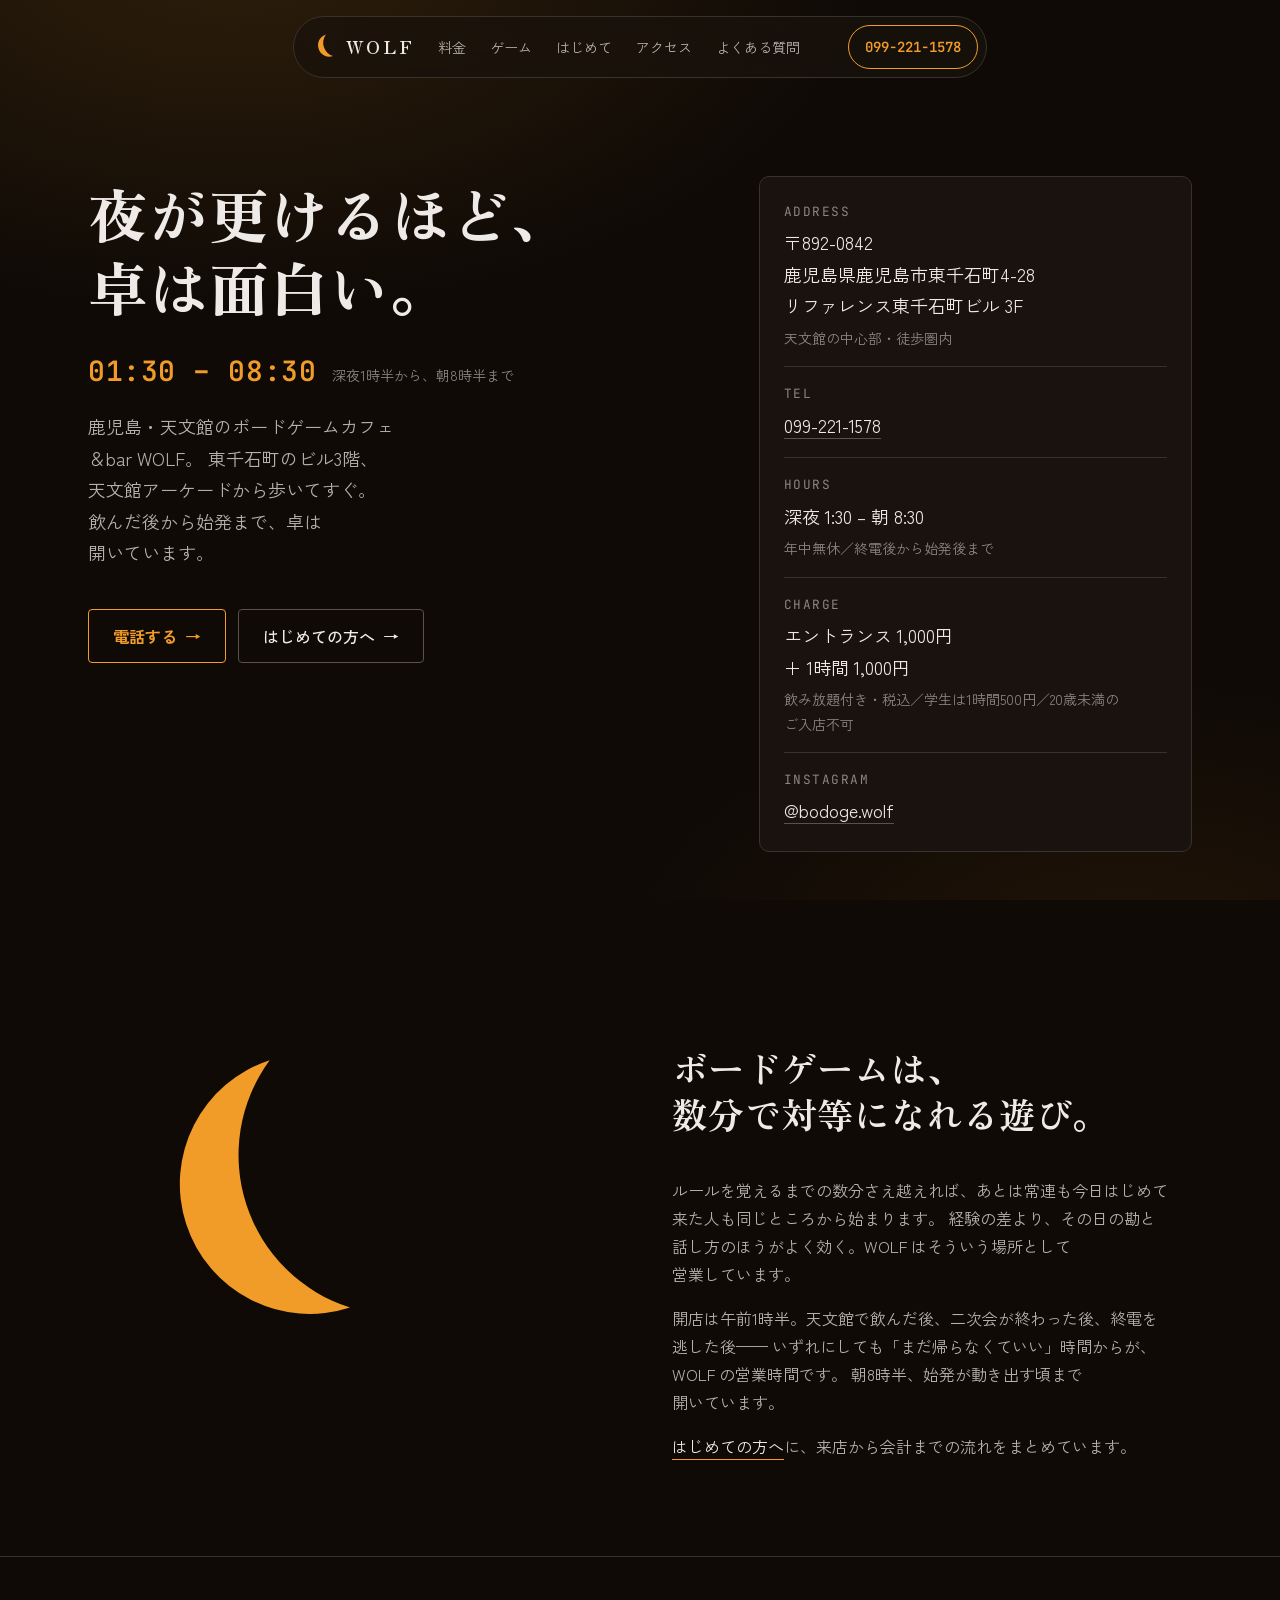
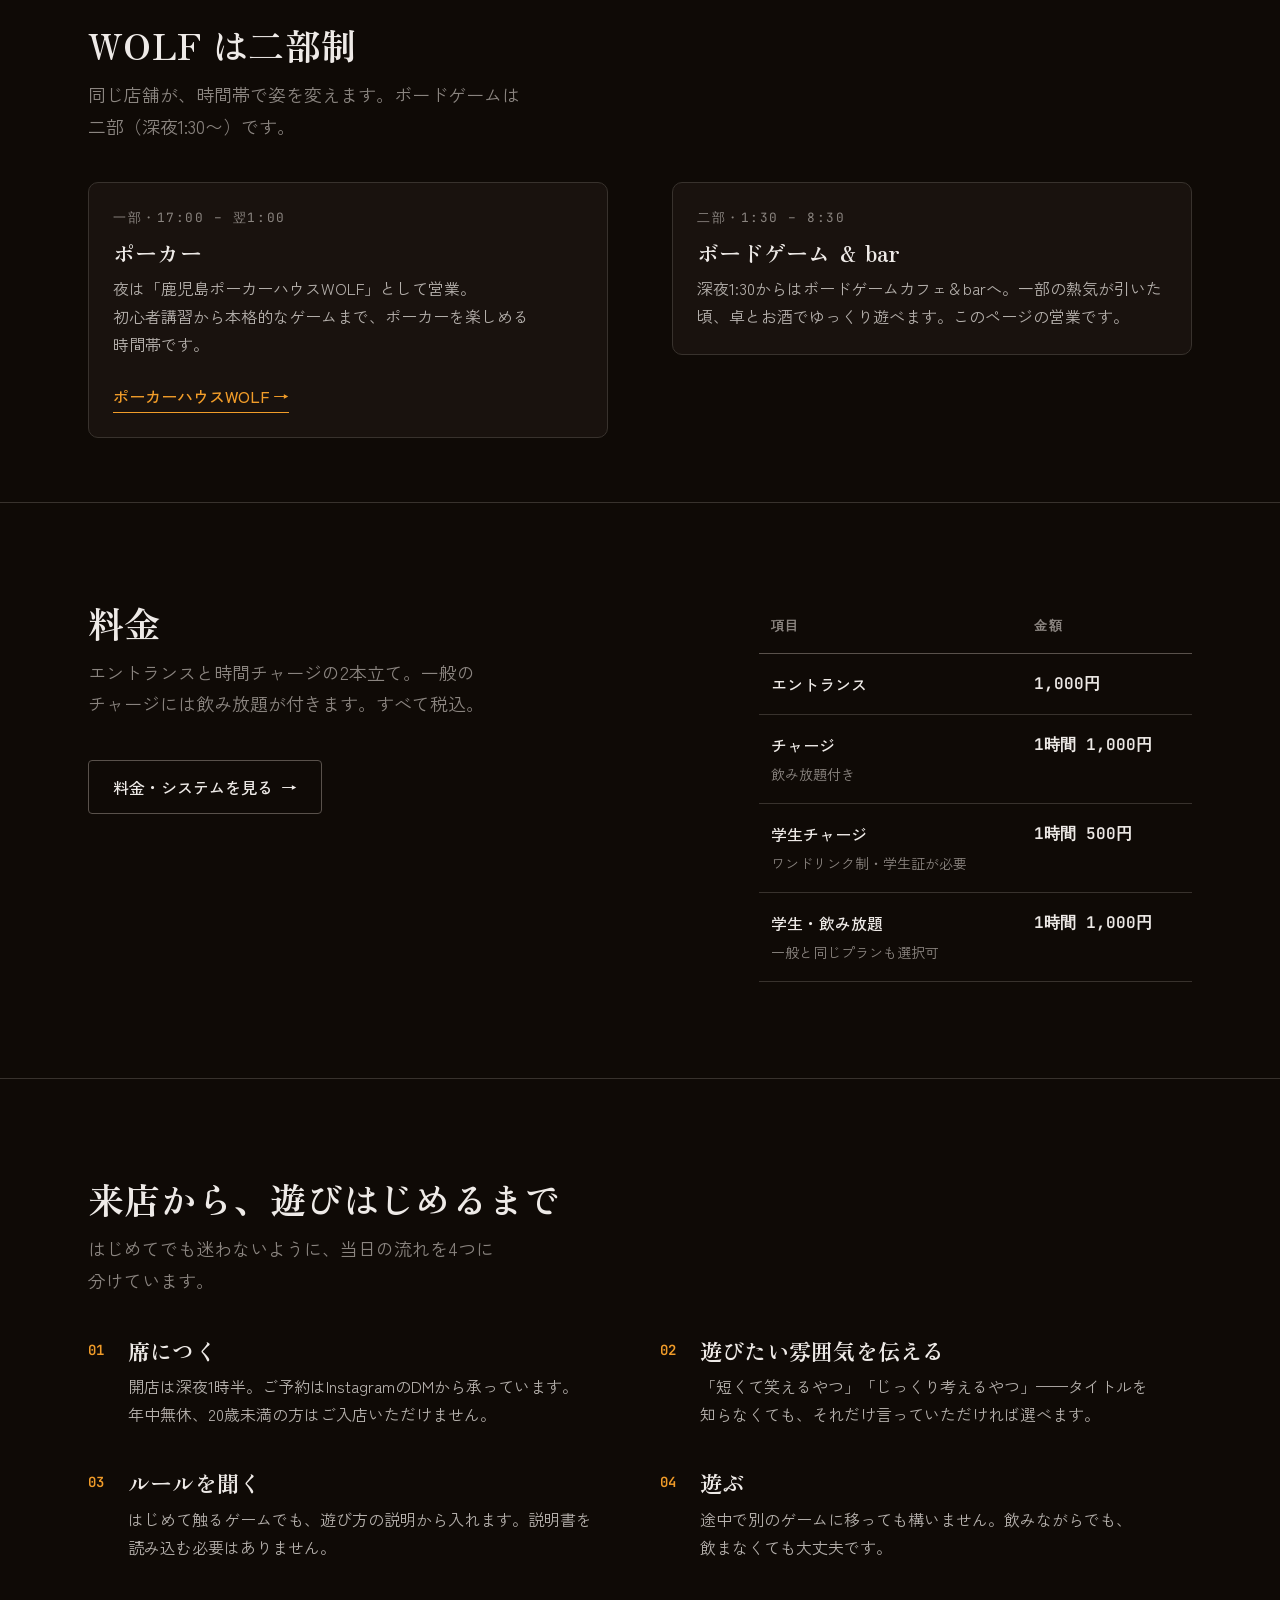
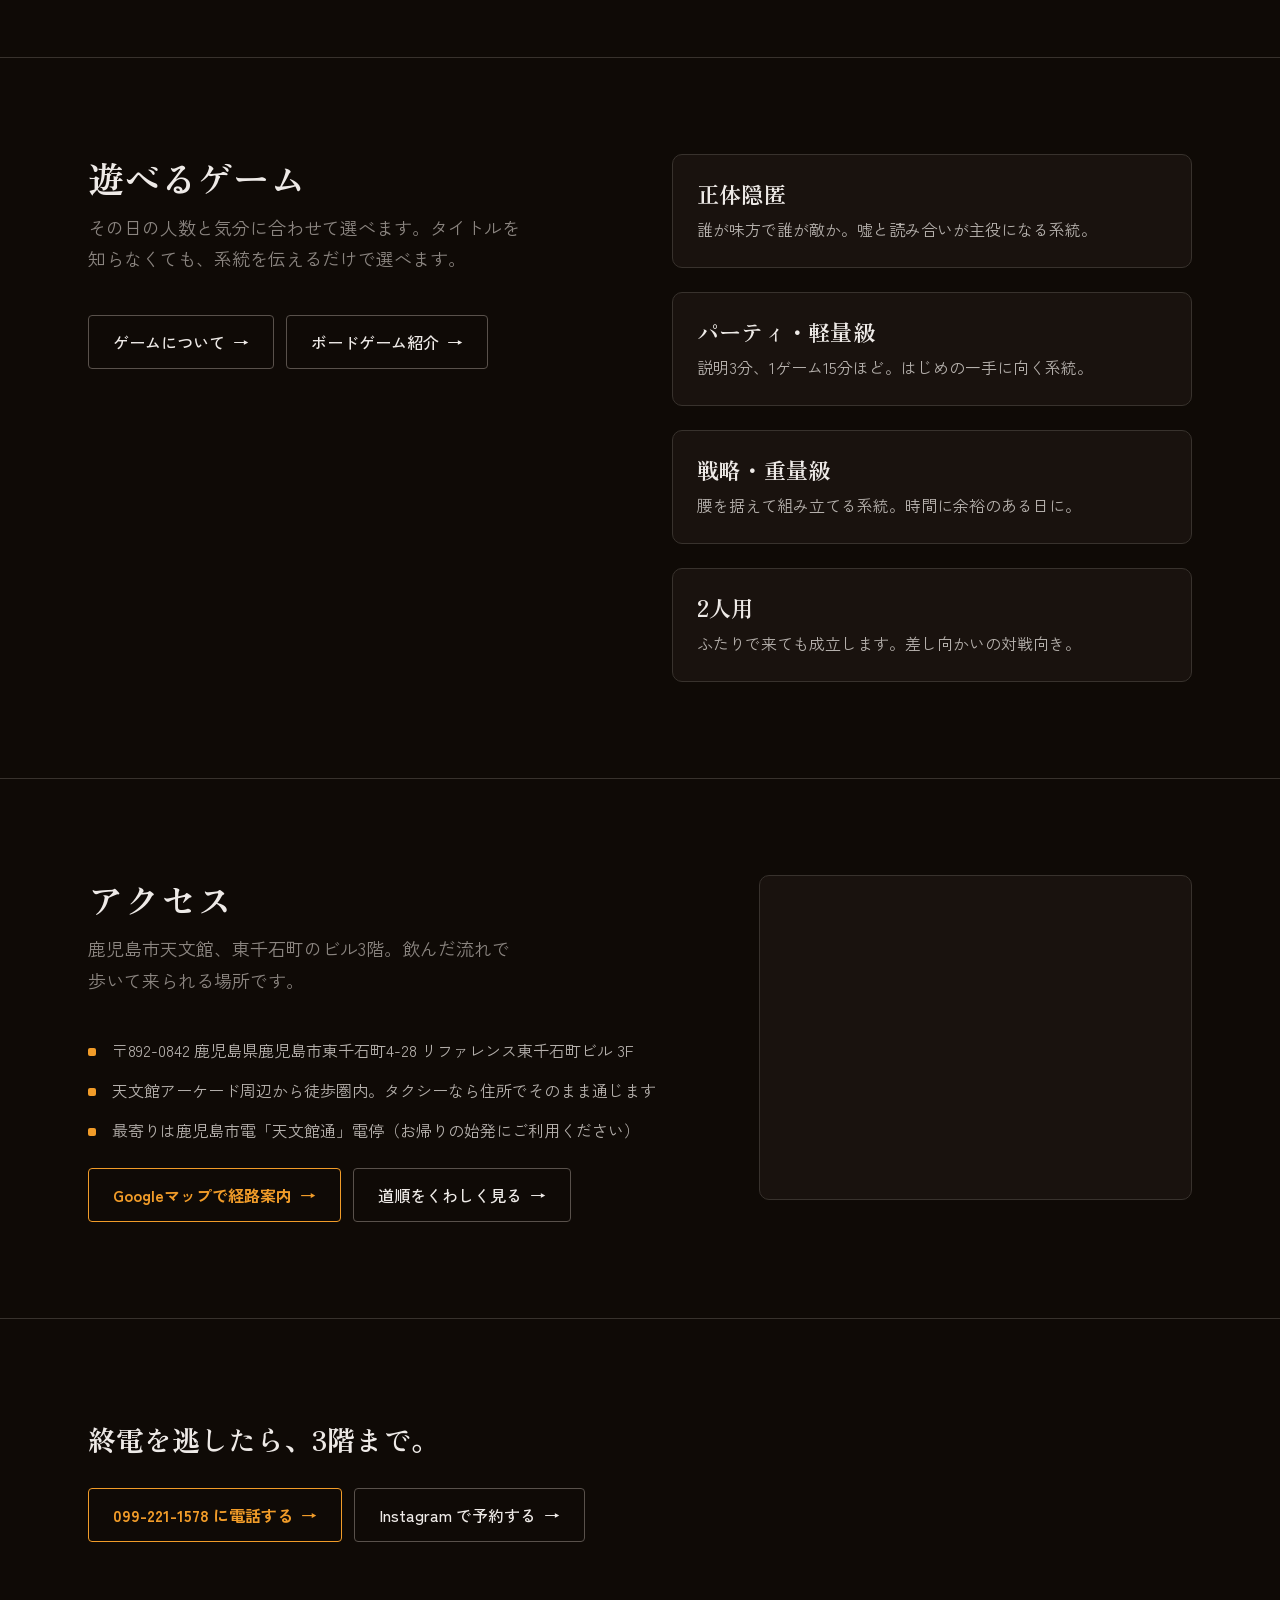
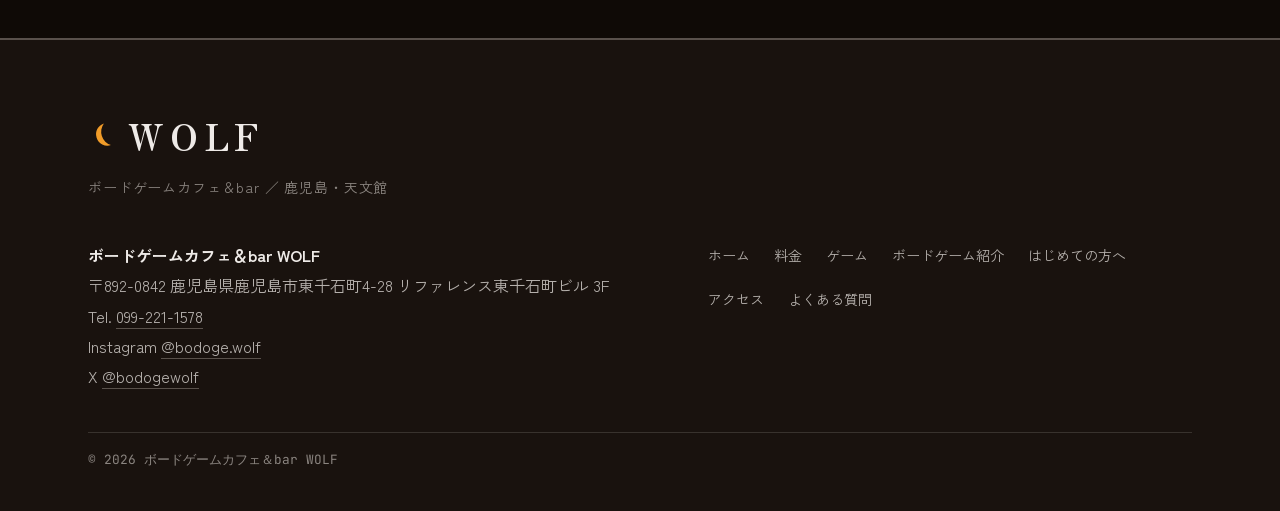
<file: index.html>
<!DOCTYPE html>
<html lang="ja">
<head>
<meta charset="utf-8">
<meta name="viewport" content="width=device-width, initial-scale=1">

<title>ボードゲームカフェ＆bar WOLF｜鹿児島・天文館 深夜1:30〜朝8:30</title>
<meta name="description" content="鹿児島市天文館・東千石町のビル3階。深夜1:30から朝8:30まで営業するボードゲームカフェ＆バー。飲み放題付きチャージ1時間1,000円。二次会の後、始発待ちにも。ひとりでも大丈夫。">
<link rel="canonical" href="https://wolf-tenmonkan.com/">
<meta name="robots" content="index,follow,max-image-preview:large">
<meta name="theme-color" content="#0f0a06">

<meta property="og:type" content="website">
<meta property="og:site_name" content="ボードゲームカフェ＆bar WOLF">
<meta property="og:title" content="ボードゲームカフェ＆bar WOLF｜鹿児島・天文館 深夜1:30〜朝8:30">
<meta property="og:description" content="天文館のビル3階。深夜1:30から朝8:30まで。飲み放題付きチャージ1時間1,000円のボードゲームカフェ＆バー。">
<meta property="og:url" content="https://wolf-tenmonkan.com/">
<meta property="og:locale" content="ja_JP">
<meta name="twitter:card" content="summary_large_image">
<meta name="twitter:site" content="@bodogewolf">
<meta property="og:image" content="https://wolf-tenmonkan.com/img/ogp.png">
<meta property="og:image:width" content="1200">
<meta property="og:image:height" content="630">
<meta name="twitter:image" content="https://wolf-tenmonkan.com/img/ogp.png">

<link rel="icon" href="favicon.svg" type="image/svg+xml">
<link rel="icon" href="img/favicon-64.png" sizes="64x64" type="image/png">
<link rel="apple-touch-icon" href="img/apple-touch-icon.png">
<link rel="preconnect" href="https://fonts.googleapis.com">
<link rel="preconnect" href="https://fonts.gstatic.com" crossorigin>
<link rel="stylesheet" href="https://fonts.googleapis.com/css2?family=JetBrains+Mono:wght@400;600&family=Zen+Kaku+Gothic+New:wght@400;500;700&family=Zen+Old+Mincho:wght@700;900&display=swap">
<link rel="stylesheet" href="css/style.css">

<!--
  構造化データ（JSON-LD）。JSONにコメントは書けないため、補足はここに。

  ・openingHoursSpecification は 01:30–08:30 を全曜日で設定しています。
    定休日ができたら dayOfWeek の配列から該当曜日を削るだけで表現できます。
  ・店内写真を用意したら "image": "https://wolf-tenmonkan.com/img/ogp.jpg" を追加。
-->
<script type="application/ld+json">
{
  "@context": "https://schema.org",
  "@graph": [
    {
      "@type": ["BarOrPub", "CafeOrCoffeeShop"],
      "@id": "https://wolf-tenmonkan.com/#business",
      "name": "ボードゲームカフェ＆bar WOLF",
      "alternateName": ["ボドゲカフェ&bar WOLF", "ボードゲームカフェ＆barウルフ", "WOLF 天文館"],
      "description": "鹿児島市天文館・東千石町にあるボードゲームカフェ＆バー。ひとりでも、はじめてでも遊べます。",
      "url": "https://wolf-tenmonkan.com/",
      "telephone": "+81-99-221-1578",
      "address": {
        "@type": "PostalAddress",
        "streetAddress": "東千石町4-28 リファレンス東千石町ビル 3F",
        "addressLocality": "鹿児島市",
        "addressRegion": "鹿児島県",
        "postalCode": "892-0842",
        "addressCountry": "JP"
      },
      "geo": {
        "@type": "GeoCoordinates",
        "latitude": 31.5916583,
        "longitude": 130.5527471
      },
      "hasMap": "https://maps.google.com/?cid=5036253123957703235",
      "sameAs": [
        "https://www.instagram.com/bodoge.wolf/",
        "https://x.com/bodogewolf",
        "https://maps.google.com/?cid=5036253123957703235"
      ],
      "publicAccess": true,
      "isAccessibleForFree": false,
      "currenciesAccepted": "JPY",
      "paymentAccepted": "現金, クレジットカード",
      "priceRange": "￥2000〜￥5000",
      "image": "https://wolf-tenmonkan.com/img/ogp.png",
      "logo": "https://wolf-tenmonkan.com/img/apple-touch-icon.png",
      "acceptsReservations": "https://www.instagram.com/bodoge.wolf/",
      "areaServed": { "@type": "Place", "name": "鹿児島市・天文館" },
      "keywords": "ボードゲームカフェ, ボードゲームバー, 人狼, 深夜バー, 天文館, 鹿児島市",
      "audience": {
        "@type": "PeopleAudience",
        "suggestedMinAge": 20
      },
      "openingHoursSpecification": [
        {
          "@type": "OpeningHoursSpecification",
          "dayOfWeek": ["Monday","Tuesday","Wednesday","Thursday","Friday","Saturday","Sunday"],
          "opens": "01:30",
          "closes": "08:30"
        }
      ]
    },
    {
      "@type": "WebSite",
      "@id": "https://wolf-tenmonkan.com/#website",
      "url": "https://wolf-tenmonkan.com/",
      "name": "ボードゲームカフェ＆bar WOLF",
      "inLanguage": "ja",
      "publisher": { "@id": "https://wolf-tenmonkan.com/#business" }
    }
  ]
}
</script>
</head>

<body>
<a class="skip" href="#main">本文へスキップ</a>

<header class="nav">
  <nav class="nav__pill" aria-label="メインナビゲーション">
    <a class="nav__brand" href="index.html" aria-label="ボードゲームカフェ＆bar WOLF ホーム">
      <svg class="mark" viewBox="0 0 32 32" aria-hidden="true" focusable="false"><path d="M22.5 3A13 13 0 1 0 22.5 29A16 16 0 0 1 22.5 3Z" fill="currentColor" transform="rotate(-18 16 16)"/></svg>
      <span class="nav__wordmark">WOLF</span>
    </a>

    <button class="nav__toggle" type="button" aria-expanded="false" aria-controls="nav-menu">メニュー</button>

    <ul class="nav__menu" id="nav-menu" data-open="false">
      <li><a href="price.html">料金</a></li>
      <li><a href="games.html">ゲーム</a></li>
      <li><a href="beginner.html">はじめて</a></li>
      <li><a href="access.html">アクセス</a></li>
      <li><a href="faq.html">よくある質問</a></li>
      <li><a class="nav__menu-cta" href="tel:+81992211578">099-221-1578</a></li>
    </ul>

    <a class="nav__cta" href="tel:+81992211578">099-221-1578</a>
  </nav>
</header>

<main id="main">

  <!-- Hero — H2 split diptych: 言葉を左、事実を右 -->
  <section class="hero">
    <div class="container split">
      <div class="enter">
        <h1 class="hero__display">夜が更けるほど、<br>卓は面白い。</h1>
        <p class="hero__hours">
          <span class="hero__hours-num">01:30 – 08:30</span>
          <span class="hero__hours-label">深夜1時半から、朝8時半まで</span>
        </p>
        <p class="hero__lede">
          鹿児島・天文館のボードゲームカフェ＆bar WOLF。
          東千石町のビル3階、天文館アーケードから歩いてすぐ。
          飲んだ後から始発まで、卓は開いています。
        </p>
        <div class="hero__actions">
          <a class="chip chip--primary" href="tel:+81992211578">
            電話する<span class="chip__arrow" aria-hidden="true">→</span>
          </a>
          <a class="chip" href="beginner.html">
            はじめての方へ<span class="chip__arrow" aria-hidden="true">→</span>
          </a>
        </div>
      </div>

      <div class="proof enter enter--2">
        <div class="proof__row">
          <div class="proof__key">Address</div>
          <p class="proof__val">〒892-0842<br>鹿児島県鹿児島市東千石町4-28<br>リファレンス東千石町ビル 3F</p>
          <p class="proof__note">天文館の中心部・徒歩圏内</p>
        </div>
        <div class="proof__row">
          <div class="proof__key">Tel</div>
          <p class="proof__val"><a href="tel:+81992211578">099-221-1578</a></p>
        </div>
        <div class="proof__row">
          <div class="proof__key">Hours</div>
          <p class="proof__val">深夜 1:30 – 朝 8:30</p>
          <p class="proof__note">年中無休／終電後から始発後まで</p>
        </div>
        <div class="proof__row">
          <div class="proof__key">Charge</div>
          <p class="proof__val">エントランス 1,000円<br>＋ 1時間 1,000円</p>
          <p class="proof__note">飲み放題付き・税込／学生は1時間500円／20歳未満のご入店不可</p>
        </div>
        <div class="proof__row">
          <div class="proof__key">Instagram</div>
          <p class="proof__val"><a href="https://www.instagram.com/bodoge.wolf/" rel="me noopener" target="_blank">@bodoge.wolf</a></p>
        </div>
      </div>
    </div>
  </section>

  <!-- WOLF について — 反転ダイプティク -->
  <section class="section">
    <div class="container split split--even split--flip">
      <div>
        <div class="head">
          <h2 class="head__title">ボードゲームは、<br>数分で対等になれる遊び。</h2>
        </div>
        <div class="prose">
          <p>
            ルールを覚えるまでの数分さえ越えれば、あとは常連も今日はじめて来た人も同じところから始まります。
            経験の差より、その日の勘と話し方のほうがよく効く。WOLF はそういう場所として営業しています。
          </p>
          <p>
            開店は午前1時半。天文館で飲んだ後、二次会が終わった後、終電を逃した後——
            いずれにしても「まだ帰らなくていい」時間からが、WOLF の営業時間です。
            朝8時半、始発が動き出す頃まで開いています。
          </p>
          <p><a href="beginner.html">はじめての方へ</a>に、来店から会計までの流れをまとめています。</p>
        </div>
      </div>

      <div>
        <svg class="mark mark--xl" viewBox="0 0 32 32" role="img" aria-label="WOLF のシンボルマーク（三日月）"><path d="M22.5 3A13 13 0 1 0 22.5 29A16 16 0 0 1 22.5 3Z" fill="currentColor" transform="rotate(-18 16 16)"/></svg>
      </div>
    </div>
  </section>

  <!-- 二部制 -->
  <section class="section section--tight">
    <div class="container">
      <div class="head">
        <h2 class="head__title">WOLF は二部制</h2>
        <p class="head__sub">同じ店舗が、時間帯で姿を変えます。ボードゲームは二部（深夜1:30〜）です。</p>
      </div>
      <div class="split split--even">
        <div class="card">
          <div class="proof__key">一部・17:00 – 翌1:00</div>
          <h3 class="card__title">ポーカー</h3>
          <p class="card__body">夜は「鹿児島ポーカーハウスWOLF」として営業。初心者講習から本格的なゲームまで、ポーカーを楽しめる時間帯です。</p>
          <p class="mt-lg"><a class="tlink" href="https://www.pokerhouse-wolf.com/" rel="noopener" target="_blank">ポーカーハウスWOLF<span class="chip__arrow" aria-hidden="true">→</span></a></p>
        </div>
        <div class="card">
          <div class="proof__key">二部・1:30 – 8:30</div>
          <h3 class="card__title">ボードゲーム ＆ bar</h3>
          <p class="card__body">深夜1:30からはボードゲームカフェ＆barへ。一部の熱気が引いた頃、卓とお酒でゆっくり遊べます。このページの営業です。</p>
        </div>
      </div>
    </div>
  </section>

  <!-- 料金 — F3 tabular spec sheet -->
  <section class="section">
    <div class="container split">
      <div>
        <div class="head">
          <h2 class="head__title">料金</h2>
          <p class="head__sub">エントランスと時間チャージの2本立て。一般のチャージには飲み放題が付きます。すべて税込。</p>
        </div>
        <a class="chip" href="price.html">料金・システムを見る<span class="chip__arrow" aria-hidden="true">→</span></a>
      </div>

      <div class="table-scroll">
        <table class="spec">
          <caption class="visually-hidden">料金の概要</caption>
          <thead>
            <tr><th scope="col">項目</th><th scope="col">金額</th></tr>
          </thead>
          <tbody>
            <tr><th scope="row">エントランス</th><td>1,000円</td></tr>
            <tr><th scope="row">チャージ<span class="spec__note"><br>飲み放題付き</span></th><td>1時間 1,000円</td></tr>
            <tr><th scope="row">学生チャージ<span class="spec__note"><br>ワンドリンク制・学生証が必要</span></th><td>1時間 500円</td></tr>
            <tr><th scope="row">学生・飲み放題<span class="spec__note"><br>一般と同じプランも選択可</span></th><td>1時間 1,000円</td></tr>
          </tbody>
        </table>
      </div>
    </div>
  </section>

  <!-- 来店の流れ — F4 step sequence -->
  <section class="section">
    <div class="container">
      <div class="head">
        <h2 class="head__title">来店から、遊びはじめるまで</h2>
        <p class="head__sub">はじめてでも迷わないように、当日の流れを4つに分けています。</p>
      </div>

      <ol class="steps">
        <li class="step">
          <h3 class="step__title">席につく</h3>
          <p class="step__body">開店は深夜1時半。ご予約は<a href="https://www.instagram.com/bodoge.wolf/" rel="noopener" target="_blank">Instagram</a>のDMから承っています。年中無休、20歳未満の方はご入店いただけません。</p>
        </li>
        <li class="step">
          <h3 class="step__title">遊びたい雰囲気を伝える</h3>
          <p class="step__body">「短くて笑えるやつ」「じっくり考えるやつ」——タイトルを知らなくても、それだけ言っていただければ選べます。</p>
        </li>
        <li class="step">
          <h3 class="step__title">ルールを聞く</h3>
          <p class="step__body">はじめて触るゲームでも、遊び方の説明から入れます。説明書を読み込む必要はありません。</p>
        </li>
        <li class="step">
          <h3 class="step__title">遊ぶ</h3>
          <p class="step__body">途中で別のゲームに移っても構いません。飲みながらでも、飲まなくても大丈夫です。</p>
        </li>
      </ol>
    </div>
  </section>

  <!-- ゲーム — 反転ダイプティク -->
  <section class="section">
    <div class="container split split--even split--flip">
      <div class="cards">
        <div class="card">
          <h3 class="card__title">正体隠匿</h3>
          <p class="card__body">誰が味方で誰が敵か。嘘と読み合いが主役になる系統。</p>
        </div>
        <div class="card">
          <h3 class="card__title">パーティ・軽量級</h3>
          <p class="card__body">説明3分、1ゲーム15分ほど。はじめの一手に向く系統。</p>
        </div>
        <div class="card">
          <h3 class="card__title">戦略・重量級</h3>
          <p class="card__body">腰を据えて組み立てる系統。時間に余裕のある日に。</p>
        </div>
        <div class="card">
          <h3 class="card__title">2人用</h3>
          <p class="card__body">ふたりで来ても成立します。差し向かいの対戦向き。</p>
        </div>
      </div>

      <div>
        <div class="head">
          <h2 class="head__title">遊べるゲーム</h2>
          <p class="head__sub">その日の人数と気分に合わせて選べます。タイトルを知らなくても、系統を伝えるだけで選べます。</p>
        </div>
        <div class="hero__actions">
          <a class="chip" href="games.html">ゲームについて<span class="chip__arrow" aria-hidden="true">→</span></a>
          <a class="chip" href="gamelist.html">ボードゲーム紹介<span class="chip__arrow" aria-hidden="true">→</span></a>
        </div>
      </div>
    </div>
  </section>

  <!-- アクセス -->
  <section class="section">
    <div class="container split">
      <div>
        <div class="head">
          <h2 class="head__title">アクセス</h2>
          <p class="head__sub">鹿児島市天文館、東千石町のビル3階。飲んだ流れで歩いて来られる場所です。</p>
        </div>
        <ul class="ticks">
          <li>〒892-0842 鹿児島県鹿児島市東千石町4-28 リファレンス東千石町ビル 3F</li>
          <li>天文館アーケード周辺から徒歩圏内。タクシーなら住所でそのまま通じます</li>
          <li>最寄りは鹿児島市電「天文館通」電停（お帰りの始発にご利用ください）</li>
        </ul>
        <div class="close-strip__actions">
          <a class="chip chip--primary" href="https://www.google.com/maps/dir/?api=1&amp;destination=31.5916583%2C130.5527471" rel="noopener" target="_blank">Googleマップで経路案内<span class="chip__arrow" aria-hidden="true">→</span></a>
          <a class="chip" href="access.html">道順をくわしく見る<span class="chip__arrow" aria-hidden="true">→</span></a>
        </div>
      </div>

      <div class="map">
        <iframe
          title="ボードゲームカフェ＆bar WOLF の地図"
          src="https://www.google.com/maps?q=31.5916583,130.5527471&hl=ja&z=18&output=embed"
          loading="lazy"
          referrerpolicy="no-referrer-when-downgrade"
          allowfullscreen></iframe>
      </div>
    </div>
  </section>

  <section class="close-strip">
    <div class="container">
      <p class="close-strip__line">終電を逃したら、3階まで。</p>
      <div class="close-strip__actions">
        <a class="chip chip--primary" href="tel:+81992211578">099-221-1578 に電話する<span class="chip__arrow" aria-hidden="true">→</span></a>
        <a class="chip" href="https://www.instagram.com/bodoge.wolf/" rel="noopener" target="_blank">Instagram で予約する<span class="chip__arrow" aria-hidden="true">→</span></a>
      </div>
    </div>
  </section>

</main>

<footer class="foot">
  <div class="container">
    <div class="foot__mast">
      <svg class="mark" viewBox="0 0 32 32" aria-hidden="true" focusable="false"><path d="M22.5 3A13 13 0 1 0 22.5 29A16 16 0 0 1 22.5 3Z" fill="currentColor" transform="rotate(-18 16 16)"/></svg>
      <span class="foot__wordmark">WOLF</span>
    </div>
    <p class="foot__tagline">ボードゲームカフェ＆bar ／ 鹿児島・天文館</p>

    <div class="foot__grid">
      <address class="foot__nap">
        <span class="foot__name">ボードゲームカフェ＆bar WOLF</span><br>
        〒892-0842 鹿児島県鹿児島市東千石町4-28 リファレンス東千石町ビル 3F<br>
        Tel. <a href="tel:+81992211578">099-221-1578</a><br>
        Instagram <a href="https://www.instagram.com/bodoge.wolf/" rel="me noopener" target="_blank">@bodoge.wolf</a><br>
        X <a href="https://x.com/bodogewolf" rel="me noopener" target="_blank">@bodogewolf</a>
      </address>

      <ul class="foot__links">
        <li><a href="index.html">ホーム</a></li>
        <li><a href="price.html">料金</a></li>
        <li><a href="games.html">ゲーム</a></li>
        <li><a href="gamelist.html">ボードゲーム紹介</a></li>
        <li><a href="beginner.html">はじめての方へ</a></li>
        <li><a href="access.html">アクセス</a></li>
        <li><a href="faq.html">よくある質問</a></li>
      </ul>
    </div>

    <p class="foot__legal">© 2026 ボードゲームカフェ＆bar WOLF</p>
  </div>
</footer>

<script src="js/site.js" defer></script>
</body>
</html>
</file>
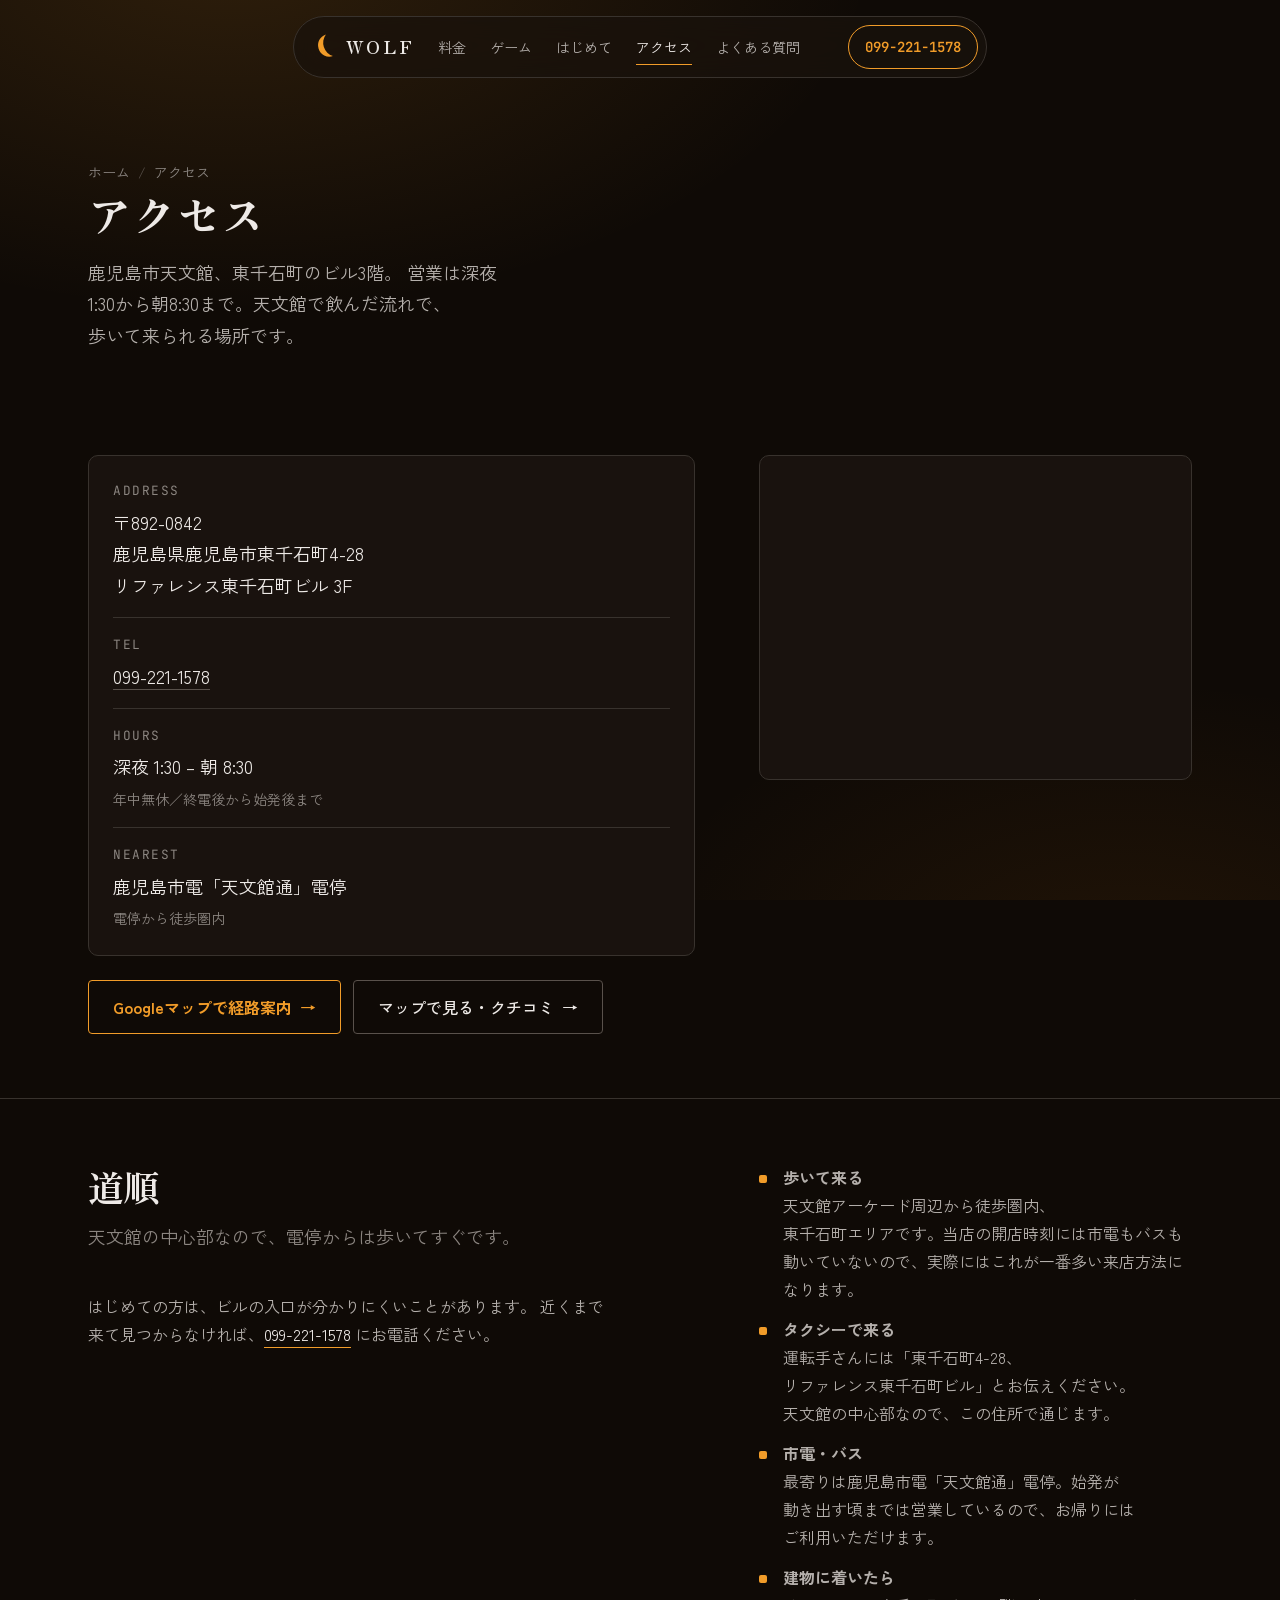
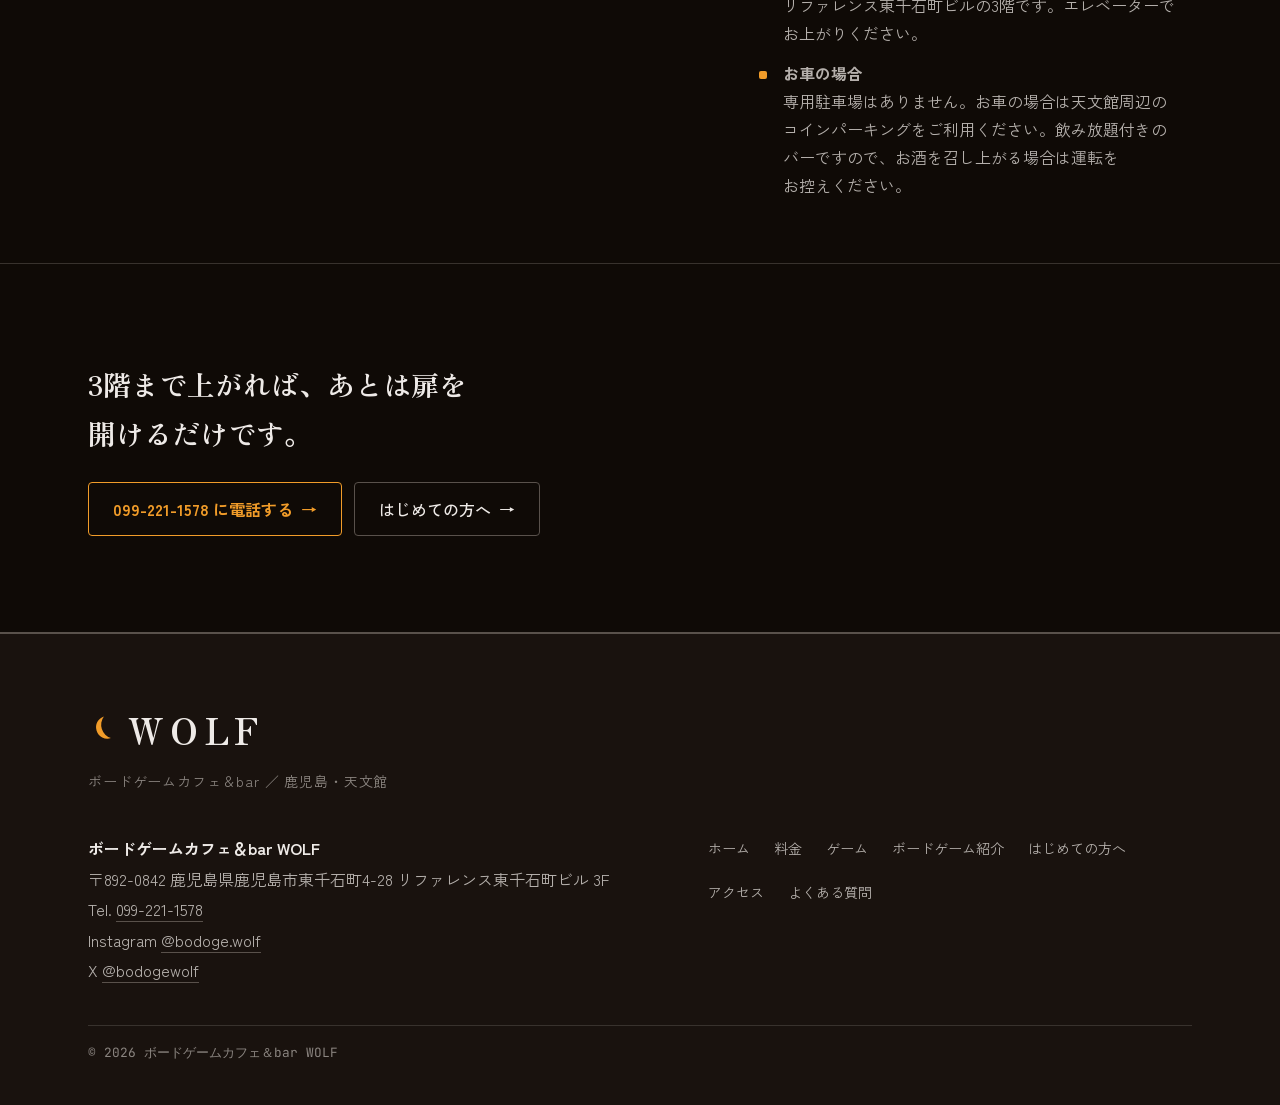
<file: access.html>
<!DOCTYPE html>
<html lang="ja">
<head>
<meta charset="utf-8">
<meta name="viewport" content="width=device-width, initial-scale=1">

<title>アクセス・地図｜ボードゲームカフェ＆bar WOLF（鹿児島市東千石町・天文館）</title>
<meta name="description" content="ボードゲームカフェ＆bar WOLF へのアクセス。〒892-0842 鹿児島県鹿児島市東千石町4-28 リファレンス東千石町ビル3F。天文館の中心部、徒歩圏内。深夜1:30〜朝8:30営業。地図と道順はこちら。">
<link rel="canonical" href="https://wolf-tenmonkan.com/access.html">
<meta name="robots" content="index,follow,max-image-preview:large">
<meta name="theme-color" content="#0f0a06">

<meta property="og:type" content="article">
<meta property="og:site_name" content="ボードゲームカフェ＆bar WOLF">
<meta property="og:title" content="アクセス・地図｜ボードゲームカフェ＆bar WOLF">
<meta property="og:description" content="鹿児島市東千石町4-28 リファレンス東千石町ビル3F。市電「天文館通」電停すぐ。">
<meta property="og:url" content="https://wolf-tenmonkan.com/access.html">
<meta property="og:locale" content="ja_JP">
<meta name="twitter:card" content="summary_large_image">
<meta name="twitter:site" content="@bodogewolf">
<meta property="og:image" content="https://wolf-tenmonkan.com/img/ogp.png">
<meta property="og:image:width" content="1200">
<meta property="og:image:height" content="630">
<meta name="twitter:image" content="https://wolf-tenmonkan.com/img/ogp.png">

<link rel="icon" href="favicon.svg" type="image/svg+xml">
<link rel="icon" href="img/favicon-64.png" sizes="64x64" type="image/png">
<link rel="apple-touch-icon" href="img/apple-touch-icon.png">
<link rel="preconnect" href="https://fonts.googleapis.com">
<link rel="preconnect" href="https://fonts.gstatic.com" crossorigin>
<link rel="stylesheet" href="https://fonts.googleapis.com/css2?family=JetBrains+Mono:wght@400;600&family=Zen+Kaku+Gothic+New:wght@400;500;700&family=Zen+Old+Mincho:wght@700;900&display=swap">
<link rel="stylesheet" href="css/style.css">

<script type="application/ld+json">
{
  "@context": "https://schema.org",
  "@graph": [
    {
      "@type": "BreadcrumbList",
      "itemListElement": [
        { "@type": "ListItem", "position": 1, "name": "ホーム", "item": "https://wolf-tenmonkan.com/" },
        { "@type": "ListItem", "position": 2, "name": "アクセス", "item": "https://wolf-tenmonkan.com/access.html" }
      ]
    },
    {
      "@type": "Place",
      "name": "ボードゲームカフェ＆bar WOLF",
      "address": {
        "@type": "PostalAddress",
        "streetAddress": "東千石町4-28 リファレンス東千石町ビル 3F",
        "addressLocality": "鹿児島市",
        "addressRegion": "鹿児島県",
        "postalCode": "892-0842",
        "addressCountry": "JP"
      },
      "geo": {
        "@type": "GeoCoordinates",
        "latitude": 31.5916583,
        "longitude": 130.5527471
      },
      "hasMap": "https://maps.google.com/?cid=5036253123957703235"
    }
  ]
}
</script>
</head>

<body>
<a class="skip" href="#main">本文へスキップ</a>

<header class="nav">
  <nav class="nav__pill" aria-label="メインナビゲーション">
    <a class="nav__brand" href="index.html" aria-label="ボードゲームカフェ＆bar WOLF ホーム">
      <svg class="mark" viewBox="0 0 32 32" aria-hidden="true" focusable="false"><path d="M22.5 3A13 13 0 1 0 22.5 29A16 16 0 0 1 22.5 3Z" fill="currentColor" transform="rotate(-18 16 16)"/></svg>
      <span class="nav__wordmark">WOLF</span>
    </a>
    <button class="nav__toggle" type="button" aria-expanded="false" aria-controls="nav-menu">メニュー</button>
    <ul class="nav__menu" id="nav-menu" data-open="false">
      <li><a href="price.html">料金</a></li>
      <li><a href="games.html">ゲーム</a></li>
      <li><a href="beginner.html">はじめて</a></li>
      <li><a href="access.html">アクセス</a></li>
      <li><a href="faq.html">よくある質問</a></li>
      <li><a class="nav__menu-cta" href="tel:+81992211578">099-221-1578</a></li>
    </ul>
    <a class="nav__cta" href="tel:+81992211578">099-221-1578</a>
  </nav>
</header>

<main id="main">
  <section class="pagehead">
    <div class="container">
      <nav class="crumbs" aria-label="パンくずリスト">
        <a href="index.html">ホーム</a>
        <span class="crumbs__sep" aria-hidden="true">/</span>
        <span aria-current="page">アクセス</span>
      </nav>
      <h1 class="pagehead__title enter">アクセス</h1>
      <p class="pagehead__lede enter enter--2">
        鹿児島市天文館、東千石町のビル3階。
        営業は深夜1:30から朝8:30まで。天文館で飲んだ流れで、歩いて来られる場所です。
      </p>
    </div>
  </section>

  <section class="section section--tight">
    <div class="container split">
      <div>
        <div class="proof">
          <div class="proof__row">
            <div class="proof__key">Address</div>
            <p class="proof__val">〒892-0842<br>鹿児島県鹿児島市東千石町4-28<br>リファレンス東千石町ビル 3F</p>
          </div>
          <div class="proof__row">
            <div class="proof__key">Tel</div>
            <p class="proof__val"><a href="tel:+81992211578">099-221-1578</a></p>
          </div>
          <div class="proof__row">
            <div class="proof__key">Hours</div>
            <p class="proof__val">深夜 1:30 – 朝 8:30</p>
            <p class="proof__note">年中無休／終電後から始発後まで</p>
          </div>
          <div class="proof__row">
            <div class="proof__key">Nearest</div>
            <p class="proof__val">鹿児島市電「天文館通」電停</p>
            <p class="proof__note">電停から徒歩圏内</p>
          </div>
        </div>

        <div class="close-strip__actions">
          <a class="chip chip--primary" href="https://www.google.com/maps/dir/?api=1&amp;destination=31.5916583%2C130.5527471" rel="noopener" target="_blank">
            Googleマップで経路案内<span class="chip__arrow" aria-hidden="true">→</span>
          </a>
          <a class="chip" href="https://maps.google.com/?cid=5036253123957703235" rel="noopener" target="_blank">
            マップで見る・クチコミ<span class="chip__arrow" aria-hidden="true">→</span>
          </a>
        </div>
      </div>

      <div class="map">
        <iframe
          title="ボードゲームカフェ＆bar WOLF の地図"
          src="https://www.google.com/maps?q=31.5916583,130.5527471&hl=ja&z=18&output=embed"
          loading="lazy"
          referrerpolicy="no-referrer-when-downgrade"
          allowfullscreen></iframe>
      </div>
    </div>
  </section>

  <section class="section section--tight">
    <div class="container split split--flip">
      <div>
        <ul class="ticks">
          <li><strong>歩いて来る</strong><br>
            天文館アーケード周辺から徒歩圏内、東千石町エリアです。当店の開店時刻には市電もバスも動いていないので、実際にはこれが一番多い来店方法になります。</li>
          <li><strong>タクシーで来る</strong><br>
            運転手さんには「東千石町4-28、リファレンス東千石町ビル」とお伝えください。天文館の中心部なので、この住所で通じます。</li>
          <li><strong>市電・バス</strong><br>
            最寄りは鹿児島市電「天文館通」電停。始発が動き出す頃までは営業しているので、お帰りにはご利用いただけます。</li>
          <li><strong>建物に着いたら</strong><br>
            リファレンス東千石町ビルの3階です。エレベーターでお上がりください。</li>
          <li><strong>お車の場合</strong><br>
            専用駐車場はありません。お車の場合は天文館周辺のコインパーキングをご利用ください。飲み放題付きのバーですので、お酒を召し上がる場合は運転をお控えください。</li>
        </ul>
      </div>

      <div>
        <div class="head">
          <h2 class="head__title">道順</h2>
          <p class="head__sub">天文館の中心部なので、電停からは歩いてすぐです。</p>
        </div>
        <div class="prose">
          <p>
            はじめての方は、ビルの入口が分かりにくいことがあります。
            近くまで来て見つからなければ、<a href="tel:+81992211578">099-221-1578</a> にお電話ください。
          </p>
        </div>
      </div>
    </div>
  </section>

  <section class="close-strip">
    <div class="container">
      <p class="close-strip__line">3階まで上がれば、あとは扉を開けるだけです。</p>
      <div class="close-strip__actions">
        <a class="chip chip--primary" href="tel:+81992211578">099-221-1578 に電話する<span class="chip__arrow" aria-hidden="true">→</span></a>
        <a class="chip" href="beginner.html">はじめての方へ<span class="chip__arrow" aria-hidden="true">→</span></a>
      </div>
    </div>
  </section>
</main>

<footer class="foot">
  <div class="container">
    <div class="foot__mast">
      <svg class="mark" viewBox="0 0 32 32" aria-hidden="true" focusable="false"><path d="M22.5 3A13 13 0 1 0 22.5 29A16 16 0 0 1 22.5 3Z" fill="currentColor" transform="rotate(-18 16 16)"/></svg>
      <span class="foot__wordmark">WOLF</span>
    </div>
    <p class="foot__tagline">ボードゲームカフェ＆bar ／ 鹿児島・天文館</p>
    <div class="foot__grid">
      <address class="foot__nap">
        <span class="foot__name">ボードゲームカフェ＆bar WOLF</span><br>
        〒892-0842 鹿児島県鹿児島市東千石町4-28 リファレンス東千石町ビル 3F<br>
        Tel. <a href="tel:+81992211578">099-221-1578</a><br>
        Instagram <a href="https://www.instagram.com/bodoge.wolf/" rel="me noopener" target="_blank">@bodoge.wolf</a><br>
        X <a href="https://x.com/bodogewolf" rel="me noopener" target="_blank">@bodogewolf</a>
      </address>
      <ul class="foot__links">
        <li><a href="index.html">ホーム</a></li>
        <li><a href="price.html">料金</a></li>
        <li><a href="games.html">ゲーム</a></li>
        <li><a href="gamelist.html">ボードゲーム紹介</a></li>
        <li><a href="beginner.html">はじめての方へ</a></li>
        <li><a href="access.html">アクセス</a></li>
        <li><a href="faq.html">よくある質問</a></li>
      </ul>
    </div>
    <p class="foot__legal">© 2026 ボードゲームカフェ＆bar WOLF</p>
  </div>
</footer>

<script src="js/site.js" defer></script>
</body>
</html>
</file>
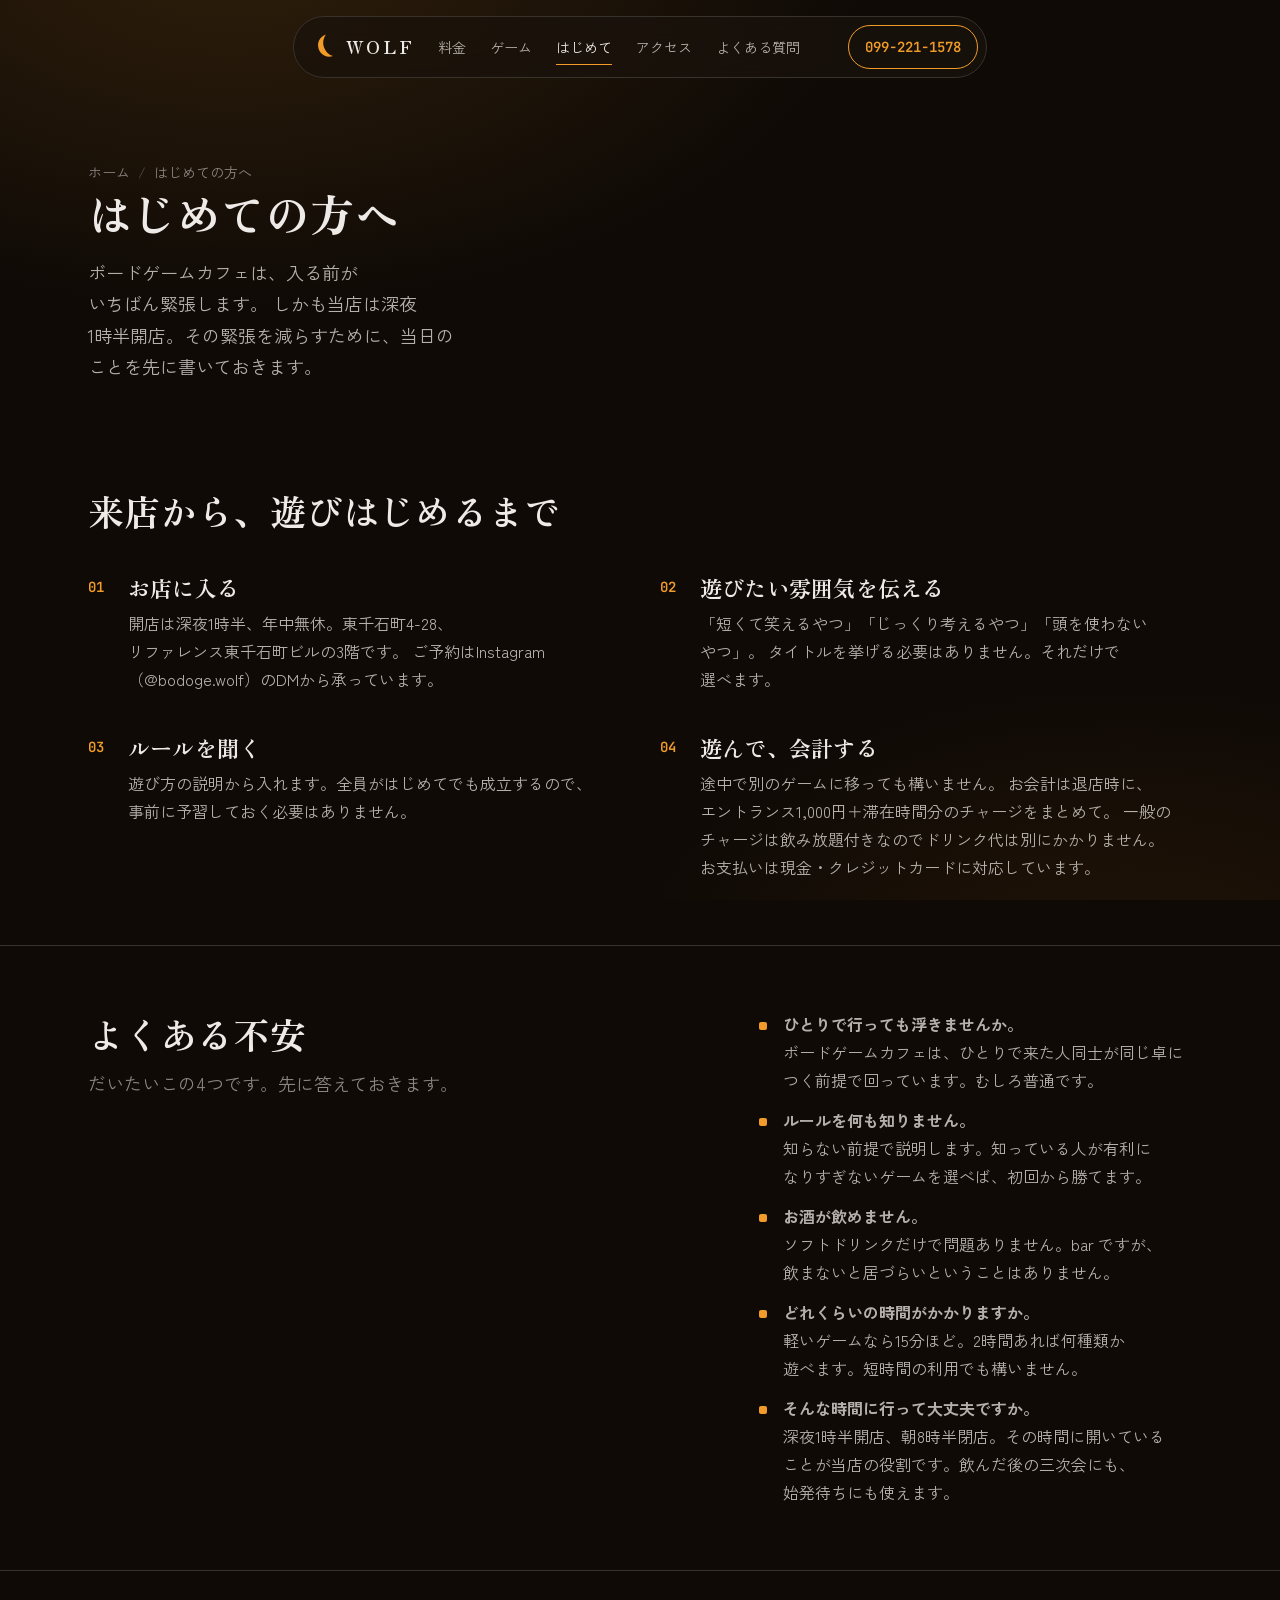
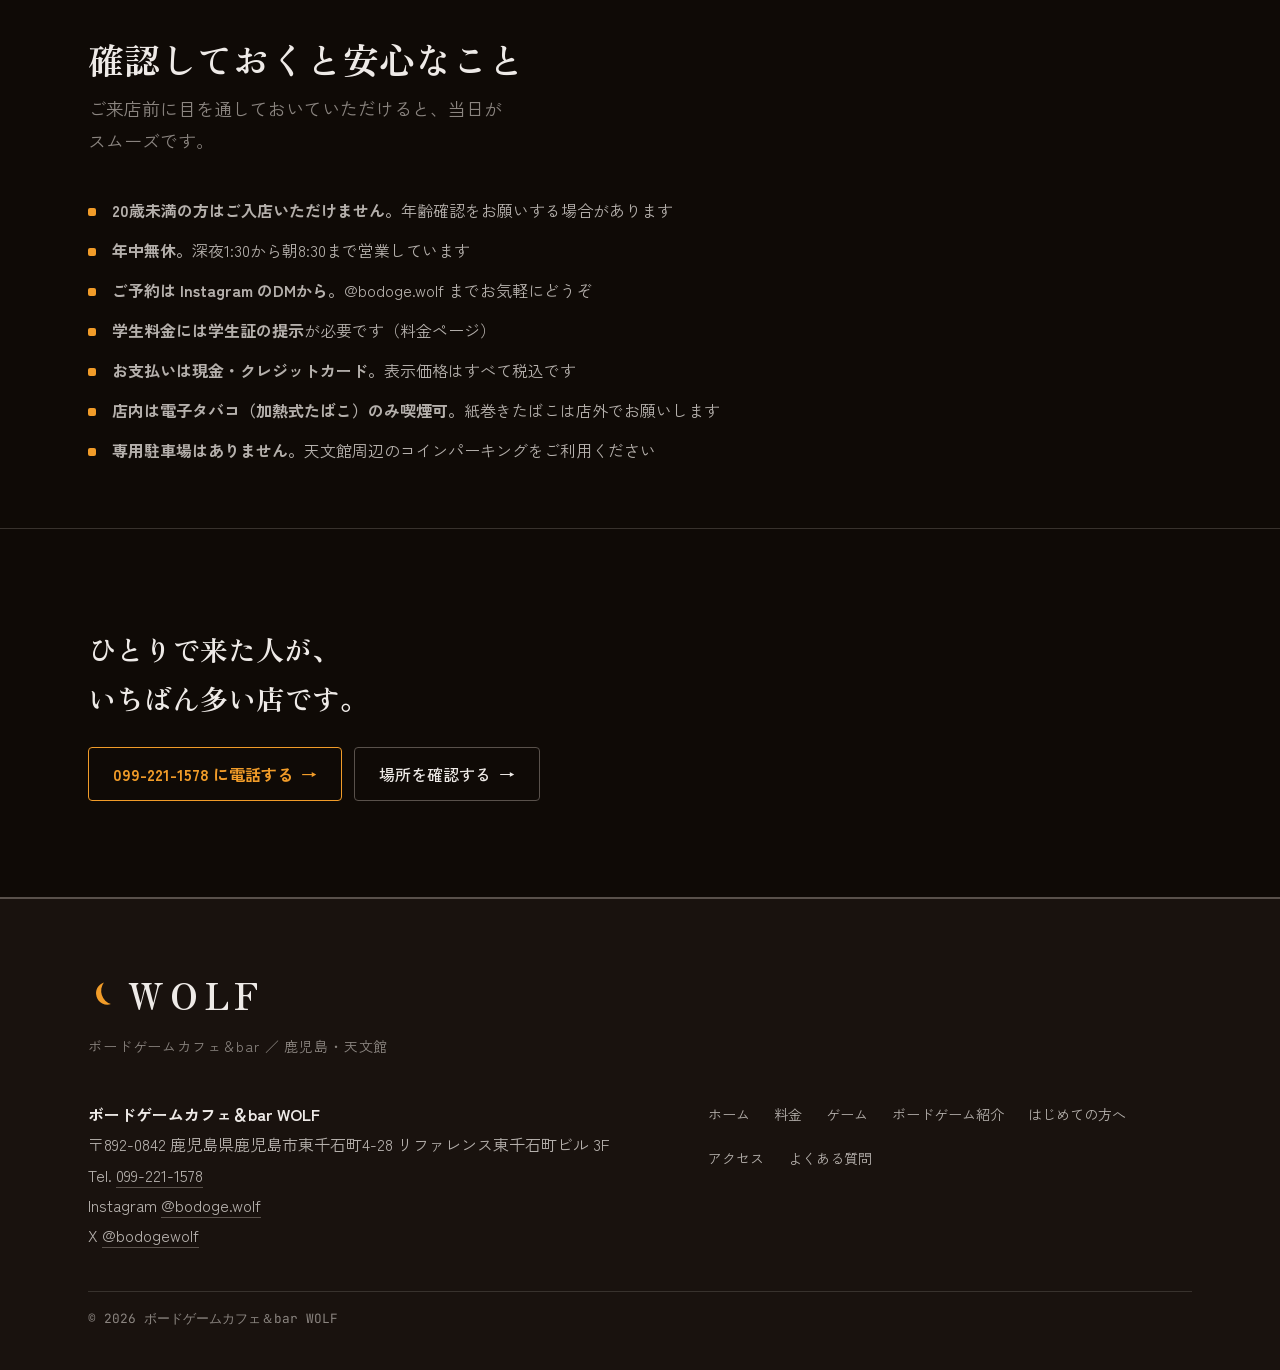
<file: beginner.html>
<!DOCTYPE html>
<html lang="ja">
<head>
<meta charset="utf-8">
<meta name="viewport" content="width=device-width, initial-scale=1">

<title>はじめての方へ｜ボードゲームカフェ＆bar WOLF（鹿児島・天文館）</title>
<meta name="description" content="ボードゲームがはじめてでも、ひとりでも大丈夫。深夜1:30〜朝8:30営業、鹿児島・天文館のボードゲームカフェ＆bar WOLF の来店の流れと、よくある不安への答えをまとめました。">
<link rel="canonical" href="https://wolf-tenmonkan.com/beginner.html">
<meta name="robots" content="index,follow,max-image-preview:large">
<meta name="theme-color" content="#0f0a06">

<meta property="og:type" content="article">
<meta property="og:site_name" content="ボードゲームカフェ＆bar WOLF">
<meta property="og:title" content="はじめての方へ｜ボードゲームカフェ＆bar WOLF">
<meta property="og:description" content="ひとりでも、ルールを知らなくても大丈夫。来店から遊びはじめるまでの流れ。">
<meta property="og:url" content="https://wolf-tenmonkan.com/beginner.html">
<meta property="og:locale" content="ja_JP">
<meta name="twitter:card" content="summary_large_image">
<meta name="twitter:site" content="@bodogewolf">
<meta property="og:image" content="https://wolf-tenmonkan.com/img/ogp.png">
<meta property="og:image:width" content="1200">
<meta property="og:image:height" content="630">
<meta name="twitter:image" content="https://wolf-tenmonkan.com/img/ogp.png">

<link rel="icon" href="favicon.svg" type="image/svg+xml">
<link rel="icon" href="img/favicon-64.png" sizes="64x64" type="image/png">
<link rel="apple-touch-icon" href="img/apple-touch-icon.png">
<link rel="preconnect" href="https://fonts.googleapis.com">
<link rel="preconnect" href="https://fonts.gstatic.com" crossorigin>
<link rel="stylesheet" href="https://fonts.googleapis.com/css2?family=JetBrains+Mono:wght@400;600&family=Zen+Kaku+Gothic+New:wght@400;500;700&family=Zen+Old+Mincho:wght@700;900&display=swap">
<link rel="stylesheet" href="css/style.css">

<script type="application/ld+json">
{
  "@context": "https://schema.org",
  "@type": "BreadcrumbList",
  "itemListElement": [
    { "@type": "ListItem", "position": 1, "name": "ホーム", "item": "https://wolf-tenmonkan.com/" },
    { "@type": "ListItem", "position": 2, "name": "はじめての方へ", "item": "https://wolf-tenmonkan.com/beginner.html" }
  ]
}
</script>
</head>

<body>
<a class="skip" href="#main">本文へスキップ</a>

<header class="nav">
  <nav class="nav__pill" aria-label="メインナビゲーション">
    <a class="nav__brand" href="index.html" aria-label="ボードゲームカフェ＆bar WOLF ホーム">
      <svg class="mark" viewBox="0 0 32 32" aria-hidden="true" focusable="false"><path d="M22.5 3A13 13 0 1 0 22.5 29A16 16 0 0 1 22.5 3Z" fill="currentColor" transform="rotate(-18 16 16)"/></svg>
      <span class="nav__wordmark">WOLF</span>
    </a>
    <button class="nav__toggle" type="button" aria-expanded="false" aria-controls="nav-menu">メニュー</button>
    <ul class="nav__menu" id="nav-menu" data-open="false">
      <li><a href="price.html">料金</a></li>
      <li><a href="games.html">ゲーム</a></li>
      <li><a href="beginner.html">はじめて</a></li>
      <li><a href="access.html">アクセス</a></li>
      <li><a href="faq.html">よくある質問</a></li>
      <li><a class="nav__menu-cta" href="tel:+81992211578">099-221-1578</a></li>
    </ul>
    <a class="nav__cta" href="tel:+81992211578">099-221-1578</a>
  </nav>
</header>

<main id="main">
  <section class="pagehead">
    <div class="container">
      <nav class="crumbs" aria-label="パンくずリスト">
        <a href="index.html">ホーム</a>
        <span class="crumbs__sep" aria-hidden="true">/</span>
        <span aria-current="page">はじめての方へ</span>
      </nav>
      <h1 class="pagehead__title enter">はじめての方へ</h1>
      <p class="pagehead__lede enter enter--2">
        ボードゲームカフェは、入る前がいちばん緊張します。
        しかも当店は深夜1時半開店。その緊張を減らすために、当日のことを先に書いておきます。
      </p>
    </div>
  </section>

  <section class="section section--tight">
    <div class="container">
      <div class="head">
        <h2 class="head__title">来店から、遊びはじめるまで</h2>
      </div>

      <ol class="steps">
        <li class="step">
          <h3 class="step__title">お店に入る</h3>
          <p class="step__body">
            開店は深夜1時半、年中無休。東千石町4-28、リファレンス東千石町ビルの3階です。
            ご予約は<a href="https://www.instagram.com/bodoge.wolf/" rel="noopener" target="_blank">Instagram（@bodoge.wolf）</a>のDMから承っています。
          </p>
        </li>
        <li class="step">
          <h3 class="step__title">遊びたい雰囲気を伝える</h3>
          <p class="step__body">
            「短くて笑えるやつ」「じっくり考えるやつ」「頭を使わないやつ」。
            タイトルを挙げる必要はありません。それだけで選べます。
          </p>
        </li>
        <li class="step">
          <h3 class="step__title">ルールを聞く</h3>
          <p class="step__body">
            遊び方の説明から入れます。全員がはじめてでも成立するので、
            事前に予習しておく必要はありません。
          </p>
        </li>
        <li class="step">
          <h3 class="step__title">遊んで、会計する</h3>
          <p class="step__body">
            途中で別のゲームに移っても構いません。
            お会計は退店時に、エントランス1,000円＋滞在時間分のチャージをまとめて。
            一般のチャージは飲み放題付きなのでドリンク代は別にかかりません。
            お支払いは現金・クレジットカードに対応しています。
          </p>
        </li>
      </ol>
    </div>
  </section>

  <section class="section section--tight">
    <div class="container split">
      <div>
        <div class="head">
          <h2 class="head__title">よくある不安</h2>
          <p class="head__sub">だいたいこの4つです。先に答えておきます。</p>
        </div>
      </div>

      <div>
        <ul class="ticks">
          <li><strong>ひとりで行っても浮きませんか。</strong><br>
            ボードゲームカフェは、ひとりで来た人同士が同じ卓につく前提で回っています。むしろ普通です。</li>
          <li><strong>ルールを何も知りません。</strong><br>
            知らない前提で説明します。知っている人が有利になりすぎないゲームを選べば、初回から勝てます。</li>
          <li><strong>お酒が飲めません。</strong><br>
            ソフトドリンクだけで問題ありません。bar ですが、飲まないと居づらいということはありません。</li>
          <li><strong>どれくらいの時間がかかりますか。</strong><br>
            軽いゲームなら15分ほど。2時間あれば何種類か遊べます。短時間の利用でも構いません。</li>
          <li><strong>そんな時間に行って大丈夫ですか。</strong><br>
            深夜1時半開店、朝8時半閉店。その時間に開いていることが当店の役割です。飲んだ後の三次会にも、始発待ちにも使えます。</li>
        </ul>
      </div>
    </div>
  </section>

  <section class="section section--tight">
    <div class="container">
      <div class="head">
        <h2 class="head__title">確認しておくと安心なこと</h2>
        <p class="head__sub">ご来店前に目を通しておいていただけると、当日がスムーズです。</p>
      </div>
      <ul class="ticks">
        <li><strong>20歳未満の方はご入店いただけません。</strong>年齢確認をお願いする場合があります</li>
        <li><strong>年中無休。</strong>深夜1:30から朝8:30まで営業しています</li>
        <li><strong>ご予約は Instagram のDMから。</strong><a href="https://www.instagram.com/bodoge.wolf/" rel="noopener" target="_blank">@bodoge.wolf</a> までお気軽にどうぞ</li>
        <li><strong>学生料金には学生証の提示</strong>が必要です（<a href="price.html">料金ページ</a>）</li>
        <li><strong>お支払いは現金・クレジットカード。</strong>表示価格はすべて税込です</li>
        <li><strong>店内は電子タバコ（加熱式たばこ）のみ喫煙可。</strong>紙巻きたばこは店外でお願いします</li>
        <li><strong>専用駐車場はありません。</strong>天文館周辺のコインパーキングをご利用ください</li>
      </ul>
    </div>
  </section>

  <section class="close-strip">
    <div class="container">
      <p class="close-strip__line">ひとりで来た人が、いちばん多い店です。</p>
      <div class="close-strip__actions">
        <a class="chip chip--primary" href="tel:+81992211578">099-221-1578 に電話する<span class="chip__arrow" aria-hidden="true">→</span></a>
        <a class="chip" href="access.html">場所を確認する<span class="chip__arrow" aria-hidden="true">→</span></a>
      </div>
    </div>
  </section>
</main>

<footer class="foot">
  <div class="container">
    <div class="foot__mast">
      <svg class="mark" viewBox="0 0 32 32" aria-hidden="true" focusable="false"><path d="M22.5 3A13 13 0 1 0 22.5 29A16 16 0 0 1 22.5 3Z" fill="currentColor" transform="rotate(-18 16 16)"/></svg>
      <span class="foot__wordmark">WOLF</span>
    </div>
    <p class="foot__tagline">ボードゲームカフェ＆bar ／ 鹿児島・天文館</p>
    <div class="foot__grid">
      <address class="foot__nap">
        <span class="foot__name">ボードゲームカフェ＆bar WOLF</span><br>
        〒892-0842 鹿児島県鹿児島市東千石町4-28 リファレンス東千石町ビル 3F<br>
        Tel. <a href="tel:+81992211578">099-221-1578</a><br>
        Instagram <a href="https://www.instagram.com/bodoge.wolf/" rel="me noopener" target="_blank">@bodoge.wolf</a><br>
        X <a href="https://x.com/bodogewolf" rel="me noopener" target="_blank">@bodogewolf</a>
      </address>
      <ul class="foot__links">
        <li><a href="index.html">ホーム</a></li>
        <li><a href="price.html">料金</a></li>
        <li><a href="games.html">ゲーム</a></li>
        <li><a href="gamelist.html">ボードゲーム紹介</a></li>
        <li><a href="beginner.html">はじめての方へ</a></li>
        <li><a href="access.html">アクセス</a></li>
        <li><a href="faq.html">よくある質問</a></li>
      </ul>
    </div>
    <p class="foot__legal">© 2026 ボードゲームカフェ＆bar WOLF</p>
  </div>
</footer>

<script src="js/site.js" defer></script>
</body>
</html>
</file>
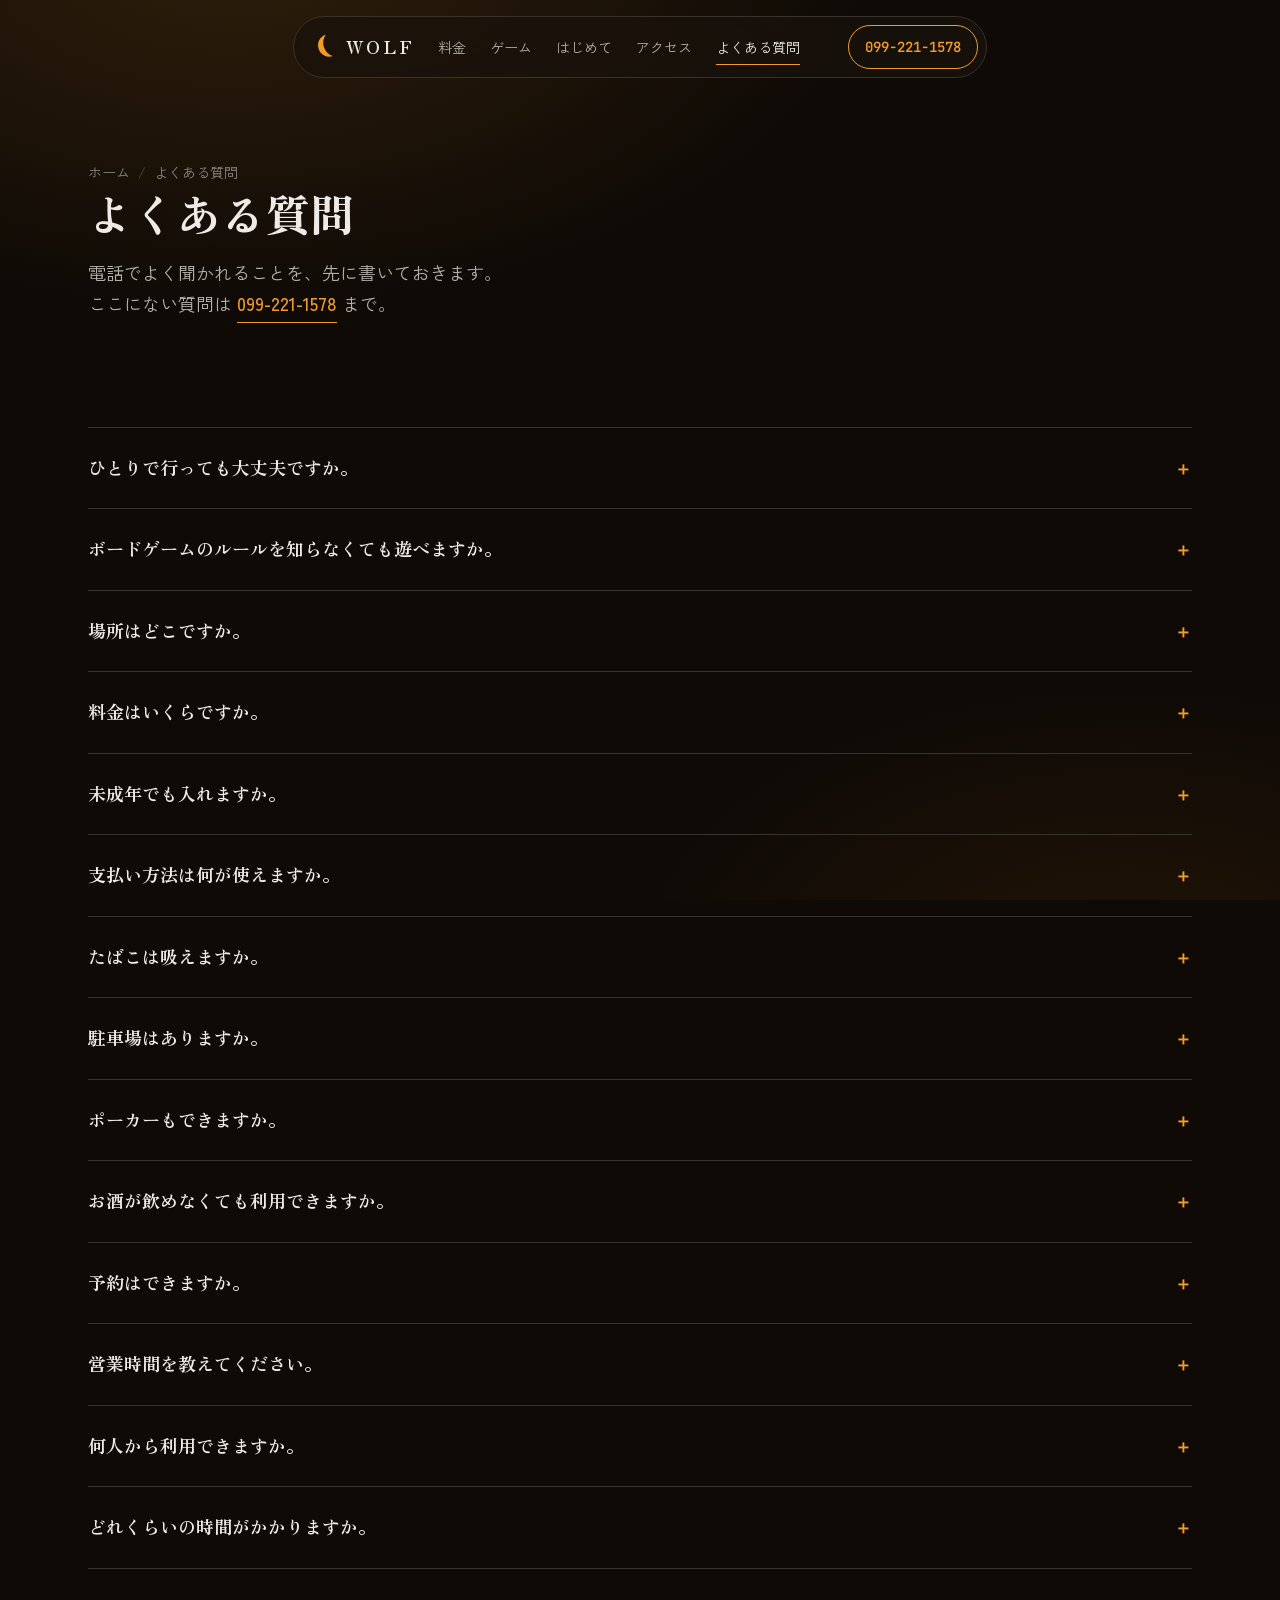
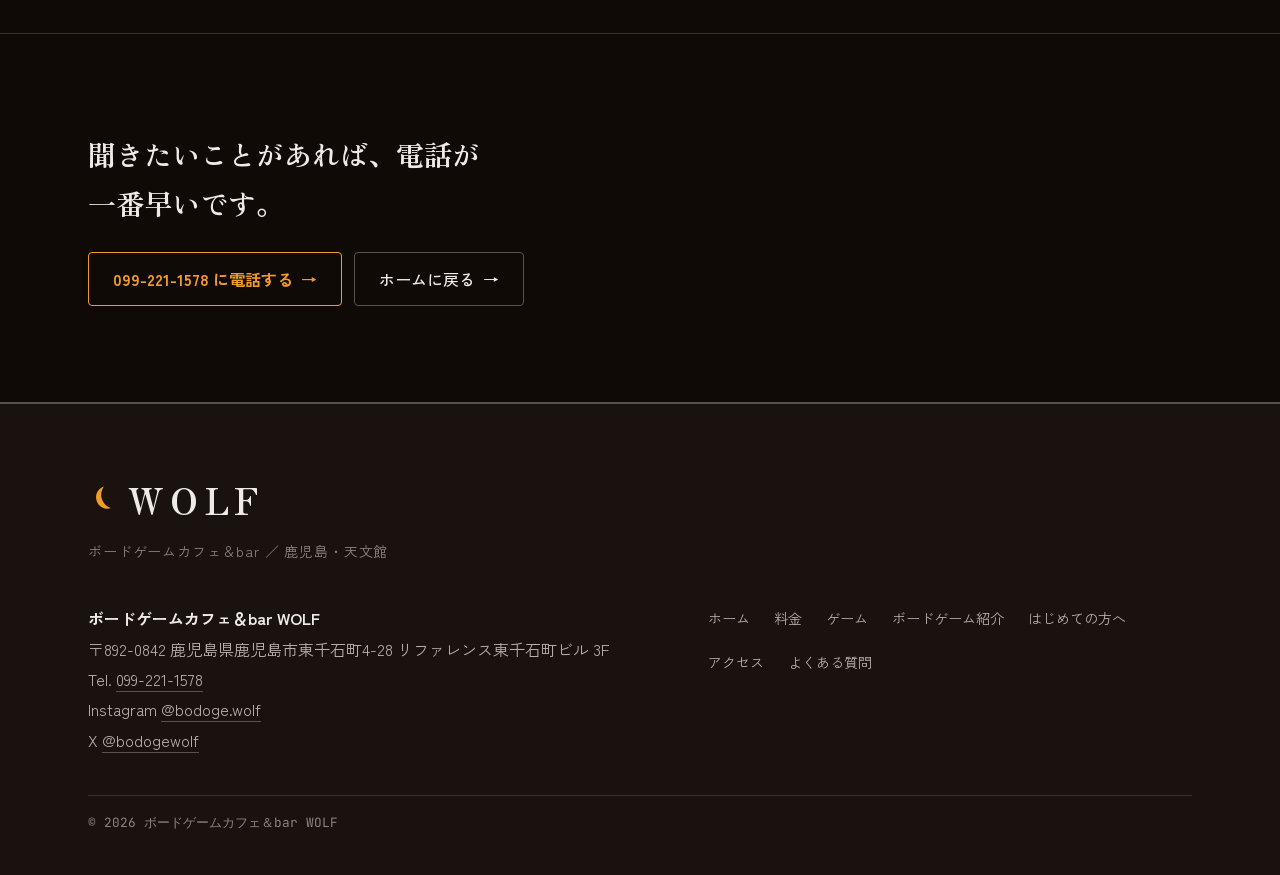
<file: faq.html>
<!DOCTYPE html>
<html lang="ja">
<head>
<meta charset="utf-8">
<meta name="viewport" content="width=device-width, initial-scale=1">

<title>よくある質問｜ボードゲームカフェ＆bar WOLF（鹿児島・天文館）</title>
<meta name="description" content="営業時間は？料金は？ひとりで行ける？ルールを知らなくても遊べる？深夜1:30〜朝8:30営業、鹿児島・天文館のボードゲームカフェ＆bar WOLF によく寄せられる質問と答え。">
<link rel="canonical" href="https://wolf-tenmonkan.com/faq.html">
<meta name="robots" content="index,follow,max-image-preview:large">
<meta name="theme-color" content="#0f0a06">

<meta property="og:type" content="article">
<meta property="og:site_name" content="ボードゲームカフェ＆bar WOLF">
<meta property="og:title" content="よくある質問｜ボードゲームカフェ＆bar WOLF">
<meta property="og:description" content="ひとりで行ける？ルールを知らなくても遊べる？予約は必要？">
<meta property="og:url" content="https://wolf-tenmonkan.com/faq.html">
<meta property="og:locale" content="ja_JP">
<meta name="twitter:card" content="summary_large_image">
<meta name="twitter:site" content="@bodogewolf">
<meta property="og:image" content="https://wolf-tenmonkan.com/img/ogp.png">
<meta property="og:image:width" content="1200">
<meta property="og:image:height" content="630">
<meta name="twitter:image" content="https://wolf-tenmonkan.com/img/ogp.png">

<link rel="icon" href="favicon.svg" type="image/svg+xml">
<link rel="icon" href="img/favicon-64.png" sizes="64x64" type="image/png">
<link rel="apple-touch-icon" href="img/apple-touch-icon.png">
<link rel="preconnect" href="https://fonts.googleapis.com">
<link rel="preconnect" href="https://fonts.gstatic.com" crossorigin>
<link rel="stylesheet" href="https://fonts.googleapis.com/css2?family=JetBrains+Mono:wght@400;600&family=Zen+Kaku+Gothic+New:wght@400;500;700&family=Zen+Old+Mincho:wght@700;900&display=swap">
<link rel="stylesheet" href="css/style.css">

<script type="application/ld+json">
{
  "@context": "https://schema.org",
  "@graph": [
    {
      "@type": "BreadcrumbList",
      "itemListElement": [
        { "@type": "ListItem", "position": 1, "name": "ホーム", "item": "https://wolf-tenmonkan.com/" },
        { "@type": "ListItem", "position": 2, "name": "よくある質問", "item": "https://wolf-tenmonkan.com/faq.html" }
      ]
    },
    {
      "@type": "FAQPage",
      "mainEntity": [
        {
          "@type": "Question",
          "name": "ひとりで行っても大丈夫ですか。",
          "acceptedAnswer": { "@type": "Answer", "text": "大丈夫です。ボードゲームカフェは、ひとりで来た方同士が同じ卓につく前提で回っています。おひとりでのご来店は珍しいことではありません。" }
        },
        {
          "@type": "Question",
          "name": "ボードゲームのルールを知らなくても遊べますか。",
          "acceptedAnswer": { "@type": "Answer", "text": "遊べます。遊び方の説明から入りますので、事前に予習しておく必要はありません。全員がはじめてでも成立します。" }
        },
        {
          "@type": "Question",
          "name": "場所はどこですか。",
          "acceptedAnswer": { "@type": "Answer", "text": "〒892-0842 鹿児島県鹿児島市東千石町4-28 リファレンス東千石町ビル3階です。鹿児島市電「天文館通」電停から徒歩圏内です。" }
        },
        {
          "@type": "Question",
          "name": "料金はいくらですか。",
          "acceptedAnswer": { "@type": "Answer", "text": "エントランス1,000円に、チャージ1時間1,000円（飲み放題付き）が加わります。2時間のご利用で合計3,000円です。学生の方はチャージが1時間500円になり、ワンドリンク制としてご滞在中にドリンクを1杯以上（500円〜）お願いしています。学生の方も、一般と同じ飲み放題プラン（1時間1,000円）を選べます。学生証をご提示ください。表示価格はすべて税込、1時間未満の端数は繰り上げです。" }
        },
        {
          "@type": "Question",
          "name": "未成年でも入れますか。",
          "acceptedAnswer": { "@type": "Answer", "text": "20歳未満の方はご入店いただけません。年齢確認をお願いする場合がありますので、身分証をお持ちください。" }
        },
        {
          "@type": "Question",
          "name": "支払い方法は何が使えますか。",
          "acceptedAnswer": { "@type": "Answer", "text": "現金とクレジットカードがご利用いただけます。表示価格はすべて税込です。" }
        },
        {
          "@type": "Question",
          "name": "ポーカーもできますか。",
          "acceptedAnswer": { "@type": "Answer", "text": "WOLFは同じ店舗の二部制です。一部（17:00〜翌1:00）は「鹿児島ポーカーハウスWOLF」としてポーカー、二部（1:30〜8:30）がボードゲームカフェ＆barです。ポーカーの詳細はポーカーハウスWOLFのサイトをご覧ください。" }
        },
        {
          "@type": "Question",
          "name": "たばこは吸えますか。",
          "acceptedAnswer": { "@type": "Answer", "text": "店内は電子タバコ（加熱式たばこ）のみ喫煙いただけます。紙巻きたばこは店外でお願いしています。" }
        },
        {
          "@type": "Question",
          "name": "駐車場はありますか。",
          "acceptedAnswer": { "@type": "Answer", "text": "専用駐車場はございません。お車の場合は天文館周辺のコインパーキングをご利用ください。なお飲み放題付きのバーですので、お酒を召し上がる場合は運転をお控えください。" }
        },
        {
          "@type": "Question",
          "name": "お酒が飲めなくても利用できますか。",
          "acceptedAnswer": { "@type": "Answer", "text": "利用できます。チャージには飲み放題が付きますが、ソフトドリンクのみのご利用でまったく問題ありません。飲まない方も同じ卓で遊べます。" }
        },
        {
          "@type": "Question",
          "name": "予約はできますか。",
          "acceptedAnswer": { "@type": "Answer", "text": "ご予約はInstagram（@bodoge.wolf）のDMから承っています。混み合う時間帯もあるため、確実にご利用になりたい場合はお早めにご連絡ください。貸切・イベント利用もご予約で承ります。" }
        },
        {
          "@type": "Question",
          "name": "営業時間を教えてください。",
          "acceptedAnswer": { "@type": "Answer", "text": "深夜1:30から朝8:30まで、年中無休で営業しています。天文館で飲んだ後の三次会や、始発待ちの時間帯にご利用いただけます。" }
        },
        {
          "@type": "Question",
          "name": "何人から利用できますか。",
          "acceptedAnswer": { "@type": "Answer", "text": "おひとりから利用できます。2人用のゲームもありますので、ふたりでのご来店でも成立します。" }
        },
        {
          "@type": "Question",
          "name": "どれくらいの時間がかかりますか。",
          "acceptedAnswer": { "@type": "Answer", "text": "軽いゲームなら1ゲーム15分ほどです。2時間あれば何種類か遊べます。短時間のご利用でも構いません。" }
        }
      ]
    }
  ]
}
</script>
</head>

<body>
<a class="skip" href="#main">本文へスキップ</a>

<header class="nav">
  <nav class="nav__pill" aria-label="メインナビゲーション">
    <a class="nav__brand" href="index.html" aria-label="ボードゲームカフェ＆bar WOLF ホーム">
      <svg class="mark" viewBox="0 0 32 32" aria-hidden="true" focusable="false"><path d="M22.5 3A13 13 0 1 0 22.5 29A16 16 0 0 1 22.5 3Z" fill="currentColor" transform="rotate(-18 16 16)"/></svg>
      <span class="nav__wordmark">WOLF</span>
    </a>
    <button class="nav__toggle" type="button" aria-expanded="false" aria-controls="nav-menu">メニュー</button>
    <ul class="nav__menu" id="nav-menu" data-open="false">
      <li><a href="price.html">料金</a></li>
      <li><a href="games.html">ゲーム</a></li>
      <li><a href="beginner.html">はじめて</a></li>
      <li><a href="access.html">アクセス</a></li>
      <li><a href="faq.html">よくある質問</a></li>
      <li><a class="nav__menu-cta" href="tel:+81992211578">099-221-1578</a></li>
    </ul>
    <a class="nav__cta" href="tel:+81992211578">099-221-1578</a>
  </nav>
</header>

<main id="main">
  <section class="pagehead">
    <div class="container">
      <nav class="crumbs" aria-label="パンくずリスト">
        <a href="index.html">ホーム</a>
        <span class="crumbs__sep" aria-hidden="true">/</span>
        <span aria-current="page">よくある質問</span>
      </nav>
      <h1 class="pagehead__title enter">よくある質問</h1>
      <p class="pagehead__lede enter enter--2">
        電話でよく聞かれることを、先に書いておきます。
        ここにない質問は <a class="tlink" href="tel:+81992211578">099-221-1578</a> まで。
      </p>
    </div>
  </section>

  <section class="section section--tight">
    <div class="container">
      <div class="qa">

        <details class="qa__item">
          <summary class="qa__q">ひとりで行っても大丈夫ですか。<span class="qa__sign" aria-hidden="true">＋</span></summary>
          <div class="qa__a">
            <p>大丈夫です。ボードゲームカフェは、ひとりで来た方同士が同じ卓につく前提で回っています。おひとりでのご来店は珍しいことではありません。</p>
          </div>
        </details>

        <details class="qa__item">
          <summary class="qa__q">ボードゲームのルールを知らなくても遊べますか。<span class="qa__sign" aria-hidden="true">＋</span></summary>
          <div class="qa__a">
            <p>遊べます。遊び方の説明から入りますので、事前に予習しておく必要はありません。全員がはじめてでも成立します。</p>
          </div>
        </details>

        <details class="qa__item">
          <summary class="qa__q">場所はどこですか。<span class="qa__sign" aria-hidden="true">＋</span></summary>
          <div class="qa__a">
            <p>〒892-0842 鹿児島県鹿児島市東千石町4-28 リファレンス東千石町ビル3階です。鹿児島市電「天文館通」電停から徒歩圏内です。</p>
            <p><a href="access.html">アクセスページ</a>に地図と道順があります。</p>
          </div>
        </details>

        <details class="qa__item">
          <summary class="qa__q">料金はいくらですか。<span class="qa__sign" aria-hidden="true">＋</span></summary>
          <div class="qa__a">
            <p>エントランス1,000円に、チャージ1時間1,000円（飲み放題付き）が加わります。2時間のご利用で合計3,000円です。学生の方はチャージが1時間500円になり、ワンドリンク制としてご滞在中にドリンクを1杯以上（500円〜）お願いしています。学生の方も、一般と同じ飲み放題プラン（1時間1,000円）を選べます。学生証をご提示ください。表示価格はすべて税込、1時間未満の端数は繰り上げです。</p>
            <p><a href="price.html">料金ページ</a>にお会計の目安をまとめています。</p>
          </div>
        </details>

        <details class="qa__item">
          <summary class="qa__q">未成年でも入れますか。<span class="qa__sign" aria-hidden="true">＋</span></summary>
          <div class="qa__a">
            <p>20歳未満の方はご入店いただけません。年齢確認をお願いする場合がありますので、身分証をお持ちください。</p>
          </div>
        </details>

        <details class="qa__item">
          <summary class="qa__q">支払い方法は何が使えますか。<span class="qa__sign" aria-hidden="true">＋</span></summary>
          <div class="qa__a">
            <p>現金とクレジットカードがご利用いただけます。表示価格はすべて税込です。</p>
          </div>
        </details>

        <details class="qa__item">
          <summary class="qa__q">たばこは吸えますか。<span class="qa__sign" aria-hidden="true">＋</span></summary>
          <div class="qa__a">
            <p>店内は電子タバコ（加熱式たばこ）のみ喫煙いただけます。紙巻きたばこは店外でお願いしています。</p>
          </div>
        </details>

        <details class="qa__item">
          <summary class="qa__q">駐車場はありますか。<span class="qa__sign" aria-hidden="true">＋</span></summary>
          <div class="qa__a">
            <p>専用駐車場はございません。お車の場合は天文館周辺のコインパーキングをご利用ください。なお飲み放題付きのバーですので、お酒を召し上がる場合は運転をお控えください。</p>
          </div>
        </details>

        <details class="qa__item">
          <summary class="qa__q">ポーカーもできますか。<span class="qa__sign" aria-hidden="true">＋</span></summary>
          <div class="qa__a">
            <p>WOLFは同じ店舗の二部制です。一部（17:00〜翌1:00）は「<a href="https://www.pokerhouse-wolf.com/" rel="noopener" target="_blank">鹿児島ポーカーハウスWOLF</a>」としてポーカー、二部（1:30〜8:30）がボードゲームカフェ＆barです。</p>
          </div>
        </details>

        <details class="qa__item">
          <summary class="qa__q">お酒が飲めなくても利用できますか。<span class="qa__sign" aria-hidden="true">＋</span></summary>
          <div class="qa__a">
            <p>利用できます。チャージには飲み放題が付きますが、ソフトドリンクのみのご利用でまったく問題ありません。飲まない方も同じ卓で遊べます。</p>
          </div>
        </details>

        <details class="qa__item">
          <summary class="qa__q">予約はできますか。<span class="qa__sign" aria-hidden="true">＋</span></summary>
          <div class="qa__a">
            <p>ご予約は<a href="https://www.instagram.com/bodoge.wolf/" rel="noopener" target="_blank">Instagram（@bodoge.wolf）</a>のDMから承っています。混み合う時間帯もあるため、確実にご利用になりたい場合はお早めにご連絡ください。貸切・イベント利用もご予約で承ります。</p>
          </div>
        </details>

        <details class="qa__item">
          <summary class="qa__q">営業時間を教えてください。<span class="qa__sign" aria-hidden="true">＋</span></summary>
          <div class="qa__a">
            <p>深夜1:30から朝8:30まで、年中無休で営業しています。天文館で飲んだ後の三次会や、始発待ちの時間帯にご利用いただけます。</p>
          </div>
        </details>

        <details class="qa__item">
          <summary class="qa__q">何人から利用できますか。<span class="qa__sign" aria-hidden="true">＋</span></summary>
          <div class="qa__a">
            <p>おひとりから利用できます。2人用のゲームもありますので、ふたりでのご来店でも成立します。</p>
          </div>
        </details>

        <details class="qa__item">
          <summary class="qa__q">どれくらいの時間がかかりますか。<span class="qa__sign" aria-hidden="true">＋</span></summary>
          <div class="qa__a">
            <p>軽いゲームなら1ゲーム15分ほどです。2時間あれば何種類か遊べます。短時間のご利用でも構いません。</p>
          </div>
        </details>

      </div>
    </div>
  </section>

  <section class="close-strip">
    <div class="container">
      <p class="close-strip__line">聞きたいことがあれば、電話が一番早いです。</p>
      <div class="close-strip__actions">
        <a class="chip chip--primary" href="tel:+81992211578">099-221-1578 に電話する<span class="chip__arrow" aria-hidden="true">→</span></a>
        <a class="chip" href="index.html">ホームに戻る<span class="chip__arrow" aria-hidden="true">→</span></a>
      </div>
    </div>
  </section>
</main>

<footer class="foot">
  <div class="container">
    <div class="foot__mast">
      <svg class="mark" viewBox="0 0 32 32" aria-hidden="true" focusable="false"><path d="M22.5 3A13 13 0 1 0 22.5 29A16 16 0 0 1 22.5 3Z" fill="currentColor" transform="rotate(-18 16 16)"/></svg>
      <span class="foot__wordmark">WOLF</span>
    </div>
    <p class="foot__tagline">ボードゲームカフェ＆bar ／ 鹿児島・天文館</p>
    <div class="foot__grid">
      <address class="foot__nap">
        <span class="foot__name">ボードゲームカフェ＆bar WOLF</span><br>
        〒892-0842 鹿児島県鹿児島市東千石町4-28 リファレンス東千石町ビル 3F<br>
        Tel. <a href="tel:+81992211578">099-221-1578</a><br>
        Instagram <a href="https://www.instagram.com/bodoge.wolf/" rel="me noopener" target="_blank">@bodoge.wolf</a><br>
        X <a href="https://x.com/bodogewolf" rel="me noopener" target="_blank">@bodogewolf</a>
      </address>
      <ul class="foot__links">
        <li><a href="index.html">ホーム</a></li>
        <li><a href="price.html">料金</a></li>
        <li><a href="games.html">ゲーム</a></li>
        <li><a href="gamelist.html">ボードゲーム紹介</a></li>
        <li><a href="beginner.html">はじめての方へ</a></li>
        <li><a href="access.html">アクセス</a></li>
        <li><a href="faq.html">よくある質問</a></li>
      </ul>
    </div>
    <p class="foot__legal">© 2026 ボードゲームカフェ＆bar WOLF</p>
  </div>
</footer>

<script src="js/site.js" defer></script>
</body>
</html>
</file>
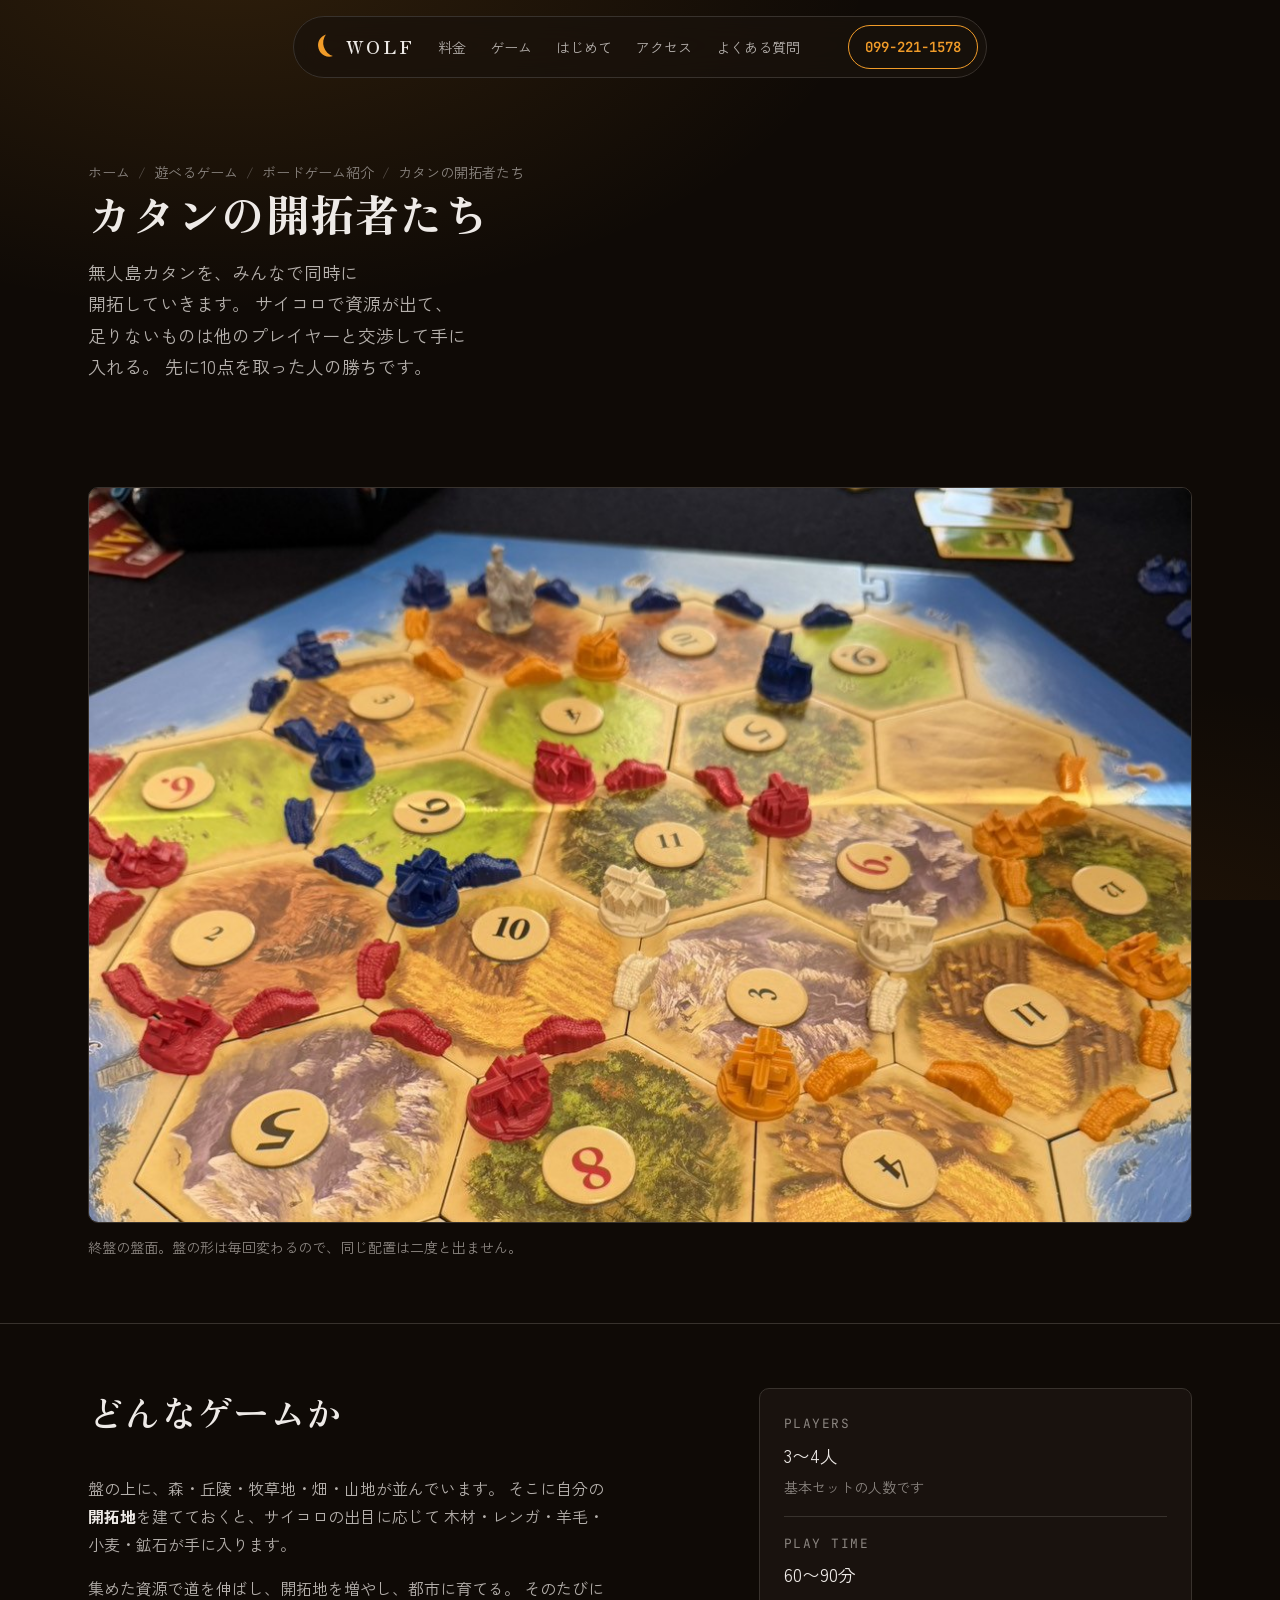
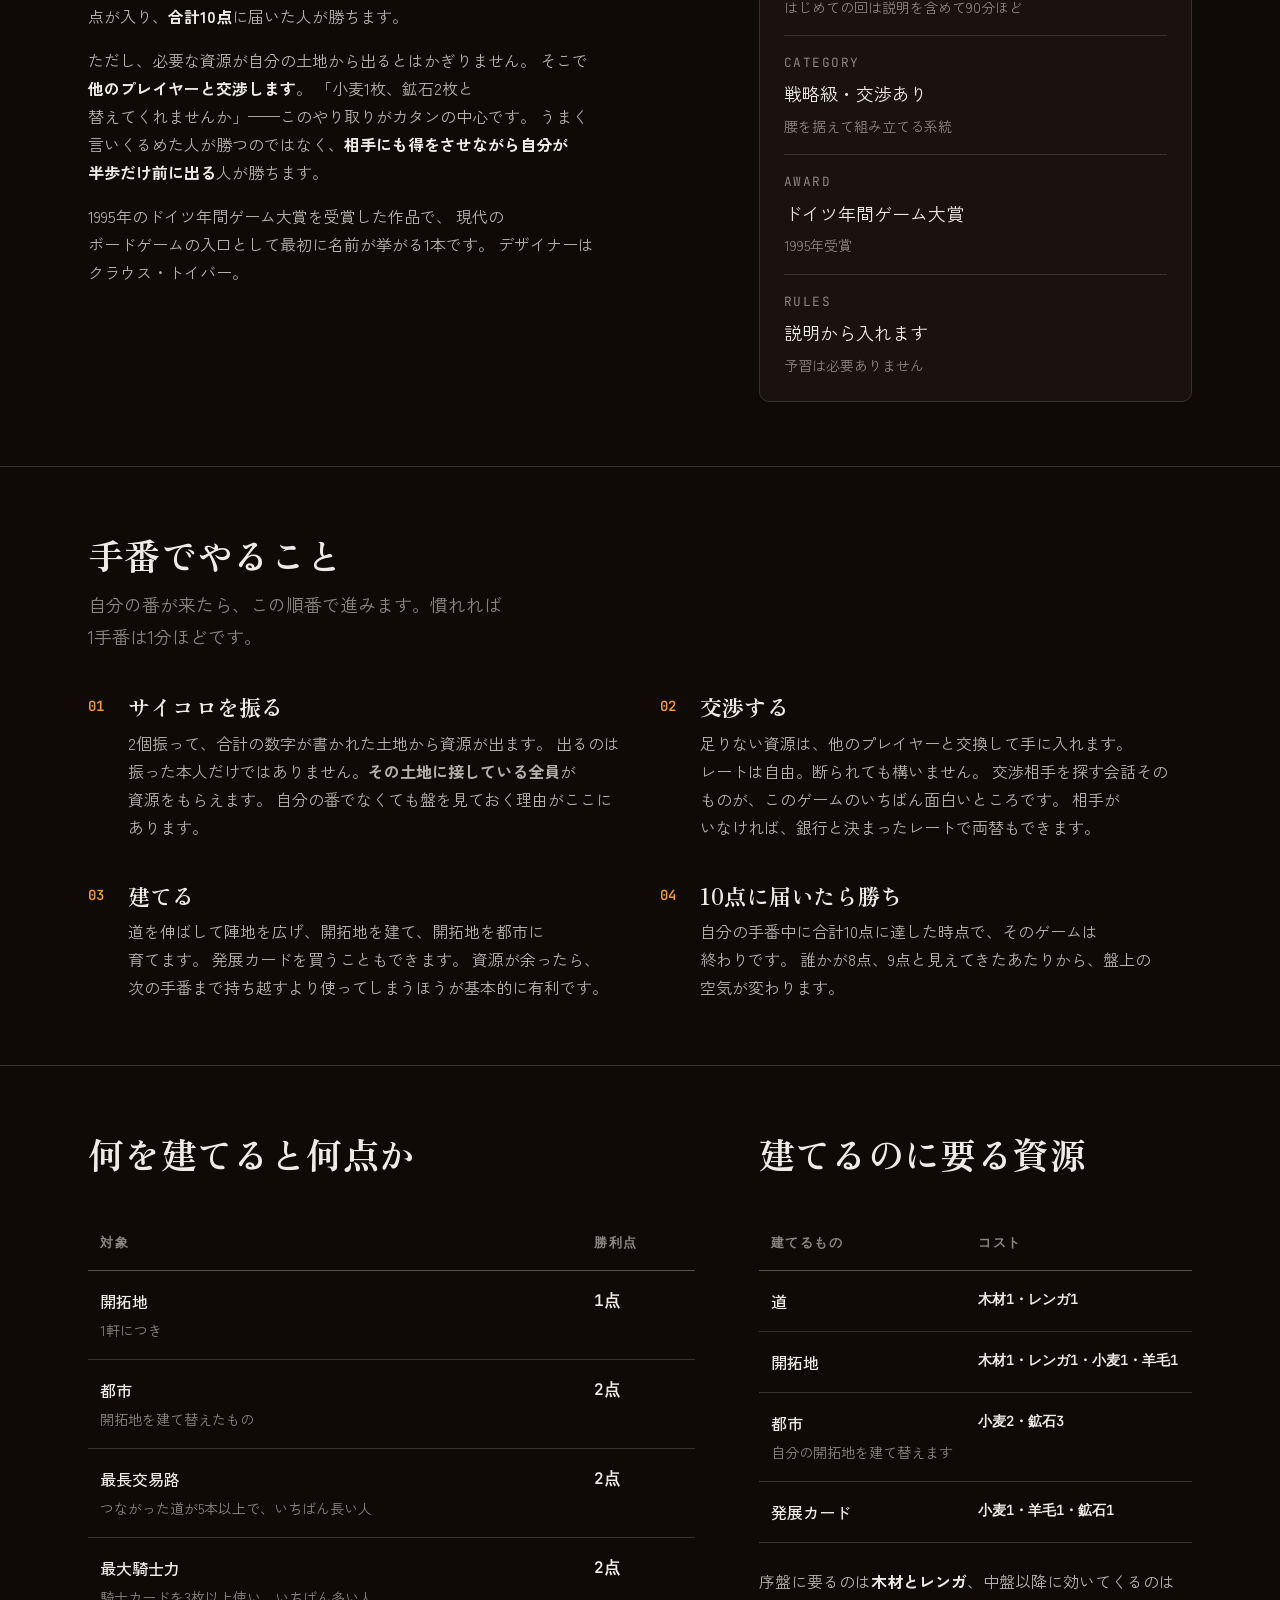
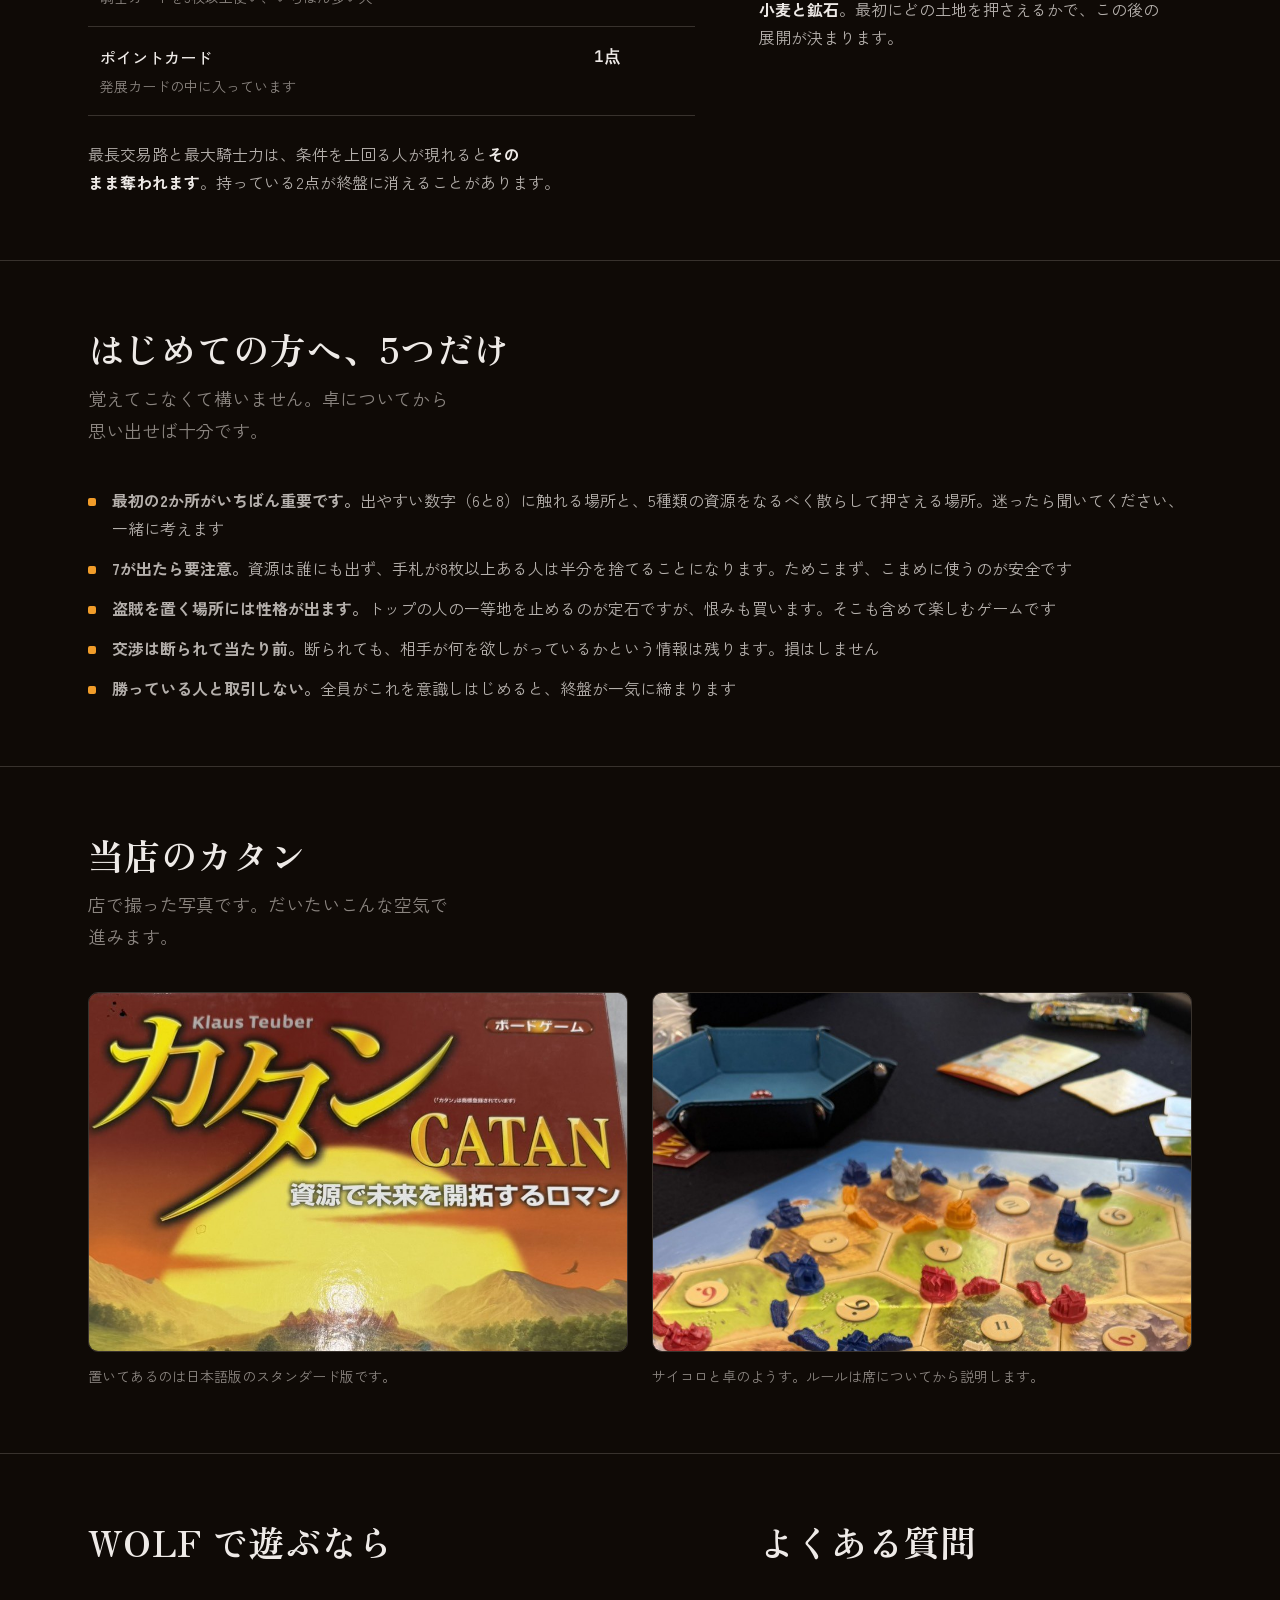
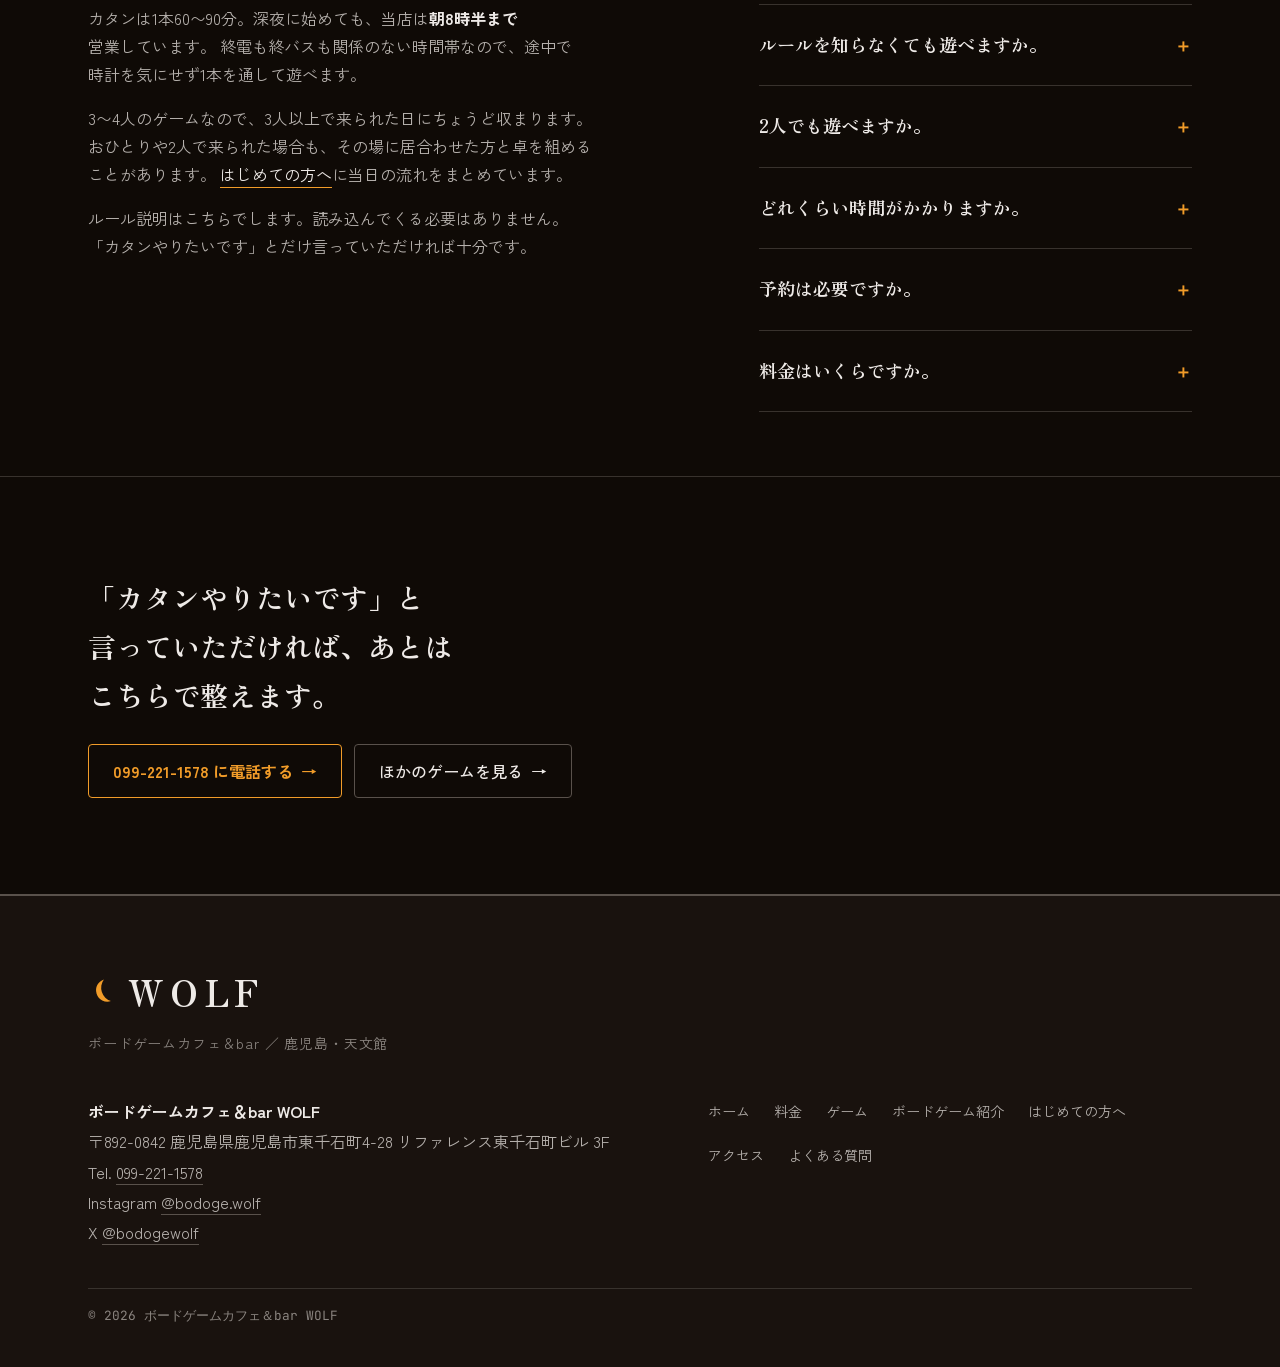
<file: game-catan.html>
<!DOCTYPE html>
<html lang="ja">
<head>
<meta charset="utf-8">
<meta name="viewport" content="width=device-width, initial-scale=1">

<title>カタンの開拓者たち｜ボードゲーム紹介｜ボードゲームカフェ＆bar WOLF（鹿児島・天文館）</title>
<meta name="description" content="カタンの開拓者たちのルールと魅力を、はじめての方向けに紹介します。3〜4人・60〜90分、資源を集めて交渉し、先に10点を取った人が勝ち。鹿児島・天文館のボードゲームカフェ＆bar WOLF で遊べます。説明から入れます。">
<link rel="canonical" href="https://wolf-tenmonkan.com/game-catan.html">
<meta name="robots" content="index,follow,max-image-preview:large">
<meta name="theme-color" content="#0f0a06">

<meta property="og:type" content="article">
<meta property="og:site_name" content="ボードゲームカフェ＆bar WOLF">
<meta property="og:title" content="カタンの開拓者たち｜ボードゲーム紹介｜WOLF">
<meta property="og:description" content="3〜4人・60〜90分。資源を集め、交渉して、先に10点。ルール説明から入れます。">
<meta property="og:url" content="https://wolf-tenmonkan.com/game-catan.html">
<meta property="og:locale" content="ja_JP">
<meta name="twitter:card" content="summary_large_image">
<meta name="twitter:site" content="@bodogewolf">
<meta property="og:image" content="https://wolf-tenmonkan.com/img/games/catan-ogp.jpg">
<meta property="og:image:width" content="1200">
<meta property="og:image:height" content="630">
<meta name="twitter:image" content="https://wolf-tenmonkan.com/img/games/catan-ogp.jpg">

<link rel="icon" href="favicon.svg" type="image/svg+xml">
<link rel="icon" href="img/favicon-64.png" sizes="64x64" type="image/png">
<link rel="apple-touch-icon" href="img/apple-touch-icon.png">
<link rel="preconnect" href="https://fonts.googleapis.com">
<link rel="preconnect" href="https://fonts.gstatic.com" crossorigin>
<link rel="stylesheet" href="https://fonts.googleapis.com/css2?family=JetBrains+Mono:wght@400;600&family=Zen+Kaku+Gothic+New:wght@400;500;700&family=Zen+Old+Mincho:wght@700;900&display=swap">
<link rel="stylesheet" href="css/style.css">

<script type="application/ld+json">
{
  "@context": "https://schema.org",
  "@graph": [
    {
      "@type": "BreadcrumbList",
      "itemListElement": [
        { "@type": "ListItem", "position": 1, "name": "ホーム", "item": "https://wolf-tenmonkan.com/" },
        { "@type": "ListItem", "position": 2, "name": "遊べるゲーム", "item": "https://wolf-tenmonkan.com/games.html" },
        { "@type": "ListItem", "position": 3, "name": "ボードゲーム紹介", "item": "https://wolf-tenmonkan.com/gamelist.html" },
        { "@type": "ListItem", "position": 4, "name": "カタンの開拓者たち", "item": "https://wolf-tenmonkan.com/game-catan.html" }
      ]
    },
    {
      "@type": "Game",
      "name": "カタンの開拓者たち",
      "alternateName": "CATAN",
      "numberOfPlayers": { "@type": "QuantitativeValue", "minValue": 3, "maxValue": 4 },
      "description": "無人島カタンを舞台に、資源を集め、道と開拓地を広げ、他のプレイヤーと交渉しながら先に10点を目指すボードゲーム。1995年のドイツ年間ゲーム大賞受賞作。",
      "url": "https://wolf-tenmonkan.com/game-catan.html",
      "image": [
        "https://wolf-tenmonkan.com/img/games/catan-01.jpg",
        "https://wolf-tenmonkan.com/img/games/catan-02.jpg",
        "https://wolf-tenmonkan.com/img/games/catan-03.jpg"
      ]
    },
    {
      "@type": "FAQPage",
      "mainEntity": [
        {
          "@type": "Question",
          "name": "カタンのルールを知らなくても遊べますか。",
          "acceptedAnswer": { "@type": "Answer", "text": "遊べます。当店では遊び方の説明から入りますので、予習は必要ありません。全員がはじめてでも成立します。" }
        },
        {
          "@type": "Question",
          "name": "カタンは何人で遊べますか。",
          "acceptedAnswer": { "@type": "Answer", "text": "基本セットは3〜4人用です。2人で来店された場合は、他のお客様と同卓を組むか、2人用に向いた別のゲームをご案内します。" }
        },
        {
          "@type": "Question",
          "name": "カタンはどれくらい時間がかかりますか。",
          "acceptedAnswer": { "@type": "Answer", "text": "60〜90分ほどです。はじめての回はルール説明を含めて90分ほどを見ておくと安心です。当店は朝8時半まで営業しているため、時間を気にせず1本を通して遊べます。" }
        },
        {
          "@type": "Question",
          "name": "鹿児島でカタンが遊べる店はありますか。",
          "acceptedAnswer": { "@type": "Answer", "text": "鹿児島市・天文館のボードゲームカフェ＆bar WOLF で遊べます。東千石町4-28 リファレンス東千石町ビル3階、深夜1:30〜朝8:30、年中無休です。" }
        }
      ]
    }
  ]
}
</script>
</head>

<body>
<a class="skip" href="#main">本文へスキップ</a>

<header class="nav">
  <nav class="nav__pill" aria-label="メインナビゲーション">
    <a class="nav__brand" href="index.html" aria-label="ボードゲームカフェ＆bar WOLF ホーム">
      <svg class="mark" viewBox="0 0 32 32" aria-hidden="true" focusable="false"><path d="M22.5 3A13 13 0 1 0 22.5 29A16 16 0 0 1 22.5 3Z" fill="currentColor" transform="rotate(-18 16 16)"/></svg>
      <span class="nav__wordmark">WOLF</span>
    </a>
    <button class="nav__toggle" type="button" aria-expanded="false" aria-controls="nav-menu">メニュー</button>
    <ul class="nav__menu" id="nav-menu" data-open="false">
      <li><a href="price.html">料金</a></li>
      <li><a href="games.html">ゲーム</a></li>
      <li><a href="beginner.html">はじめて</a></li>
      <li><a href="access.html">アクセス</a></li>
      <li><a href="faq.html">よくある質問</a></li>
      <li><a class="nav__menu-cta" href="tel:+81992211578">099-221-1578</a></li>
    </ul>
    <a class="nav__cta" href="tel:+81992211578">099-221-1578</a>
  </nav>
</header>

<main id="main">
  <section class="pagehead">
    <div class="container">
      <nav class="crumbs" aria-label="パンくずリスト">
        <a href="index.html">ホーム</a>
        <span class="crumbs__sep" aria-hidden="true">/</span>
        <a href="games.html">遊べるゲーム</a>
        <span class="crumbs__sep" aria-hidden="true">/</span>
        <a href="gamelist.html">ボードゲーム紹介</a>
        <span class="crumbs__sep" aria-hidden="true">/</span>
        <span aria-current="page">カタンの開拓者たち</span>
      </nav>
      <h1 class="pagehead__title enter">カタンの開拓者たち</h1>
      <p class="pagehead__lede enter enter--2">
        無人島カタンを、みんなで同時に開拓していきます。
        サイコロで資源が出て、足りないものは他のプレイヤーと交渉して手に入れる。
        先に10点を取った人の勝ちです。
      </p>
    </div>
  </section>

  <section class="section section--tight">
    <div class="container">
      <figure class="shot-fig">
        <div class="shot">
          <img src="img/games/catan-01.jpg" width="1108" height="739" decoding="async"
               alt="カタンの開拓者たちの盤面。六角形の地形タイルの上に、赤・青・オレンジの道と開拓地・都市が並んでいる">
        </div>
        <figcaption class="shot-fig__caption">
          終盤の盤面。盤の形は毎回変わるので、同じ配置は二度と出ません。
        </figcaption>
      </figure>
    </div>
  </section>

  <section class="section section--tight">
    <div class="container split">
      <div>
        <div class="head">
          <h2 class="head__title">どんなゲームか</h2>
        </div>
        <div class="prose">
          <p>
            盤の上に、森・丘陵・牧草地・畑・山地が並んでいます。
            そこに自分の<strong>開拓地</strong>を建てておくと、サイコロの出目に応じて
            木材・レンガ・羊毛・小麦・鉱石が手に入ります。
          </p>
          <p>
            集めた資源で道を伸ばし、開拓地を増やし、都市に育てる。
            そのたびに点が入り、<strong>合計10点</strong>に届いた人が勝ちます。
          </p>
          <p>
            ただし、必要な資源が自分の土地から出るとはかぎりません。
            そこで<strong>他のプレイヤーと交渉します</strong>。
            「小麦1枚、鉱石2枚と替えてくれませんか」——このやり取りがカタンの中心です。
            うまく言いくるめた人が勝つのではなく、<strong>相手にも得をさせながら自分が半歩だけ前に出る</strong>人が勝ちます。
          </p>
          <p>
            1995年のドイツ年間ゲーム大賞を受賞した作品で、
            現代のボードゲームの入口として最初に名前が挙がる1本です。
            デザイナーはクラウス・トイバー。
          </p>
        </div>
      </div>

      <div class="proof">
        <div class="proof__row">
          <p class="proof__key">Players</p>
          <p class="proof__val">3〜4人</p>
          <p class="proof__note">基本セットの人数です</p>
        </div>
        <div class="proof__row">
          <p class="proof__key">Play time</p>
          <p class="proof__val">60〜90分</p>
          <p class="proof__note">はじめての回は説明を含めて90分ほど</p>
        </div>
        <div class="proof__row">
          <p class="proof__key">Category</p>
          <p class="proof__val">戦略級・交渉あり</p>
          <p class="proof__note">腰を据えて組み立てる系統</p>
        </div>
        <div class="proof__row">
          <p class="proof__key">Award</p>
          <p class="proof__val">ドイツ年間ゲーム大賞</p>
          <p class="proof__note">1995年受賞</p>
        </div>
        <div class="proof__row">
          <p class="proof__key">Rules</p>
          <p class="proof__val">説明から入れます</p>
          <p class="proof__note">予習は必要ありません</p>
        </div>
      </div>
    </div>
  </section>

  <section class="section section--tight">
    <div class="container">
      <div class="head">
        <h2 class="head__title">手番でやること</h2>
        <p class="head__sub">自分の番が来たら、この順番で進みます。慣れれば1手番は1分ほどです。</p>
      </div>

      <ol class="steps">
        <li class="step">
          <h3 class="step__title">サイコロを振る</h3>
          <p class="step__body">
            2個振って、合計の数字が書かれた土地から資源が出ます。
            出るのは振った本人だけではありません。<strong>その土地に接している全員</strong>が資源をもらえます。
            自分の番でなくても盤を見ておく理由がここにあります。
          </p>
        </li>
        <li class="step">
          <h3 class="step__title">交渉する</h3>
          <p class="step__body">
            足りない資源は、他のプレイヤーと交換して手に入れます。
            レートは自由。断られても構いません。
            交渉相手を探す会話そのものが、このゲームのいちばん面白いところです。
            相手がいなければ、銀行と決まったレートで両替もできます。
          </p>
        </li>
        <li class="step">
          <h3 class="step__title">建てる</h3>
          <p class="step__body">
            道を伸ばして陣地を広げ、開拓地を建て、開拓地を都市に育てます。
            発展カードを買うこともできます。
            資源が余ったら、次の手番まで持ち越すより使ってしまうほうが基本的に有利です。
          </p>
        </li>
        <li class="step">
          <h3 class="step__title">10点に届いたら勝ち</h3>
          <p class="step__body">
            自分の手番中に合計10点に達した時点で、そのゲームは終わりです。
            誰かが8点、9点と見えてきたあたりから、盤上の空気が変わります。
          </p>
        </li>
      </ol>
    </div>
  </section>

  <section class="section section--tight">
    <div class="container split">
      <div>
        <div class="head">
          <h2 class="head__title">何を建てると何点か</h2>
        </div>
        <div class="table-scroll">
          <table class="spec">
            <caption class="visually-hidden">勝利点の内訳</caption>
            <thead>
              <tr><th scope="col">対象</th><th scope="col">勝利点</th></tr>
            </thead>
            <tbody>
              <tr><th scope="row">開拓地<span class="spec__note"><br>1軒につき</span></th><td>1点</td></tr>
              <tr><th scope="row">都市<span class="spec__note"><br>開拓地を建て替えたもの</span></th><td>2点</td></tr>
              <tr><th scope="row">最長交易路<span class="spec__note"><br>つながった道が5本以上で、いちばん長い人</span></th><td>2点</td></tr>
              <tr><th scope="row">最大騎士力<span class="spec__note"><br>騎士カードを3枚以上使い、いちばん多い人</span></th><td>2点</td></tr>
              <tr><th scope="row">ポイントカード<span class="spec__note"><br>発展カードの中に入っています</span></th><td>1点</td></tr>
            </tbody>
          </table>
        </div>
        <p class="prose mt-lg">最長交易路と最大騎士力は、条件を上回る人が現れると<strong>そのまま奪われます</strong>。持っている2点が終盤に消えることがあります。</p>
      </div>

      <div>
        <div class="head">
          <h2 class="head__title">建てるのに要る資源</h2>
        </div>
        <div class="table-scroll">
          <table class="spec">
            <caption class="visually-hidden">建設コスト</caption>
            <thead>
              <tr><th scope="col">建てるもの</th><th scope="col">コスト</th></tr>
            </thead>
            <tbody>
              <tr><th scope="row">道</th><td class="spec__note">木材1・レンガ1</td></tr>
              <tr><th scope="row">開拓地</th><td class="spec__note">木材1・レンガ1・小麦1・羊毛1</td></tr>
              <tr><th scope="row">都市<span class="spec__note"><br>自分の開拓地を建て替えます</span></th><td class="spec__note">小麦2・鉱石3</td></tr>
              <tr><th scope="row">発展カード</th><td class="spec__note">小麦1・羊毛1・鉱石1</td></tr>
            </tbody>
          </table>
        </div>
        <p class="prose mt-lg">序盤に要るのは<strong>木材とレンガ</strong>、中盤以降に効いてくるのは<strong>小麦と鉱石</strong>。最初にどの土地を押さえるかで、この後の展開が決まります。</p>
      </div>
    </div>
  </section>

  <section class="section section--tight">
    <div class="container">
      <div class="head">
        <h2 class="head__title">はじめての方へ、5つだけ</h2>
        <p class="head__sub">覚えてこなくて構いません。卓についてから思い出せば十分です。</p>
      </div>
      <ul class="ticks">
        <li><strong>最初の2か所がいちばん重要です。</strong>出やすい数字（6と8）に触れる場所と、5種類の資源をなるべく散らして押さえる場所。迷ったら聞いてください、一緒に考えます</li>
        <li><strong>7が出たら要注意。</strong>資源は誰にも出ず、手札が8枚以上ある人は半分を捨てることになります。ためこまず、こまめに使うのが安全です</li>
        <li><strong>盗賊を置く場所には性格が出ます。</strong>トップの人の一等地を止めるのが定石ですが、恨みも買います。そこも含めて楽しむゲームです</li>
        <li><strong>交渉は断られて当たり前。</strong>断られても、相手が何を欲しがっているかという情報は残ります。損はしません</li>
        <li><strong>勝っている人と取引しない。</strong>全員がこれを意識しはじめると、終盤が一気に締まります</li>
      </ul>
    </div>
  </section>

  <section class="section section--tight">
    <div class="container">
      <div class="head">
        <h2 class="head__title">当店のカタン</h2>
        <p class="head__sub">店で撮った写真です。だいたいこんな空気で進みます。</p>
      </div>

      <div class="shots">
        <figure class="shot-fig">
          <div class="shot">
            <img src="img/games/catan-02.jpg" width="948" height="632" loading="lazy" decoding="async"
                 alt="カタンの開拓者たち 日本語版（スタンダード版）の箱">
          </div>
          <figcaption class="shot-fig__caption">置いてあるのは日本語版のスタンダード版です。</figcaption>
        </figure>
        <figure class="shot-fig">
          <div class="shot">
            <img src="img/games/catan-03.jpg" width="900" height="600" loading="lazy" decoding="async"
                 alt="ボードゲームカフェ＆bar WOLF のテーブル。ダイストレイとカタンの盤面が並んでいる">
          </div>
          <figcaption class="shot-fig__caption">サイコロと卓のようす。ルールは席についてから説明します。</figcaption>
        </figure>
      </div>
    </div>
  </section>

  <section class="section section--tight">
    <div class="container split">
      <div>
        <div class="head">
          <h2 class="head__title">WOLF で遊ぶなら</h2>
        </div>
        <div class="prose">
          <p>
            カタンは1本60〜90分。深夜に始めても、当店は<strong>朝8時半まで</strong>営業しています。
            終電も終バスも関係のない時間帯なので、途中で時計を気にせず1本を通して遊べます。
          </p>
          <p>
            3〜4人のゲームなので、3人以上で来られた日にちょうど収まります。
            おひとりや2人で来られた場合も、その場に居合わせた方と卓を組めることがあります。
            <a href="beginner.html">はじめての方へ</a>に当日の流れをまとめています。
          </p>
          <p>
            ルール説明はこちらでします。読み込んでくる必要はありません。
            「カタンやりたいです」とだけ言っていただければ十分です。
          </p>
        </div>
      </div>

      <div>
        <div class="head">
          <h2 class="head__title">よくある質問</h2>
        </div>
        <div class="qa">
          <details class="qa__item">
            <summary class="qa__q">ルールを知らなくても遊べますか。<span class="qa__sign" aria-hidden="true">＋</span></summary>
            <div class="qa__a">
              <p>遊べます。遊び方の説明から入りますので、予習は必要ありません。全員がはじめてでも成立します。</p>
            </div>
          </details>
          <details class="qa__item">
            <summary class="qa__q">2人でも遊べますか。<span class="qa__sign" aria-hidden="true">＋</span></summary>
            <div class="qa__a">
              <p>基本セットは3〜4人用です。2人でお越しの場合は、他のお客様と同卓を組むか、2人用に向いた別のゲームをご案内します。</p>
            </div>
          </details>
          <details class="qa__item">
            <summary class="qa__q">どれくらい時間がかかりますか。<span class="qa__sign" aria-hidden="true">＋</span></summary>
            <div class="qa__a">
              <p>60〜90分ほどです。はじめての回は説明を含めて90分ほど見ておくと安心です。朝8時半まで営業しているので、深夜からでも1本を通して遊べます。</p>
            </div>
          </details>
          <details class="qa__item">
            <summary class="qa__q">予約は必要ですか。<span class="qa__sign" aria-hidden="true">＋</span></summary>
            <div class="qa__a">
              <p>予約なしでもご来店いただけます。人数が決まっている場合は<a href="https://www.instagram.com/bodoge.wolf/" rel="noopener" target="_blank">Instagram（@bodoge.wolf）</a>のDMからご連絡いただけると確実です。</p>
            </div>
          </details>
          <details class="qa__item">
            <summary class="qa__q">料金はいくらですか。<span class="qa__sign" aria-hidden="true">＋</span></summary>
            <div class="qa__a">
              <p>エントランス1,000円＋1時間ごとのチャージ1,000円（飲み放題付き）です。学生の方は別料金があります。くわしくは<a href="price.html">料金ページ</a>をご覧ください。</p>
            </div>
          </details>
        </div>
      </div>
    </div>
  </section>

  <section class="close-strip">
    <div class="container">
      <p class="close-strip__line">「カタンやりたいです」と言っていただければ、あとはこちらで整えます。</p>
      <div class="close-strip__actions">
        <a class="chip chip--primary" href="tel:+81992211578">099-221-1578 に電話する<span class="chip__arrow" aria-hidden="true">→</span></a>
        <a class="chip" href="gamelist.html">ほかのゲームを見る<span class="chip__arrow" aria-hidden="true">→</span></a>
      </div>
    </div>
  </section>
</main>

<footer class="foot">
  <div class="container">
    <div class="foot__mast">
      <svg class="mark" viewBox="0 0 32 32" aria-hidden="true" focusable="false"><path d="M22.5 3A13 13 0 1 0 22.5 29A16 16 0 0 1 22.5 3Z" fill="currentColor" transform="rotate(-18 16 16)"/></svg>
      <span class="foot__wordmark">WOLF</span>
    </div>
    <p class="foot__tagline">ボードゲームカフェ＆bar ／ 鹿児島・天文館</p>
    <div class="foot__grid">
      <address class="foot__nap">
        <span class="foot__name">ボードゲームカフェ＆bar WOLF</span><br>
        〒892-0842 鹿児島県鹿児島市東千石町4-28 リファレンス東千石町ビル 3F<br>
        Tel. <a href="tel:+81992211578">099-221-1578</a><br>
        Instagram <a href="https://www.instagram.com/bodoge.wolf/" rel="me noopener" target="_blank">@bodoge.wolf</a><br>
        X <a href="https://x.com/bodogewolf" rel="me noopener" target="_blank">@bodogewolf</a>
      </address>
      <ul class="foot__links">
        <li><a href="index.html">ホーム</a></li>
        <li><a href="price.html">料金</a></li>
        <li><a href="games.html">ゲーム</a></li>
        <li><a href="gamelist.html">ボードゲーム紹介</a></li>
        <li><a href="beginner.html">はじめての方へ</a></li>
        <li><a href="access.html">アクセス</a></li>
        <li><a href="faq.html">よくある質問</a></li>
      </ul>
    </div>
    <p class="foot__legal">© 2026 ボードゲームカフェ＆bar WOLF</p>
  </div>
</footer>

<script src="js/site.js" defer></script>
</body>
</html>
</file>
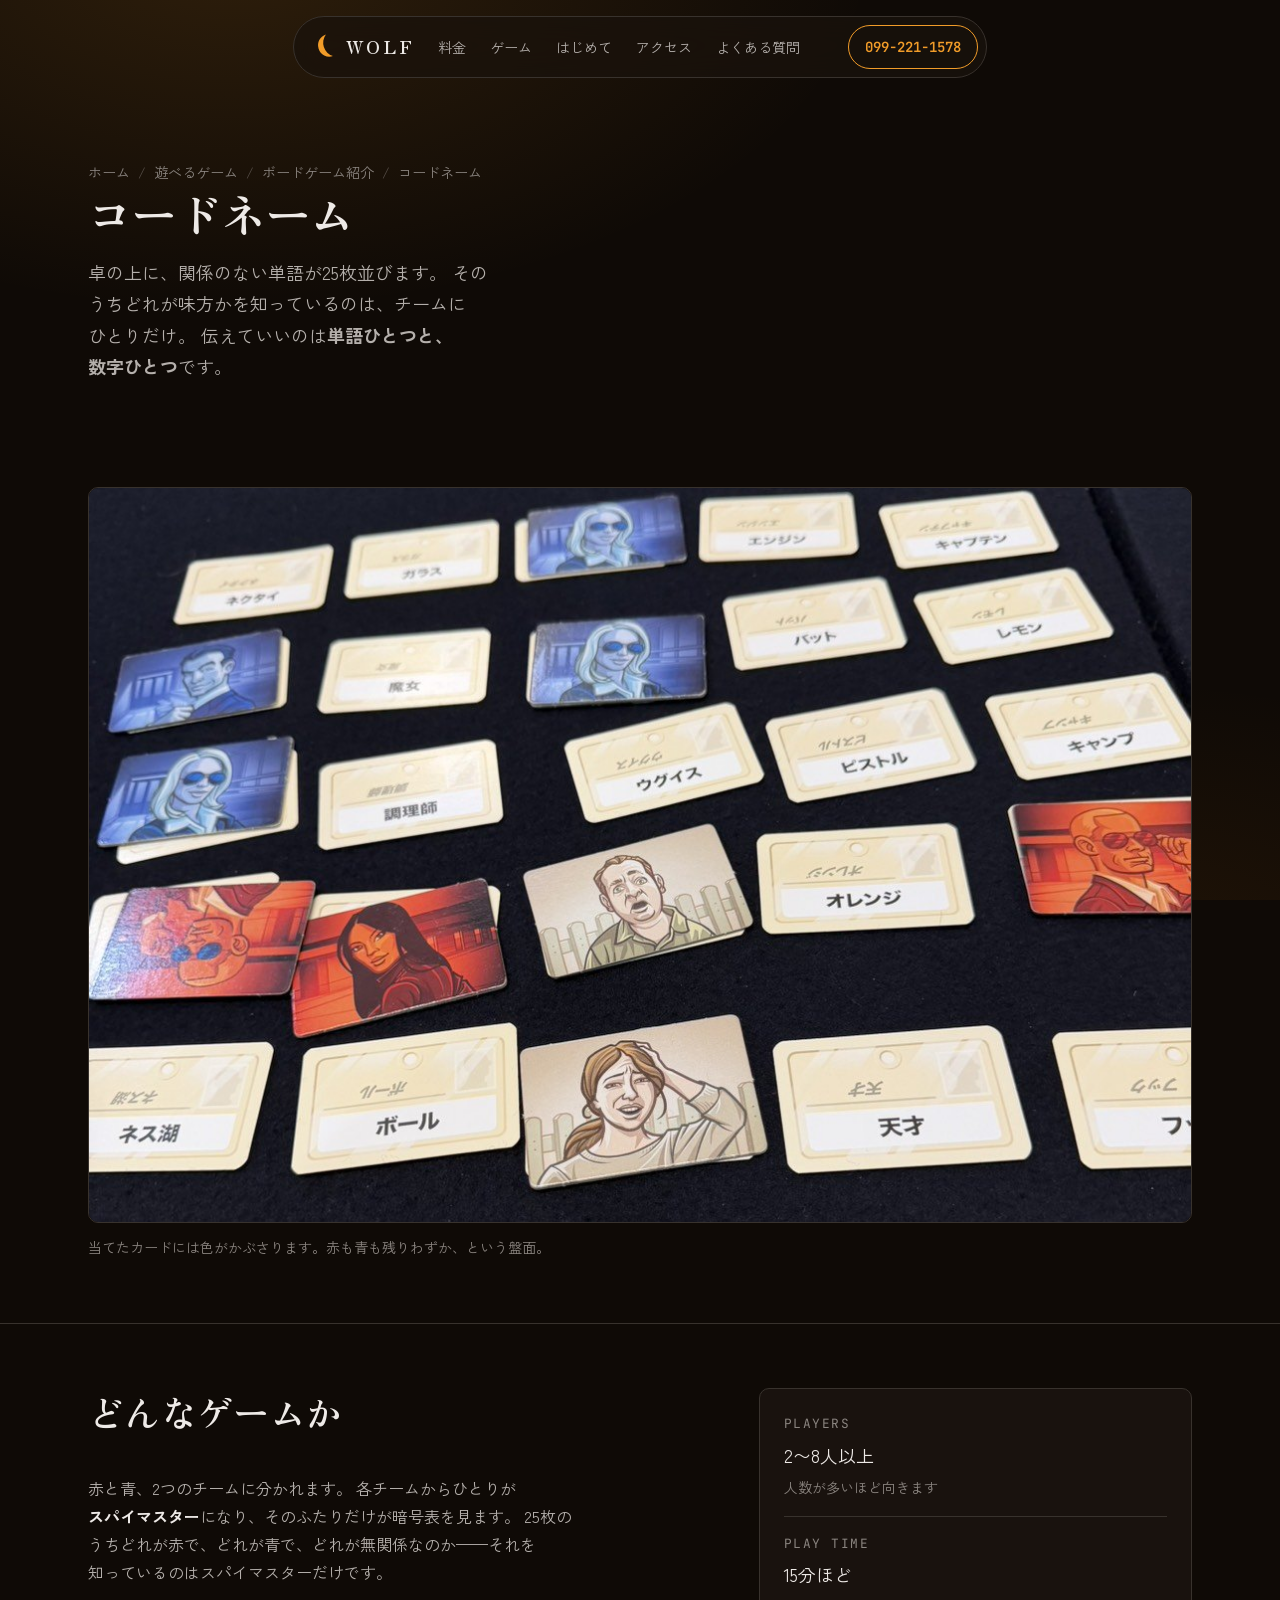
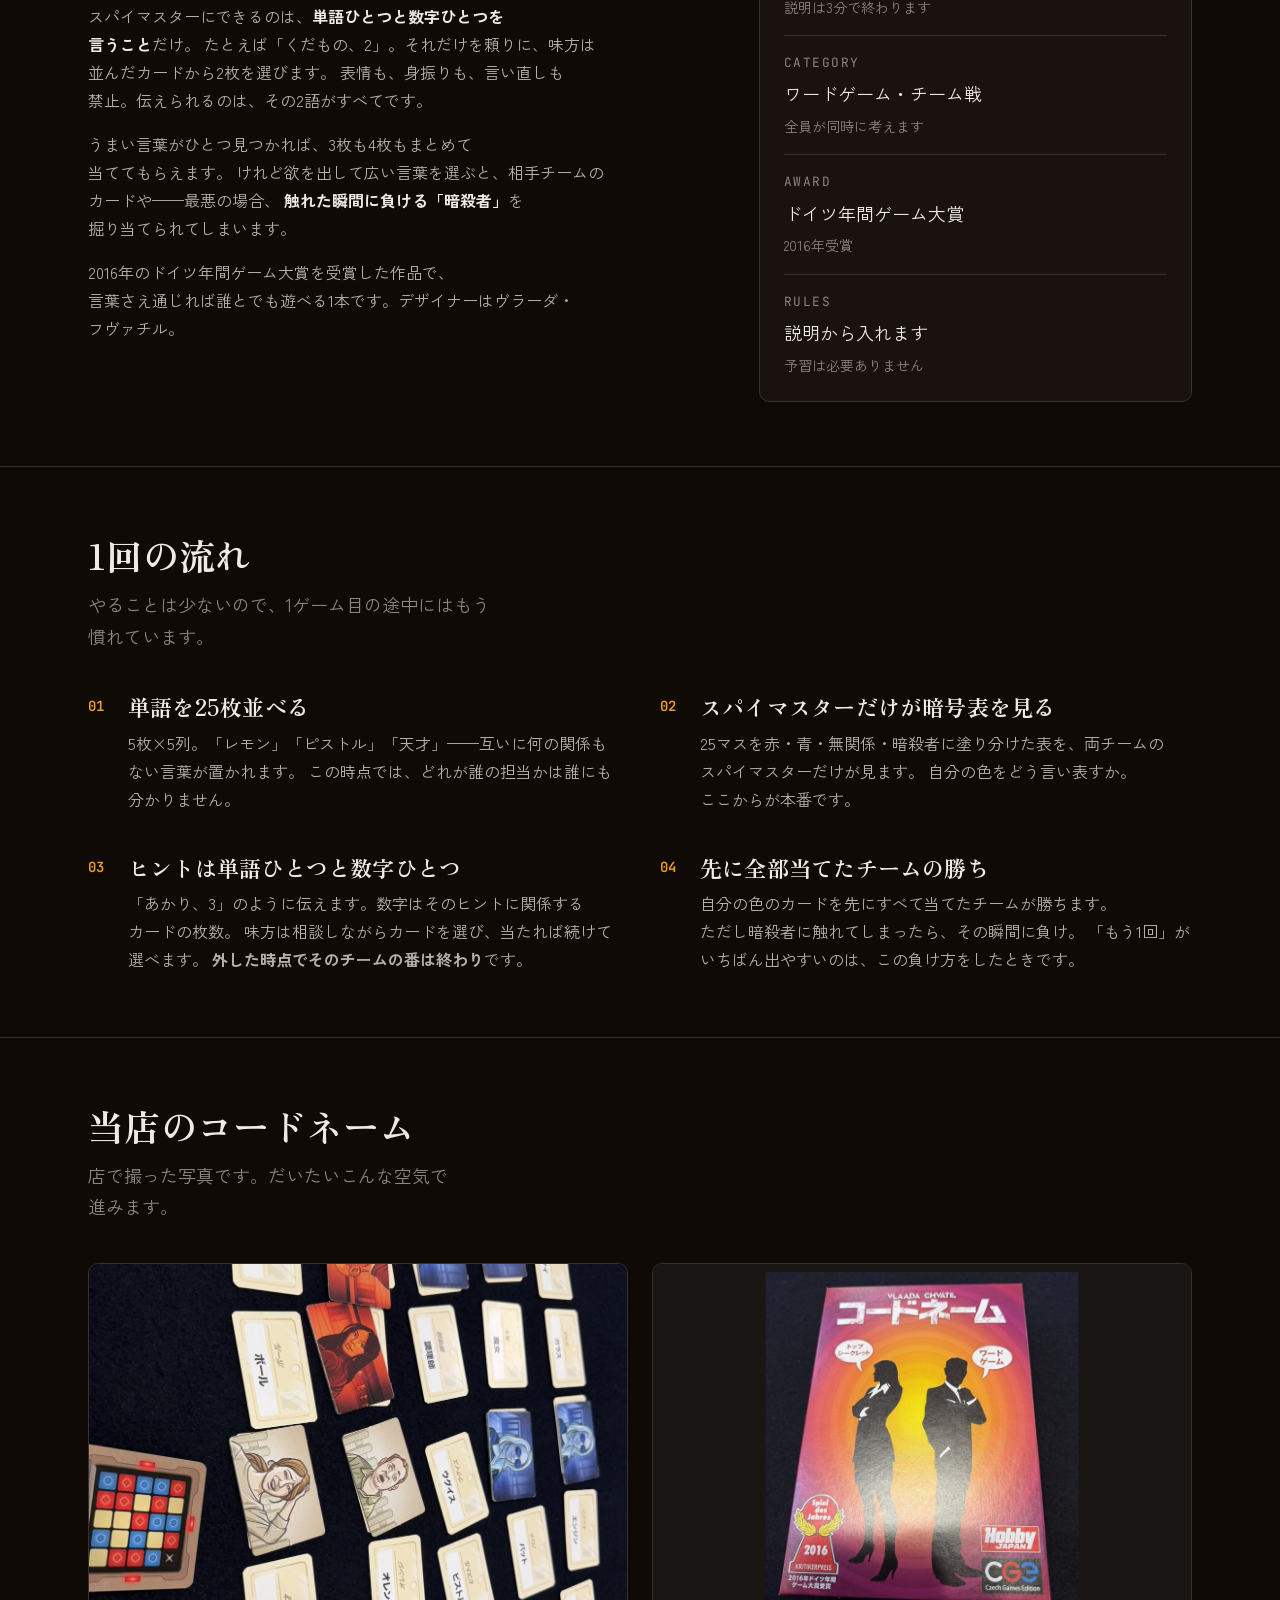
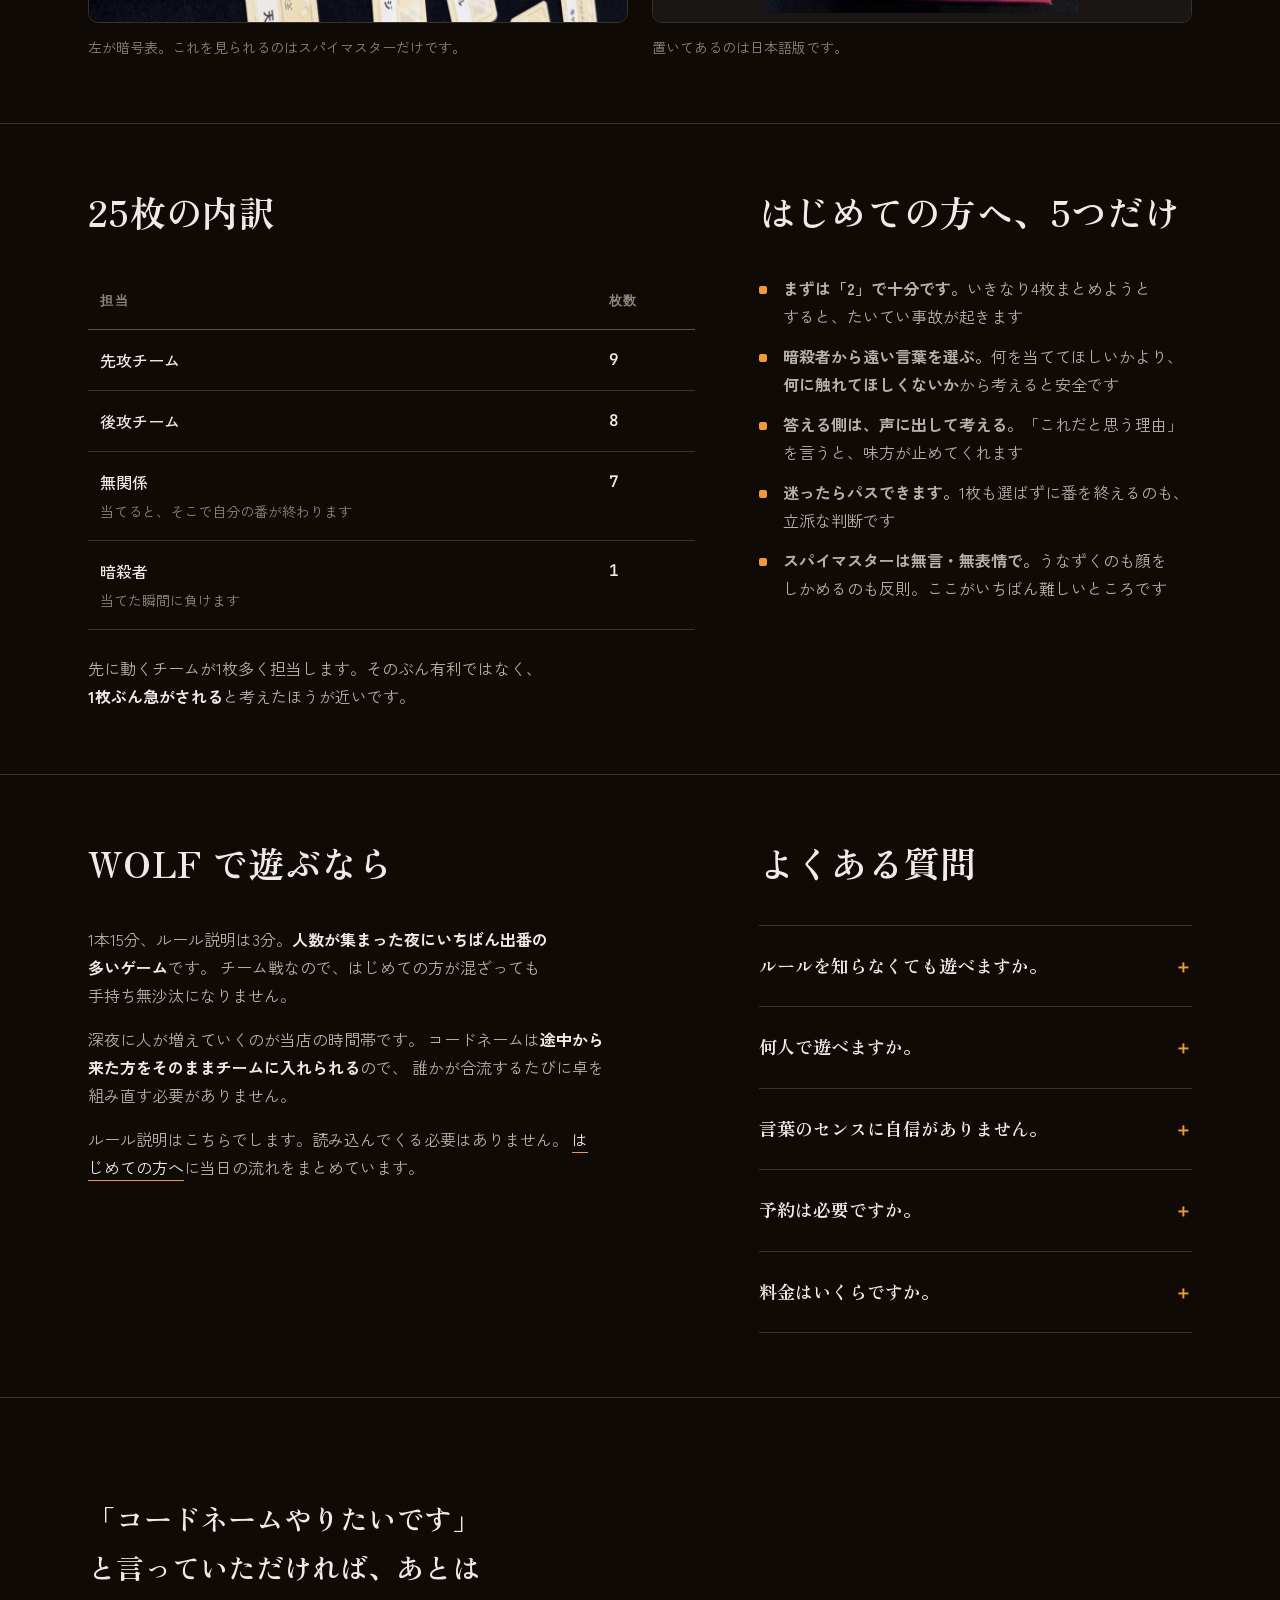
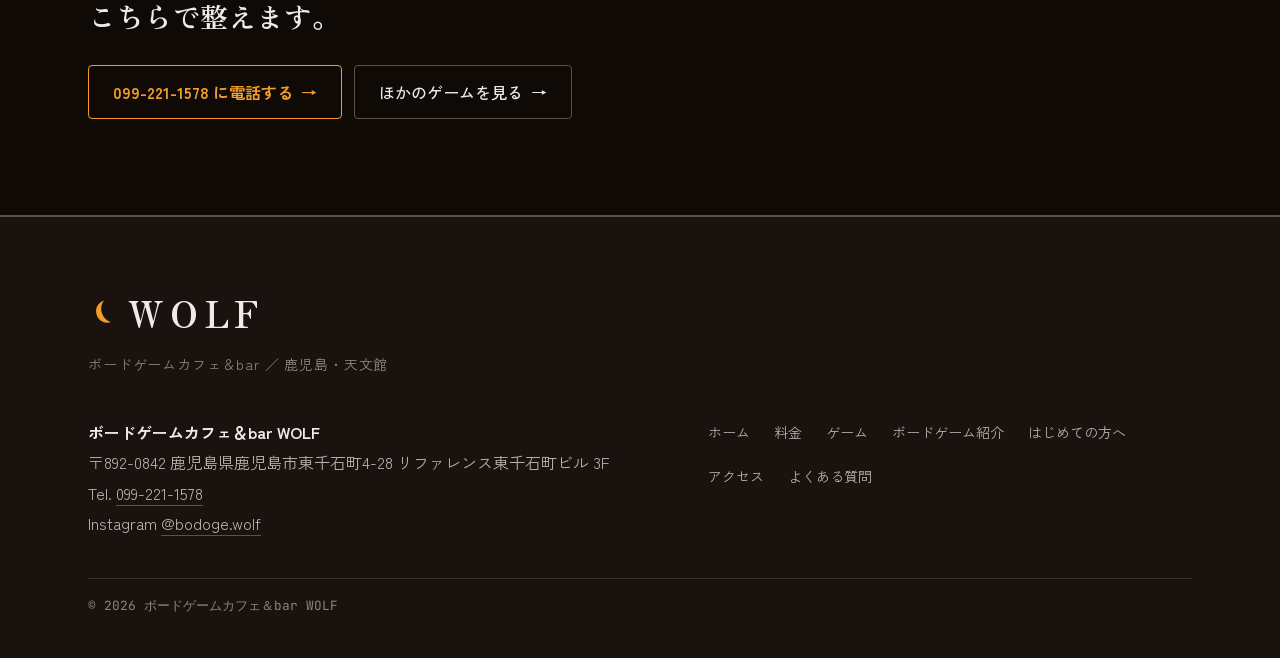
<file: game-codenames.html>
<!DOCTYPE html>
<html lang="ja">
<head>
<meta charset="utf-8">
<meta name="viewport" content="width=device-width, initial-scale=1">

<title>コードネーム｜ボードゲーム紹介｜ボードゲームカフェ＆bar WOLF（鹿児島・天文館）</title>
<meta name="description" content="コードネームのルールと魅力を、はじめての方向けに紹介します。2チームに分かれ、ヒントは単語ひとつと数字ひとつだけ。1本15分、大人数ほど盛り上がるワードゲーム。鹿児島・天文館のボードゲームカフェ＆bar WOLF で遊べます。説明から入れます。">
<link rel="canonical" href="https://wolf-tenmonkan.com/game-codenames.html">
<meta name="robots" content="index,follow,max-image-preview:large">
<meta name="theme-color" content="#0f0a06">

<meta property="og:type" content="article">
<meta property="og:site_name" content="ボードゲームカフェ＆bar WOLF">
<meta property="og:title" content="コードネーム｜ボードゲーム紹介｜WOLF">
<meta property="og:description" content="ヒントは単語ひとつと数字ひとつだけ。1本15分、人数が多いほど盛り上がるワードゲーム。">
<meta property="og:url" content="https://wolf-tenmonkan.com/game-codenames.html">
<meta property="og:locale" content="ja_JP">
<meta name="twitter:card" content="summary_large_image">
<meta property="og:image" content="https://wolf-tenmonkan.com/img/games/codenames-ogp.jpg">
<meta property="og:image:width" content="1200">
<meta property="og:image:height" content="630">
<meta name="twitter:image" content="https://wolf-tenmonkan.com/img/games/codenames-ogp.jpg">

<link rel="icon" href="favicon.svg" type="image/svg+xml">
<link rel="icon" href="img/favicon-64.png" sizes="64x64" type="image/png">
<link rel="apple-touch-icon" href="img/apple-touch-icon.png">
<link rel="preconnect" href="https://fonts.googleapis.com">
<link rel="preconnect" href="https://fonts.gstatic.com" crossorigin>
<link rel="stylesheet" href="https://fonts.googleapis.com/css2?family=JetBrains+Mono:wght@400;600&family=Zen+Kaku+Gothic+New:wght@400;500;700&family=Zen+Old+Mincho:wght@700;900&display=swap">
<link rel="stylesheet" href="css/style.css">

<script type="application/ld+json">
{
  "@context": "https://schema.org",
  "@graph": [
    {
      "@type": "BreadcrumbList",
      "itemListElement": [
        { "@type": "ListItem", "position": 1, "name": "ホーム", "item": "https://wolf-tenmonkan.com/" },
        { "@type": "ListItem", "position": 2, "name": "遊べるゲーム", "item": "https://wolf-tenmonkan.com/games.html" },
        { "@type": "ListItem", "position": 3, "name": "ボードゲーム紹介", "item": "https://wolf-tenmonkan.com/gamelist.html" },
        { "@type": "ListItem", "position": 4, "name": "コードネーム", "item": "https://wolf-tenmonkan.com/game-codenames.html" }
      ]
    },
    {
      "@type": "Game",
      "name": "コードネーム",
      "alternateName": "Codenames",
      "numberOfPlayers": { "@type": "QuantitativeValue", "minValue": 2, "maxValue": 8 },
      "description": "並んだ25枚の単語カードから、味方の担当するカードを当てさせるチーム対抗のワードゲーム。ヒントは単語ひとつと数字ひとつだけ。2016年のドイツ年間ゲーム大賞受賞作。",
      "url": "https://wolf-tenmonkan.com/game-codenames.html",
      "image": [
        "https://wolf-tenmonkan.com/img/games/codenames-01.jpg",
        "https://wolf-tenmonkan.com/img/games/codenames-02.jpg",
        "https://wolf-tenmonkan.com/img/games/codenames-03.jpg"
      ]
    },
    {
      "@type": "FAQPage",
      "mainEntity": [
        {
          "@type": "Question",
          "name": "コードネームのルールを知らなくても遊べますか。",
          "acceptedAnswer": { "@type": "Answer", "text": "遊べます。当店では遊び方の説明から入りますので、予習は必要ありません。ルールはとても簡単で、説明は3分ほどで終わります。" }
        },
        {
          "@type": "Question",
          "name": "コードネームは何人で遊べますか。",
          "acceptedAnswer": { "@type": "Answer", "text": "2人から8人以上まで遊べます。2チームに分かれて対戦するゲームなので、人数が多いほど盛り上がります。途中から人が増えてもチームに入っていただけます。" }
        },
        {
          "@type": "Question",
          "name": "コードネームはどれくらい時間がかかりますか。",
          "acceptedAnswer": { "@type": "Answer", "text": "1本15分ほどです。短いので、たいてい続けて何度も遊ぶことになります。待ち時間や、解散前の1本にも向いています。" }
        },
        {
          "@type": "Question",
          "name": "鹿児島でコードネームが遊べる店はありますか。",
          "acceptedAnswer": { "@type": "Answer", "text": "鹿児島市・天文館のボードゲームカフェ＆bar WOLF で遊べます。東千石町4-28 リファレンス東千石町ビル3階、深夜1:30〜朝8:30、年中無休です。" }
        }
      ]
    }
  ]
}
</script>
</head>

<body>
<a class="skip" href="#main">本文へスキップ</a>

<header class="nav">
  <nav class="nav__pill" aria-label="メインナビゲーション">
    <a class="nav__brand" href="index.html" aria-label="ボードゲームカフェ＆bar WOLF ホーム">
      <svg class="mark" viewBox="0 0 32 32" aria-hidden="true" focusable="false"><path d="M22.5 3A13 13 0 1 0 22.5 29A16 16 0 0 1 22.5 3Z" fill="currentColor" transform="rotate(-18 16 16)"/></svg>
      <span class="nav__wordmark">WOLF</span>
    </a>
    <button class="nav__toggle" type="button" aria-expanded="false" aria-controls="nav-menu">メニュー</button>
    <ul class="nav__menu" id="nav-menu" data-open="false">
      <li><a href="price.html">料金</a></li>
      <li><a href="games.html">ゲーム</a></li>
      <li><a href="beginner.html">はじめて</a></li>
      <li><a href="access.html">アクセス</a></li>
      <li><a href="faq.html">よくある質問</a></li>
      <li><a class="nav__menu-cta" href="tel:+81992211578">099-221-1578</a></li>
    </ul>
    <a class="nav__cta" href="tel:+81992211578">099-221-1578</a>
  </nav>
</header>

<main id="main">
  <section class="pagehead">
    <div class="container">
      <nav class="crumbs" aria-label="パンくずリスト">
        <a href="index.html">ホーム</a>
        <span class="crumbs__sep" aria-hidden="true">/</span>
        <a href="games.html">遊べるゲーム</a>
        <span class="crumbs__sep" aria-hidden="true">/</span>
        <a href="gamelist.html">ボードゲーム紹介</a>
        <span class="crumbs__sep" aria-hidden="true">/</span>
        <span aria-current="page">コードネーム</span>
      </nav>
      <h1 class="pagehead__title enter">コードネーム</h1>
      <p class="pagehead__lede enter enter--2">
        卓の上に、関係のない単語が25枚並びます。
        そのうちどれが味方かを知っているのは、チームにひとりだけ。
        伝えていいのは<strong>単語ひとつと、数字ひとつ</strong>です。
      </p>
    </div>
  </section>

  <section class="section section--tight">
    <div class="container">
      <figure class="shot-fig">
        <div class="shot">
          <img src="img/games/codenames-01.jpg" width="1108" height="739" decoding="async"
               alt="コードネームの場。25枚の単語カードが並び、当たったカードに赤と青のエージェントカードがかぶせてある">
        </div>
        <figcaption class="shot-fig__caption">
          当てたカードには色がかぶさります。赤も青も残りわずか、という盤面。
        </figcaption>
      </figure>
    </div>
  </section>

  <section class="section section--tight">
    <div class="container split">
      <div>
        <div class="head">
          <h2 class="head__title">どんなゲームか</h2>
        </div>
        <div class="prose">
          <p>
            赤と青、2つのチームに分かれます。
            各チームからひとりが<strong>スパイマスター</strong>になり、そのふたりだけが暗号表を見ます。
            25枚のうちどれが赤で、どれが青で、どれが無関係なのか——それを知っているのはスパイマスターだけです。
          </p>
          <p>
            スパイマスターにできるのは、<strong>単語ひとつと数字ひとつを言うこと</strong>だけ。
            たとえば「くだもの、2」。それだけを頼りに、味方は並んだカードから2枚を選びます。
            表情も、身振りも、言い直しも禁止。伝えられるのは、その2語がすべてです。
          </p>
          <p>
            うまい言葉がひとつ見つかれば、3枚も4枚もまとめて当ててもらえます。
            けれど欲を出して広い言葉を選ぶと、相手チームのカードや——最悪の場合、
            <strong>触れた瞬間に負ける「暗殺者」</strong>を掘り当てられてしまいます。
          </p>
          <p>
            2016年のドイツ年間ゲーム大賞を受賞した作品で、
            言葉さえ通じれば誰とでも遊べる1本です。デザイナーはヴラーダ・フヴァチル。
          </p>
        </div>
      </div>

      <div class="proof">
        <div class="proof__row">
          <p class="proof__key">Players</p>
          <p class="proof__val">2〜8人以上</p>
          <p class="proof__note">人数が多いほど向きます</p>
        </div>
        <div class="proof__row">
          <p class="proof__key">Play time</p>
          <p class="proof__val">15分ほど</p>
          <p class="proof__note">説明は3分で終わります</p>
        </div>
        <div class="proof__row">
          <p class="proof__key">Category</p>
          <p class="proof__val">ワードゲーム・チーム戦</p>
          <p class="proof__note">全員が同時に考えます</p>
        </div>
        <div class="proof__row">
          <p class="proof__key">Award</p>
          <p class="proof__val">ドイツ年間ゲーム大賞</p>
          <p class="proof__note">2016年受賞</p>
        </div>
        <div class="proof__row">
          <p class="proof__key">Rules</p>
          <p class="proof__val">説明から入れます</p>
          <p class="proof__note">予習は必要ありません</p>
        </div>
      </div>
    </div>
  </section>

  <section class="section section--tight">
    <div class="container">
      <div class="head">
        <h2 class="head__title">1回の流れ</h2>
        <p class="head__sub">やることは少ないので、1ゲーム目の途中にはもう慣れています。</p>
      </div>

      <ol class="steps">
        <li class="step">
          <h3 class="step__title">単語を25枚並べる</h3>
          <p class="step__body">
            5枚×5列。「レモン」「ピストル」「天才」——互いに何の関係もない言葉が置かれます。
            この時点では、どれが誰の担当かは誰にも分かりません。
          </p>
        </li>
        <li class="step">
          <h3 class="step__title">スパイマスターだけが暗号表を見る</h3>
          <p class="step__body">
            25マスを赤・青・無関係・暗殺者に塗り分けた表を、両チームのスパイマスターだけが見ます。
            自分の色をどう言い表すか。ここからが本番です。
          </p>
        </li>
        <li class="step">
          <h3 class="step__title">ヒントは単語ひとつと数字ひとつ</h3>
          <p class="step__body">
            「あかり、3」のように伝えます。数字はそのヒントに関係するカードの枚数。
            味方は相談しながらカードを選び、当たれば続けて選べます。
            <strong>外した時点でそのチームの番は終わり</strong>です。
          </p>
        </li>
        <li class="step">
          <h3 class="step__title">先に全部当てたチームの勝ち</h3>
          <p class="step__body">
            自分の色のカードを先にすべて当てたチームが勝ちます。
            ただし暗殺者に触れてしまったら、その瞬間に負け。
            「もう1回」がいちばん出やすいのは、この負け方をしたときです。
          </p>
        </li>
      </ol>
    </div>
  </section>

  <section class="section section--tight">
    <div class="container">
      <div class="head">
        <h2 class="head__title">当店のコードネーム</h2>
        <p class="head__sub">店で撮った写真です。だいたいこんな空気で進みます。</p>
      </div>

      <div class="shots">
        <figure class="shot-fig">
          <div class="shot">
            <img src="img/games/codenames-02.jpg" width="1108" height="739" loading="lazy" decoding="async"
                 alt="コードネームの暗号表。25マスが赤・青・ベージュ・暗殺者に塗り分けられている">
          </div>
          <figcaption class="shot-fig__caption">左が暗号表。これを見られるのはスパイマスターだけです。</figcaption>
        </figure>
        <figure class="shot-fig">
          <div class="shot">
            <img src="img/games/codenames-03.jpg" width="1200" height="800" loading="lazy" decoding="async"
                 alt="コードネーム 日本語版の箱">
          </div>
          <figcaption class="shot-fig__caption">置いてあるのは日本語版です。</figcaption>
        </figure>
      </div>
    </div>
  </section>

  <section class="section section--tight">
    <div class="container split">
      <div>
        <div class="head">
          <h2 class="head__title">25枚の内訳</h2>
        </div>
        <div class="table-scroll">
          <table class="spec">
            <caption class="visually-hidden">場に並ぶ25枚のカードの内訳</caption>
            <thead>
              <tr><th scope="col">担当</th><th scope="col">枚数</th></tr>
            </thead>
            <tbody>
              <tr><th scope="row">先攻チーム</th><td>9</td></tr>
              <tr><th scope="row">後攻チーム</th><td>8</td></tr>
              <tr><th scope="row">無関係<span class="spec__note"><br>当てると、そこで自分の番が終わります</span></th><td>7</td></tr>
              <tr><th scope="row">暗殺者<span class="spec__note"><br>当てた瞬間に負けます</span></th><td>1</td></tr>
            </tbody>
          </table>
        </div>
        <p class="prose mt-lg">先に動くチームが1枚多く担当します。そのぶん有利ではなく、<strong>1枚ぶん急がされる</strong>と考えたほうが近いです。</p>
      </div>

      <div>
        <div class="head">
          <h2 class="head__title">はじめての方へ、5つだけ</h2>
        </div>
        <ul class="ticks">
          <li><strong>まずは「2」で十分です。</strong>いきなり4枚まとめようとすると、たいてい事故が起きます</li>
          <li><strong>暗殺者から遠い言葉を選ぶ。</strong>何を当ててほしいかより、<strong>何に触れてほしくないか</strong>から考えると安全です</li>
          <li><strong>答える側は、声に出して考える。</strong>「これだと思う理由」を言うと、味方が止めてくれます</li>
          <li><strong>迷ったらパスできます。</strong>1枚も選ばずに番を終えるのも、立派な判断です</li>
          <li><strong>スパイマスターは無言・無表情で。</strong>うなずくのも顔をしかめるのも反則。ここがいちばん難しいところです</li>
        </ul>
      </div>
    </div>
  </section>

  <section class="section section--tight">
    <div class="container split">
      <div>
        <div class="head">
          <h2 class="head__title">WOLF で遊ぶなら</h2>
        </div>
        <div class="prose">
          <p>
            1本15分、ルール説明は3分。<strong>人数が集まった夜にいちばん出番の多いゲーム</strong>です。
            チーム戦なので、はじめての方が混ざっても手持ち無沙汰になりません。
          </p>
          <p>
            深夜に人が増えていくのが当店の時間帯です。
            コードネームは<strong>途中から来た方をそのままチームに入れられる</strong>ので、
            誰かが合流するたびに卓を組み直す必要がありません。
          </p>
          <p>
            ルール説明はこちらでします。読み込んでくる必要はありません。
            <a href="beginner.html">はじめての方へ</a>に当日の流れをまとめています。
          </p>
        </div>
      </div>

      <div>
        <div class="head">
          <h2 class="head__title">よくある質問</h2>
        </div>
        <div class="qa">
          <details class="qa__item">
            <summary class="qa__q">ルールを知らなくても遊べますか。<span class="qa__sign" aria-hidden="true">＋</span></summary>
            <div class="qa__a">
              <p>遊べます。ルールはとても簡単で、説明は3分ほどで終わります。予習は必要ありません。</p>
            </div>
          </details>
          <details class="qa__item">
            <summary class="qa__q">何人で遊べますか。<span class="qa__sign" aria-hidden="true">＋</span></summary>
            <div class="qa__a">
              <p>2人から8人以上まで。2チームに分かれて対戦するので、人数が多いほど盛り上がります。途中から人が増えても、そのままチームに入っていただけます。</p>
            </div>
          </details>
          <details class="qa__item">
            <summary class="qa__q">言葉のセンスに自信がありません。<span class="qa__sign" aria-hidden="true">＋</span></summary>
            <div class="qa__a">
              <p>大丈夫です。ヒントを出す役は交代でも、ずっと他の方にお願いしても構いません。答える側だけでも十分楽しめます。</p>
            </div>
          </details>
          <details class="qa__item">
            <summary class="qa__q">予約は必要ですか。<span class="qa__sign" aria-hidden="true">＋</span></summary>
            <div class="qa__a">
              <p>予約なしでもご来店いただけます。人数が決まっている場合は<a href="https://www.instagram.com/bodoge.wolf/" rel="noopener" target="_blank">Instagram（@bodoge.wolf）</a>のDMからご連絡いただけると確実です。</p>
            </div>
          </details>
          <details class="qa__item">
            <summary class="qa__q">料金はいくらですか。<span class="qa__sign" aria-hidden="true">＋</span></summary>
            <div class="qa__a">
              <p>エントランス1,000円＋1時間ごとのチャージ1,000円（飲み放題付き）です。学生の方は別料金があります。くわしくは<a href="price.html">料金ページ</a>をご覧ください。</p>
            </div>
          </details>
        </div>
      </div>
    </div>
  </section>

  <section class="close-strip">
    <div class="container">
      <p class="close-strip__line">「コードネームやりたいです」と言っていただければ、あとはこちらで整えます。</p>
      <div class="close-strip__actions">
        <a class="chip chip--primary" href="tel:+81992211578">099-221-1578 に電話する<span class="chip__arrow" aria-hidden="true">→</span></a>
        <a class="chip" href="gamelist.html">ほかのゲームを見る<span class="chip__arrow" aria-hidden="true">→</span></a>
      </div>
    </div>
  </section>
</main>

<footer class="foot">
  <div class="container">
    <div class="foot__mast">
      <svg class="mark" viewBox="0 0 32 32" aria-hidden="true" focusable="false"><path d="M22.5 3A13 13 0 1 0 22.5 29A16 16 0 0 1 22.5 3Z" fill="currentColor" transform="rotate(-18 16 16)"/></svg>
      <span class="foot__wordmark">WOLF</span>
    </div>
    <p class="foot__tagline">ボードゲームカフェ＆bar ／ 鹿児島・天文館</p>
    <div class="foot__grid">
      <address class="foot__nap">
        <span class="foot__name">ボードゲームカフェ＆bar WOLF</span><br>
        〒892-0842 鹿児島県鹿児島市東千石町4-28 リファレンス東千石町ビル 3F<br>
        Tel. <a href="tel:+81992211578">099-221-1578</a><br>
        Instagram <a href="https://www.instagram.com/bodoge.wolf/" rel="me noopener" target="_blank">@bodoge.wolf</a>
      </address>
      <ul class="foot__links">
        <li><a href="index.html">ホーム</a></li>
        <li><a href="price.html">料金</a></li>
        <li><a href="games.html">ゲーム</a></li>
        <li><a href="gamelist.html">ボードゲーム紹介</a></li>
        <li><a href="beginner.html">はじめての方へ</a></li>
        <li><a href="access.html">アクセス</a></li>
        <li><a href="faq.html">よくある質問</a></li>
      </ul>
    </div>
    <p class="foot__legal">© 2026 ボードゲームカフェ＆bar WOLF</p>
  </div>
</footer>

<script src="js/site.js" defer></script>
</body>
</html>
</file>
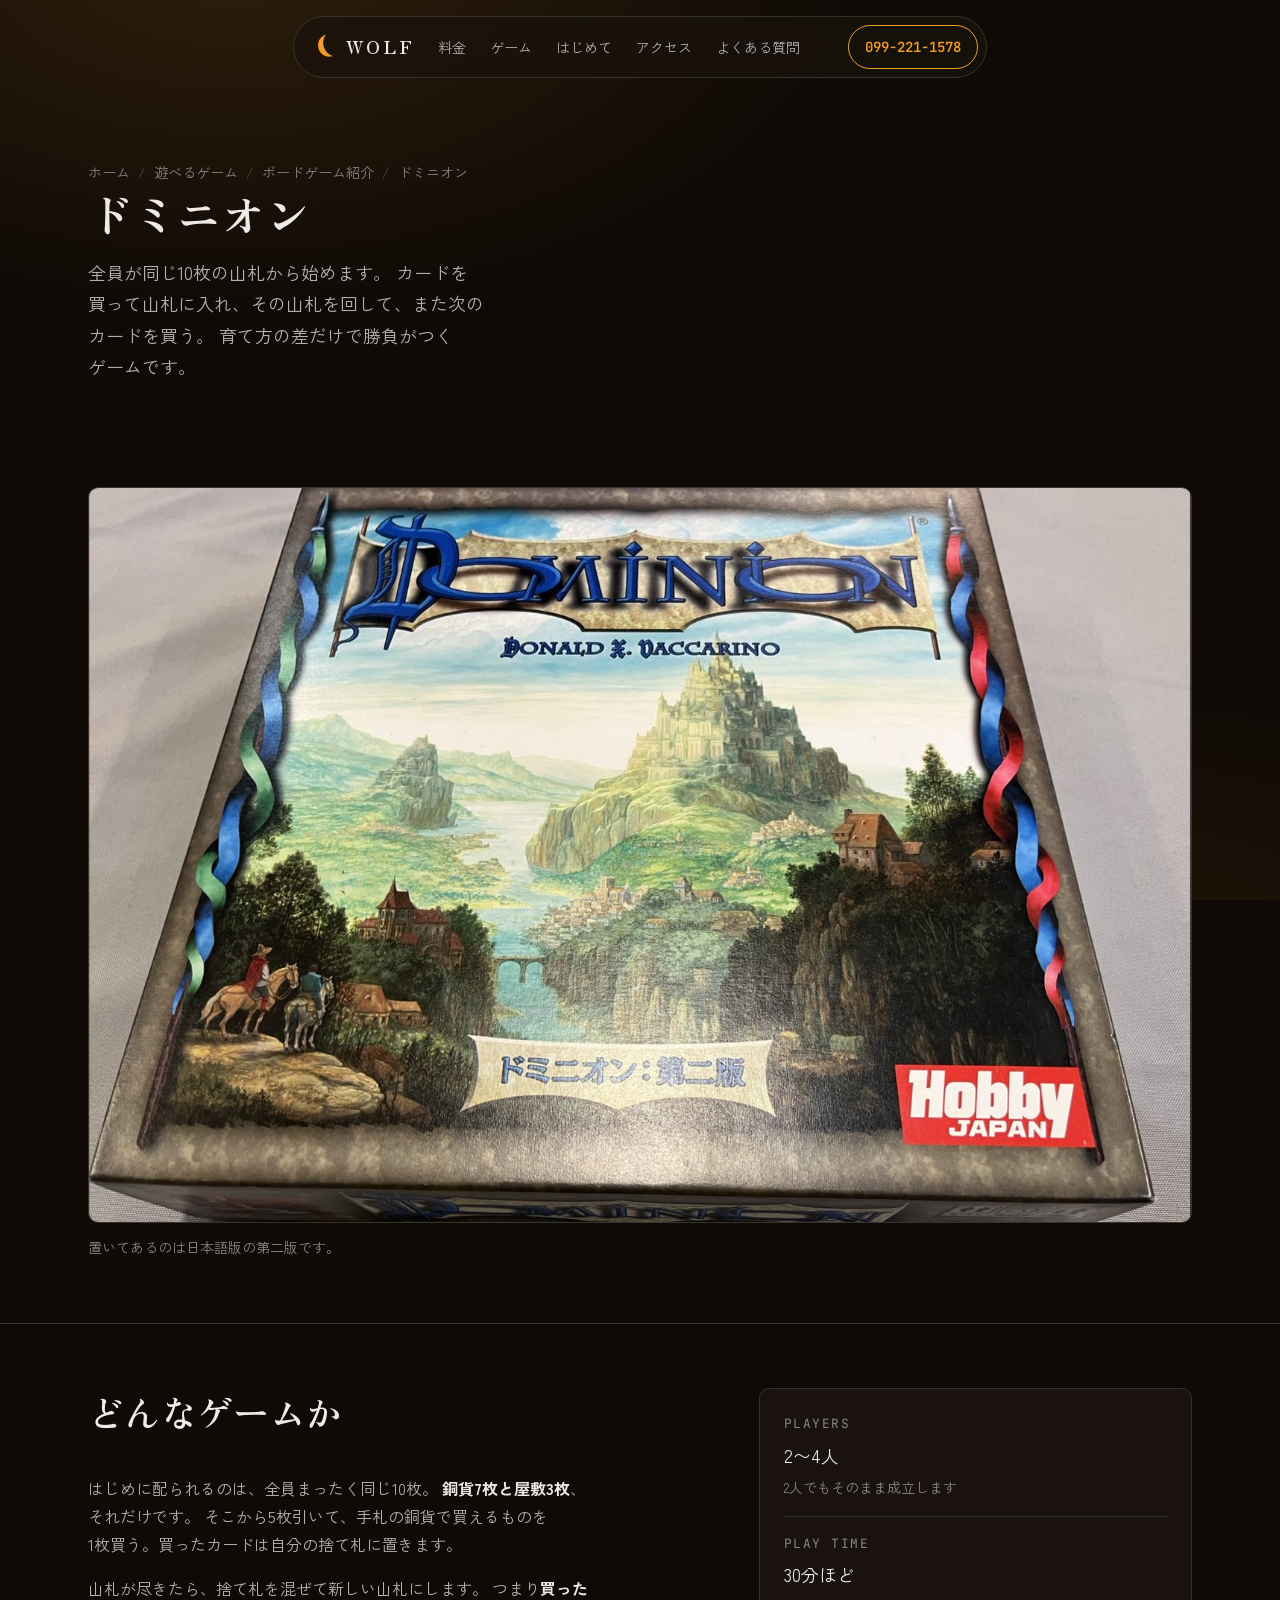
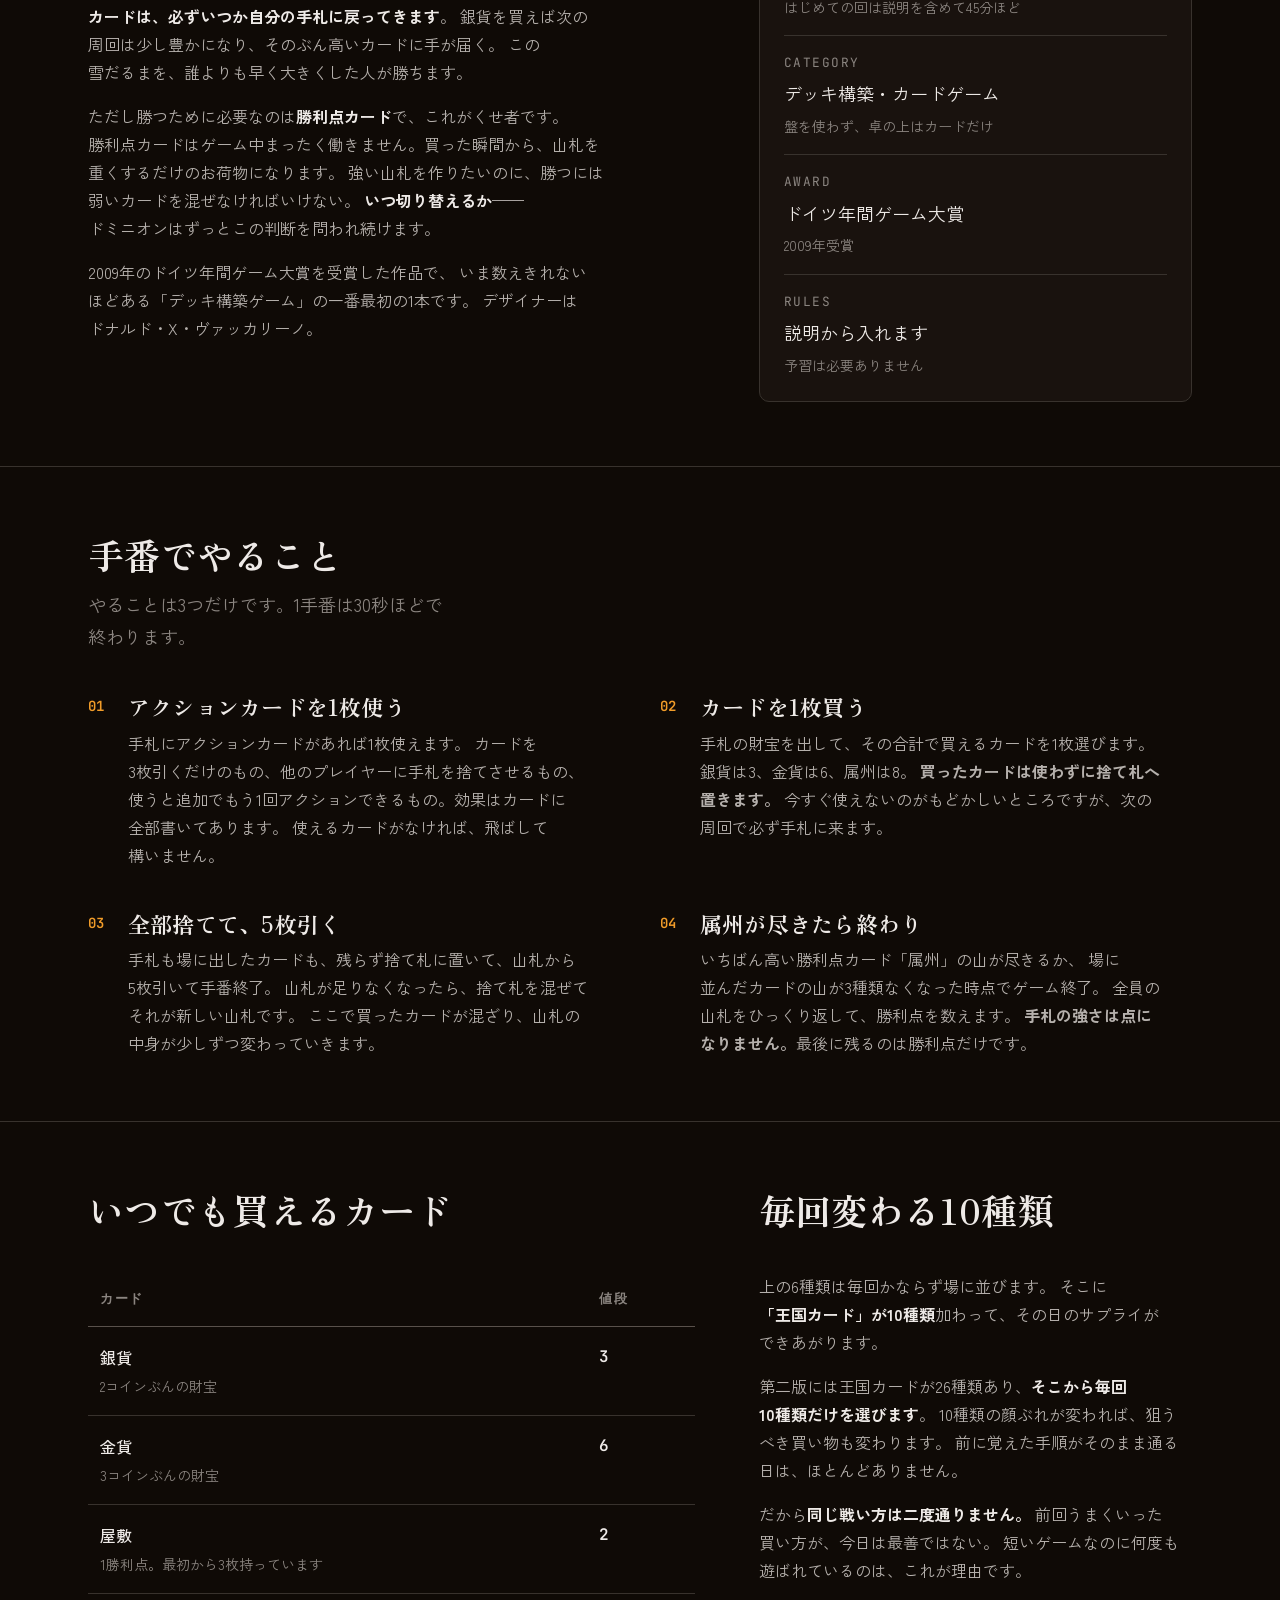
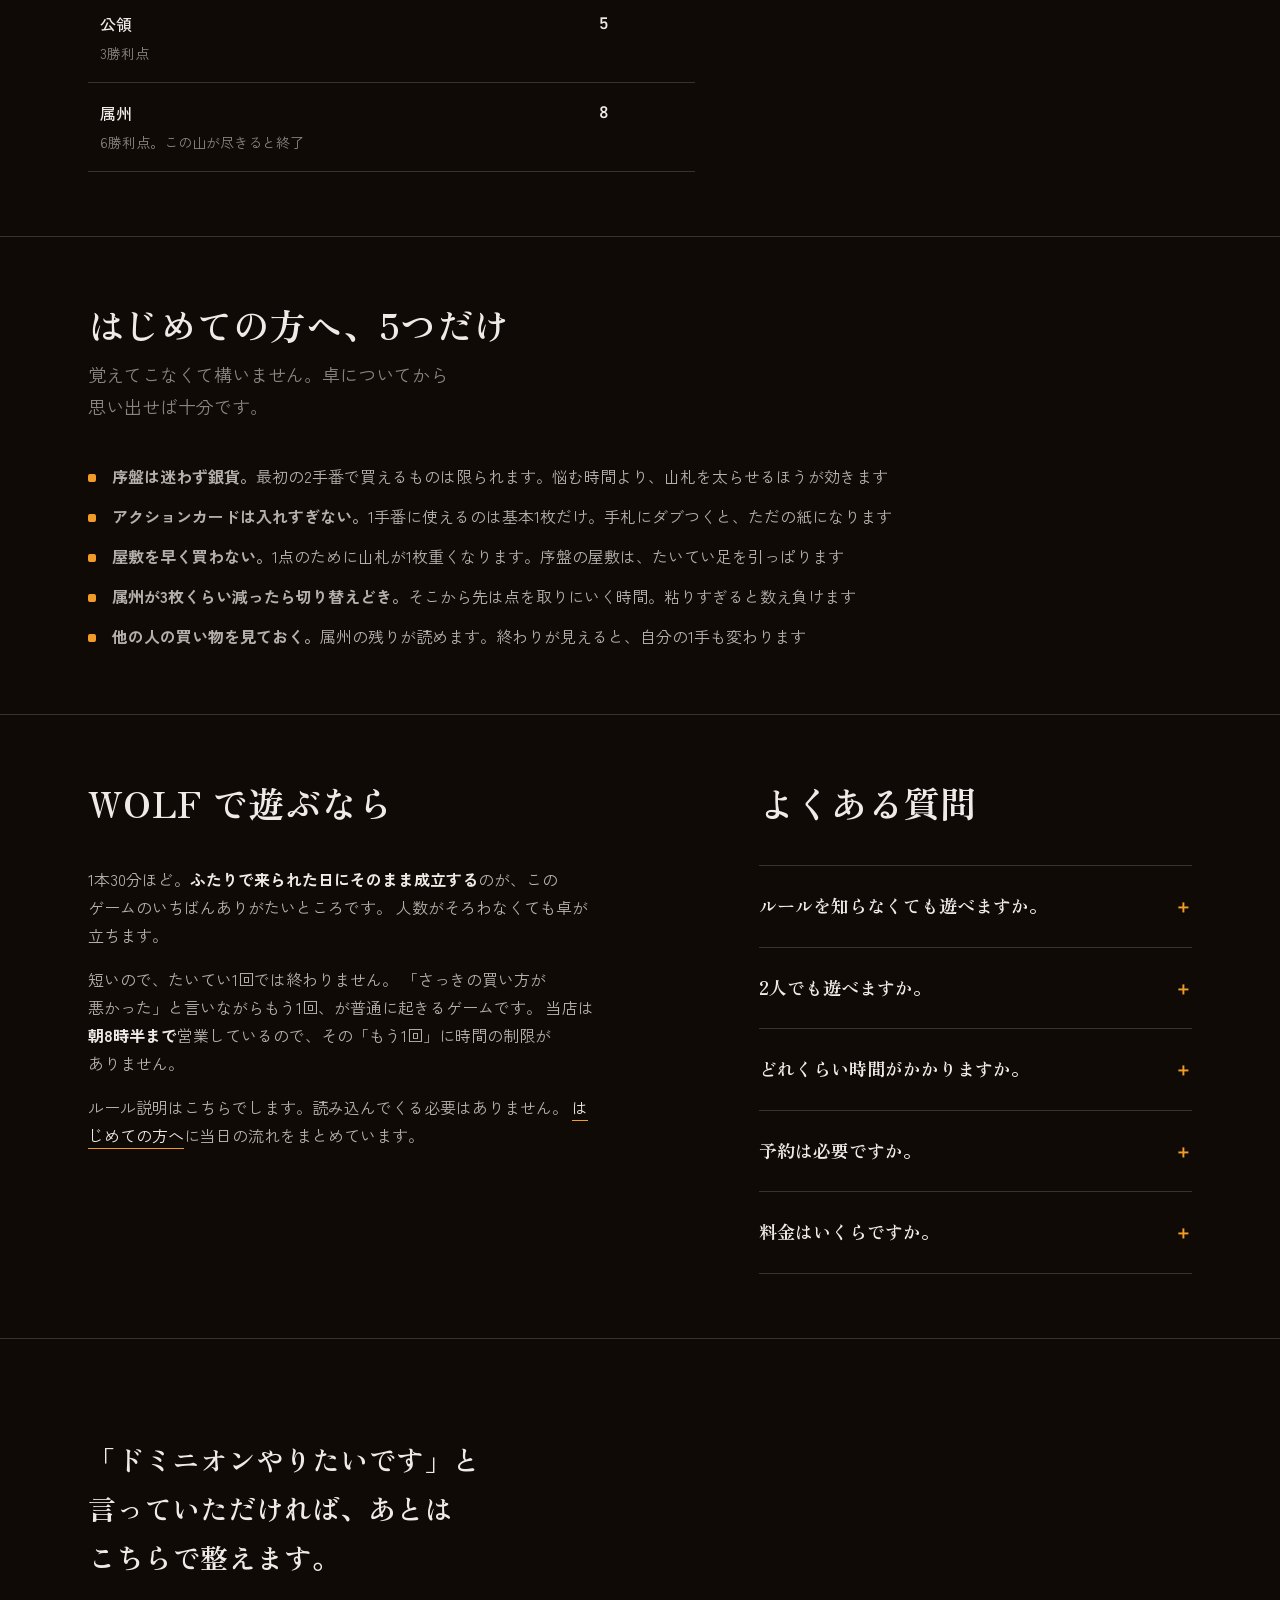
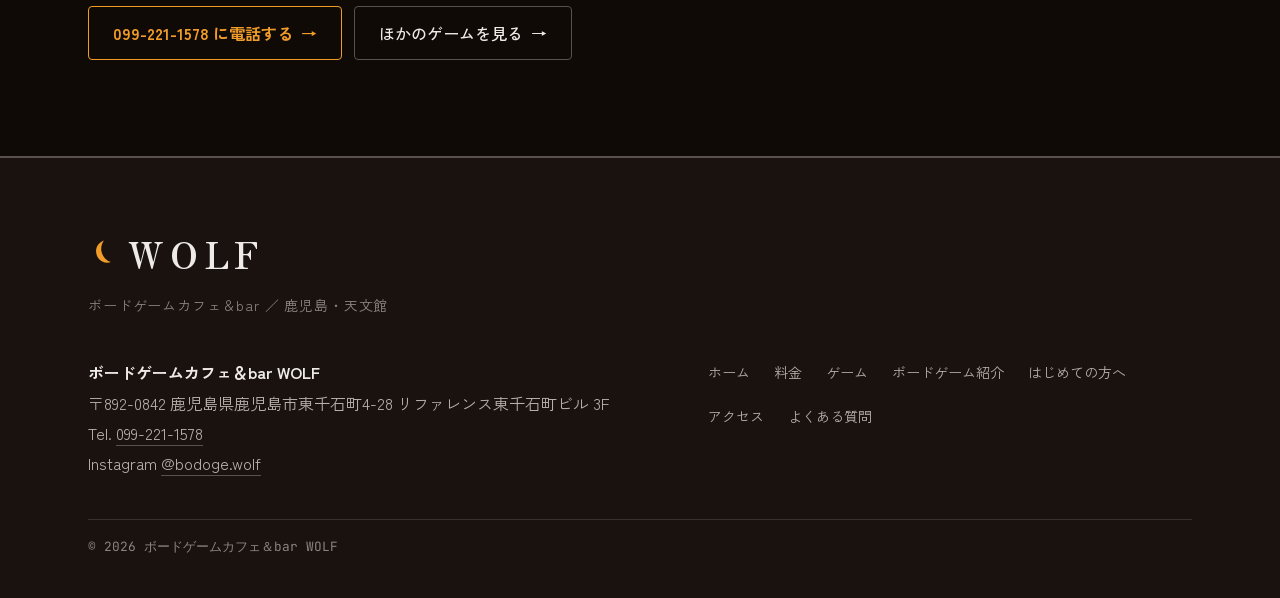
<file: game-dominion.html>
<!DOCTYPE html>
<html lang="ja">
<head>
<meta charset="utf-8">
<meta name="viewport" content="width=device-width, initial-scale=1">

<title>ドミニオン｜ボードゲーム紹介｜ボードゲームカフェ＆bar WOLF（鹿児島・天文館）</title>
<meta name="description" content="ドミニオン（第二版）のルールと魅力を、はじめての方向けに紹介します。2〜4人・30分ほど、カードを買って自分の山札を育てるデッキ構築ゲームの元祖。鹿児島・天文館のボードゲームカフェ＆bar WOLF で遊べます。説明から入れます。">
<link rel="canonical" href="https://wolf-tenmonkan.com/game-dominion.html">
<meta name="robots" content="index,follow,max-image-preview:large">
<meta name="theme-color" content="#0f0a06">

<meta property="og:type" content="article">
<meta property="og:site_name" content="ボードゲームカフェ＆bar WOLF">
<meta property="og:title" content="ドミニオン｜ボードゲーム紹介｜WOLF">
<meta property="og:description" content="2〜4人・30分ほど。カードを買って山札を育てる、デッキ構築ゲームの元祖。">
<meta property="og:url" content="https://wolf-tenmonkan.com/game-dominion.html">
<meta property="og:locale" content="ja_JP">
<meta name="twitter:card" content="summary_large_image">
<meta property="og:image" content="https://wolf-tenmonkan.com/img/games/dominion-ogp.jpg">
<meta property="og:image:width" content="1200">
<meta property="og:image:height" content="630">
<meta name="twitter:image" content="https://wolf-tenmonkan.com/img/games/dominion-ogp.jpg">

<link rel="icon" href="favicon.svg" type="image/svg+xml">
<link rel="icon" href="img/favicon-64.png" sizes="64x64" type="image/png">
<link rel="apple-touch-icon" href="img/apple-touch-icon.png">
<link rel="preconnect" href="https://fonts.googleapis.com">
<link rel="preconnect" href="https://fonts.gstatic.com" crossorigin>
<link rel="stylesheet" href="https://fonts.googleapis.com/css2?family=JetBrains+Mono:wght@400;600&family=Zen+Kaku+Gothic+New:wght@400;500;700&family=Zen+Old+Mincho:wght@700;900&display=swap">
<link rel="stylesheet" href="css/style.css">

<script type="application/ld+json">
{
  "@context": "https://schema.org",
  "@graph": [
    {
      "@type": "BreadcrumbList",
      "itemListElement": [
        { "@type": "ListItem", "position": 1, "name": "ホーム", "item": "https://wolf-tenmonkan.com/" },
        { "@type": "ListItem", "position": 2, "name": "遊べるゲーム", "item": "https://wolf-tenmonkan.com/games.html" },
        { "@type": "ListItem", "position": 3, "name": "ボードゲーム紹介", "item": "https://wolf-tenmonkan.com/gamelist.html" },
        { "@type": "ListItem", "position": 4, "name": "ドミニオン", "item": "https://wolf-tenmonkan.com/game-dominion.html" }
      ]
    },
    {
      "@type": "Game",
      "name": "ドミニオン",
      "alternateName": "Dominion",
      "numberOfPlayers": { "@type": "QuantitativeValue", "minValue": 2, "maxValue": 4 },
      "description": "手札で買ったカードが次の周回の手札になる、デッキ構築ゲームの元祖。2〜4人・30分ほどで、先に勝利点を集めた人が勝ち。2009年のドイツ年間ゲーム大賞受賞作。",
      "url": "https://wolf-tenmonkan.com/game-dominion.html",
      "image": [
        "https://wolf-tenmonkan.com/img/games/dominion-01.jpg",
        "https://wolf-tenmonkan.com/img/games/dominion-ogp.jpg"
      ]
    },
    {
      "@type": "FAQPage",
      "mainEntity": [
        {
          "@type": "Question",
          "name": "ドミニオンのルールを知らなくても遊べますか。",
          "acceptedAnswer": { "@type": "Answer", "text": "遊べます。当店では遊び方の説明から入りますので、予習は必要ありません。全員がはじめてでも成立します。" }
        },
        {
          "@type": "Question",
          "name": "ドミニオンは2人でも遊べますか。",
          "acceptedAnswer": { "@type": "Answer", "text": "遊べます。2〜4人用で、2人でもそのまま成立します。おふたりで来店された日に向くゲームです。" }
        },
        {
          "@type": "Question",
          "name": "ドミニオンはどれくらい時間がかかりますか。",
          "acceptedAnswer": { "@type": "Answer", "text": "30分ほどです。はじめての回はルール説明を含めて45分ほど見ておくと安心です。短いので、続けて2回、3回と遊ぶ方が多いゲームです。" }
        },
        {
          "@type": "Question",
          "name": "鹿児島でドミニオンが遊べる店はありますか。",
          "acceptedAnswer": { "@type": "Answer", "text": "鹿児島市・天文館のボードゲームカフェ＆bar WOLF で遊べます。東千石町4-28 リファレンス東千石町ビル3階、深夜1:30〜朝8:30、年中無休です。" }
        }
      ]
    }
  ]
}
</script>
</head>

<body>
<a class="skip" href="#main">本文へスキップ</a>

<header class="nav">
  <nav class="nav__pill" aria-label="メインナビゲーション">
    <a class="nav__brand" href="index.html" aria-label="ボードゲームカフェ＆bar WOLF ホーム">
      <svg class="mark" viewBox="0 0 32 32" aria-hidden="true" focusable="false"><path d="M22.5 3A13 13 0 1 0 22.5 29A16 16 0 0 1 22.5 3Z" fill="currentColor" transform="rotate(-18 16 16)"/></svg>
      <span class="nav__wordmark">WOLF</span>
    </a>
    <button class="nav__toggle" type="button" aria-expanded="false" aria-controls="nav-menu">メニュー</button>
    <ul class="nav__menu" id="nav-menu" data-open="false">
      <li><a href="price.html">料金</a></li>
      <li><a href="games.html">ゲーム</a></li>
      <li><a href="beginner.html">はじめて</a></li>
      <li><a href="access.html">アクセス</a></li>
      <li><a href="faq.html">よくある質問</a></li>
      <li><a class="nav__menu-cta" href="tel:+81992211578">099-221-1578</a></li>
    </ul>
    <a class="nav__cta" href="tel:+81992211578">099-221-1578</a>
  </nav>
</header>

<main id="main">
  <section class="pagehead">
    <div class="container">
      <nav class="crumbs" aria-label="パンくずリスト">
        <a href="index.html">ホーム</a>
        <span class="crumbs__sep" aria-hidden="true">/</span>
        <a href="games.html">遊べるゲーム</a>
        <span class="crumbs__sep" aria-hidden="true">/</span>
        <a href="gamelist.html">ボードゲーム紹介</a>
        <span class="crumbs__sep" aria-hidden="true">/</span>
        <span aria-current="page">ドミニオン</span>
      </nav>
      <h1 class="pagehead__title enter">ドミニオン</h1>
      <p class="pagehead__lede enter enter--2">
        全員が同じ10枚の山札から始めます。
        カードを買って山札に入れ、その山札を回して、また次のカードを買う。
        育て方の差だけで勝負がつくゲームです。
      </p>
    </div>
  </section>

  <section class="section section--tight">
    <div class="container">
      <figure class="shot-fig">
        <div class="shot">
          <img src="img/games/dominion-01.jpg" width="1478" height="985" decoding="async"
               alt="ドミニオン 第二版（日本語版）の箱">
        </div>
        <figcaption class="shot-fig__caption">
          置いてあるのは日本語版の第二版です。
        </figcaption>
      </figure>
    </div>
  </section>

  <section class="section section--tight">
    <div class="container split">
      <div>
        <div class="head">
          <h2 class="head__title">どんなゲームか</h2>
        </div>
        <div class="prose">
          <p>
            はじめに配られるのは、全員まったく同じ10枚。
            <strong>銅貨7枚と屋敷3枚</strong>、それだけです。
            そこから5枚引いて、手札の銅貨で買えるものを1枚買う。買ったカードは自分の捨て札に置きます。
          </p>
          <p>
            山札が尽きたら、捨て札を混ぜて新しい山札にします。
            つまり<strong>買ったカードは、必ずいつか自分の手札に戻ってきます</strong>。
            銀貨を買えば次の周回は少し豊かになり、そのぶん高いカードに手が届く。
            この雪だるまを、誰よりも早く大きくした人が勝ちます。
          </p>
          <p>
            ただし勝つために必要なのは<strong>勝利点カード</strong>で、これがくせ者です。
            勝利点カードはゲーム中まったく働きません。買った瞬間から、山札を重くするだけのお荷物になります。
            強い山札を作りたいのに、勝つには弱いカードを混ぜなければいけない。
            <strong>いつ切り替えるか</strong>——ドミニオンはずっとこの判断を問われ続けます。
          </p>
          <p>
            2009年のドイツ年間ゲーム大賞を受賞した作品で、
            いま数えきれないほどある「デッキ構築ゲーム」の一番最初の1本です。
            デザイナーはドナルド・X・ヴァッカリーノ。
          </p>
        </div>
      </div>

      <div class="proof">
        <div class="proof__row">
          <p class="proof__key">Players</p>
          <p class="proof__val">2〜4人</p>
          <p class="proof__note">2人でもそのまま成立します</p>
        </div>
        <div class="proof__row">
          <p class="proof__key">Play time</p>
          <p class="proof__val">30分ほど</p>
          <p class="proof__note">はじめての回は説明を含めて45分ほど</p>
        </div>
        <div class="proof__row">
          <p class="proof__key">Category</p>
          <p class="proof__val">デッキ構築・カードゲーム</p>
          <p class="proof__note">盤を使わず、卓の上はカードだけ</p>
        </div>
        <div class="proof__row">
          <p class="proof__key">Award</p>
          <p class="proof__val">ドイツ年間ゲーム大賞</p>
          <p class="proof__note">2009年受賞</p>
        </div>
        <div class="proof__row">
          <p class="proof__key">Rules</p>
          <p class="proof__val">説明から入れます</p>
          <p class="proof__note">予習は必要ありません</p>
        </div>
      </div>
    </div>
  </section>

  <section class="section section--tight">
    <div class="container">
      <div class="head">
        <h2 class="head__title">手番でやること</h2>
        <p class="head__sub">やることは3つだけです。1手番は30秒ほどで終わります。</p>
      </div>

      <ol class="steps">
        <li class="step">
          <h3 class="step__title">アクションカードを1枚使う</h3>
          <p class="step__body">
            手札にアクションカードがあれば1枚使えます。
            カードを3枚引くだけのもの、他のプレイヤーに手札を捨てさせるもの、
            使うと追加でもう1回アクションできるもの。効果はカードに全部書いてあります。
            使えるカードがなければ、飛ばして構いません。
          </p>
        </li>
        <li class="step">
          <h3 class="step__title">カードを1枚買う</h3>
          <p class="step__body">
            手札の財宝を出して、その合計で買えるカードを1枚選びます。
            銀貨は3、金貨は6、属州は8。
            <strong>買ったカードは使わずに捨て札へ置きます。</strong>
            今すぐ使えないのがもどかしいところですが、次の周回で必ず手札に来ます。
          </p>
        </li>
        <li class="step">
          <h3 class="step__title">全部捨てて、5枚引く</h3>
          <p class="step__body">
            手札も場に出したカードも、残らず捨て札に置いて、山札から5枚引いて手番終了。
            山札が足りなくなったら、捨て札を混ぜてそれが新しい山札です。
            ここで買ったカードが混ざり、山札の中身が少しずつ変わっていきます。
          </p>
        </li>
        <li class="step">
          <h3 class="step__title">属州が尽きたら終わり</h3>
          <p class="step__body">
            いちばん高い勝利点カード「属州」の山が尽きるか、
            場に並んだカードの山が3種類なくなった時点でゲーム終了。
            全員の山札をひっくり返して、勝利点を数えます。
            <strong>手札の強さは点になりません。</strong>最後に残るのは勝利点だけです。
          </p>
        </li>
      </ol>
    </div>
  </section>

  <section class="section section--tight">
    <div class="container split">
      <div>
        <div class="head">
          <h2 class="head__title">いつでも買えるカード</h2>
        </div>
        <div class="table-scroll">
          <table class="spec">
            <caption class="visually-hidden">財宝カードと勝利点カードの値段</caption>
            <thead>
              <tr><th scope="col">カード</th><th scope="col">値段</th></tr>
            </thead>
            <tbody>
              <tr><th scope="row">銀貨<span class="spec__note"><br>2コインぶんの財宝</span></th><td>3</td></tr>
              <tr><th scope="row">金貨<span class="spec__note"><br>3コインぶんの財宝</span></th><td>6</td></tr>
              <tr><th scope="row">屋敷<span class="spec__note"><br>1勝利点。最初から3枚持っています</span></th><td>2</td></tr>
              <tr><th scope="row">公領<span class="spec__note"><br>3勝利点</span></th><td>5</td></tr>
              <tr><th scope="row">属州<span class="spec__note"><br>6勝利点。この山が尽きると終了</span></th><td>8</td></tr>
            </tbody>
          </table>
        </div>
      </div>

      <div>
        <div class="head">
          <h2 class="head__title">毎回変わる10種類</h2>
        </div>
        <div class="prose">
          <p>
            上の6種類は毎回かならず場に並びます。
            そこに<strong>「王国カード」が10種類</strong>加わって、その日のサプライができあがります。
          </p>
          <p>
            第二版には王国カードが26種類あり、<strong>そこから毎回10種類だけを選びます</strong>。
            10種類の顔ぶれが変われば、狙うべき買い物も変わります。
            前に覚えた手順がそのまま通る日は、ほとんどありません。
          </p>
          <p>
            だから<strong>同じ戦い方は二度通りません。</strong>
            前回うまくいった買い方が、今日は最善ではない。
            短いゲームなのに何度も遊ばれているのは、これが理由です。
          </p>
        </div>
      </div>
    </div>
  </section>

  <section class="section section--tight">
    <div class="container">
      <div class="head">
        <h2 class="head__title">はじめての方へ、5つだけ</h2>
        <p class="head__sub">覚えてこなくて構いません。卓についてから思い出せば十分です。</p>
      </div>
      <ul class="ticks">
        <li><strong>序盤は迷わず銀貨。</strong>最初の2手番で買えるものは限られます。悩む時間より、山札を太らせるほうが効きます</li>
        <li><strong>アクションカードは入れすぎない。</strong>1手番に使えるのは基本1枚だけ。手札にダブつくと、ただの紙になります</li>
        <li><strong>屋敷を早く買わない。</strong>1点のために山札が1枚重くなります。序盤の屋敷は、たいてい足を引っぱります</li>
        <li><strong>属州が3枚くらい減ったら切り替えどき。</strong>そこから先は点を取りにいく時間。粘りすぎると数え負けます</li>
        <li><strong>他の人の買い物を見ておく。</strong>属州の残りが読めます。終わりが見えると、自分の1手も変わります</li>
      </ul>
    </div>
  </section>

  <section class="section section--tight">
    <div class="container split">
      <div>
        <div class="head">
          <h2 class="head__title">WOLF で遊ぶなら</h2>
        </div>
        <div class="prose">
          <p>
            1本30分ほど。<strong>ふたりで来られた日にそのまま成立する</strong>のが、このゲームのいちばんありがたいところです。
            人数がそろわなくても卓が立ちます。
          </p>
          <p>
            短いので、たいてい1回では終わりません。
            「さっきの買い方が悪かった」と言いながらもう1回、が普通に起きるゲームです。
            当店は<strong>朝8時半まで</strong>営業しているので、その「もう1回」に時間の制限がありません。
          </p>
          <p>
            ルール説明はこちらでします。読み込んでくる必要はありません。
            <a href="beginner.html">はじめての方へ</a>に当日の流れをまとめています。
          </p>
        </div>
      </div>

      <div>
        <div class="head">
          <h2 class="head__title">よくある質問</h2>
        </div>
        <div class="qa">
          <details class="qa__item">
            <summary class="qa__q">ルールを知らなくても遊べますか。<span class="qa__sign" aria-hidden="true">＋</span></summary>
            <div class="qa__a">
              <p>遊べます。遊び方の説明から入りますので、予習は必要ありません。全員がはじめてでも成立します。</p>
            </div>
          </details>
          <details class="qa__item">
            <summary class="qa__q">2人でも遊べますか。<span class="qa__sign" aria-hidden="true">＋</span></summary>
            <div class="qa__a">
              <p>遊べます。2〜4人用なので、おふたりでもそのまま成立します。人数がそろわない日にいちばん出番の多いゲームです。</p>
            </div>
          </details>
          <details class="qa__item">
            <summary class="qa__q">どれくらい時間がかかりますか。<span class="qa__sign" aria-hidden="true">＋</span></summary>
            <div class="qa__a">
              <p>30分ほどです。はじめての回は説明を含めて45分ほど見ておくと安心です。短いので、続けて2回、3回と遊ぶ方が多いゲームです。</p>
            </div>
          </details>
          <details class="qa__item">
            <summary class="qa__q">予約は必要ですか。<span class="qa__sign" aria-hidden="true">＋</span></summary>
            <div class="qa__a">
              <p>予約なしでもご来店いただけます。人数が決まっている場合は<a href="https://www.instagram.com/bodoge.wolf/" rel="noopener" target="_blank">Instagram（@bodoge.wolf）</a>のDMからご連絡いただけると確実です。</p>
            </div>
          </details>
          <details class="qa__item">
            <summary class="qa__q">料金はいくらですか。<span class="qa__sign" aria-hidden="true">＋</span></summary>
            <div class="qa__a">
              <p>エントランス1,000円＋1時間ごとのチャージ1,000円（飲み放題付き）です。学生の方は別料金があります。くわしくは<a href="price.html">料金ページ</a>をご覧ください。</p>
            </div>
          </details>
        </div>
      </div>
    </div>
  </section>

  <section class="close-strip">
    <div class="container">
      <p class="close-strip__line">「ドミニオンやりたいです」と言っていただければ、あとはこちらで整えます。</p>
      <div class="close-strip__actions">
        <a class="chip chip--primary" href="tel:+81992211578">099-221-1578 に電話する<span class="chip__arrow" aria-hidden="true">→</span></a>
        <a class="chip" href="gamelist.html">ほかのゲームを見る<span class="chip__arrow" aria-hidden="true">→</span></a>
      </div>
    </div>
  </section>
</main>

<footer class="foot">
  <div class="container">
    <div class="foot__mast">
      <svg class="mark" viewBox="0 0 32 32" aria-hidden="true" focusable="false"><path d="M22.5 3A13 13 0 1 0 22.5 29A16 16 0 0 1 22.5 3Z" fill="currentColor" transform="rotate(-18 16 16)"/></svg>
      <span class="foot__wordmark">WOLF</span>
    </div>
    <p class="foot__tagline">ボードゲームカフェ＆bar ／ 鹿児島・天文館</p>
    <div class="foot__grid">
      <address class="foot__nap">
        <span class="foot__name">ボードゲームカフェ＆bar WOLF</span><br>
        〒892-0842 鹿児島県鹿児島市東千石町4-28 リファレンス東千石町ビル 3F<br>
        Tel. <a href="tel:+81992211578">099-221-1578</a><br>
        Instagram <a href="https://www.instagram.com/bodoge.wolf/" rel="me noopener" target="_blank">@bodoge.wolf</a>
      </address>
      <ul class="foot__links">
        <li><a href="index.html">ホーム</a></li>
        <li><a href="price.html">料金</a></li>
        <li><a href="games.html">ゲーム</a></li>
        <li><a href="gamelist.html">ボードゲーム紹介</a></li>
        <li><a href="beginner.html">はじめての方へ</a></li>
        <li><a href="access.html">アクセス</a></li>
        <li><a href="faq.html">よくある質問</a></li>
      </ul>
    </div>
    <p class="foot__legal">© 2026 ボードゲームカフェ＆bar WOLF</p>
  </div>
</footer>

<script src="js/site.js" defer></script>
</body>
</html>
</file>
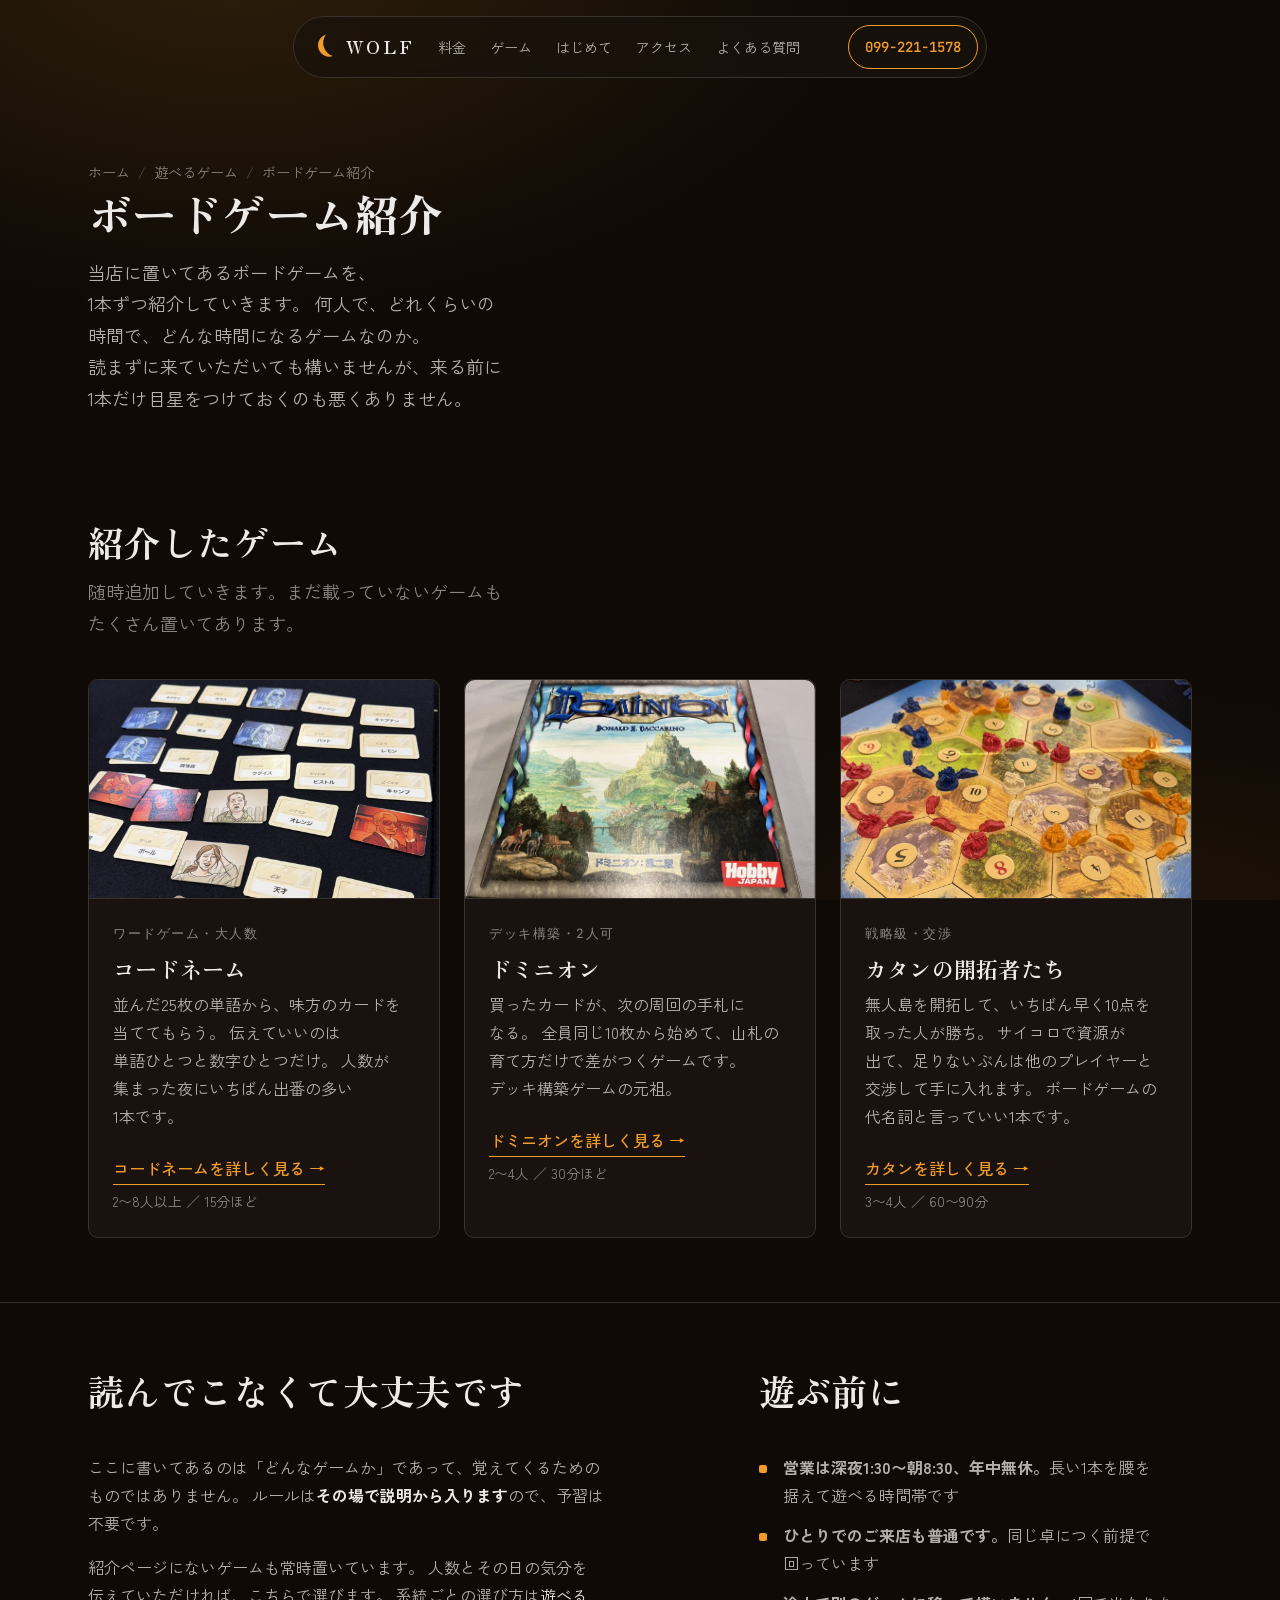
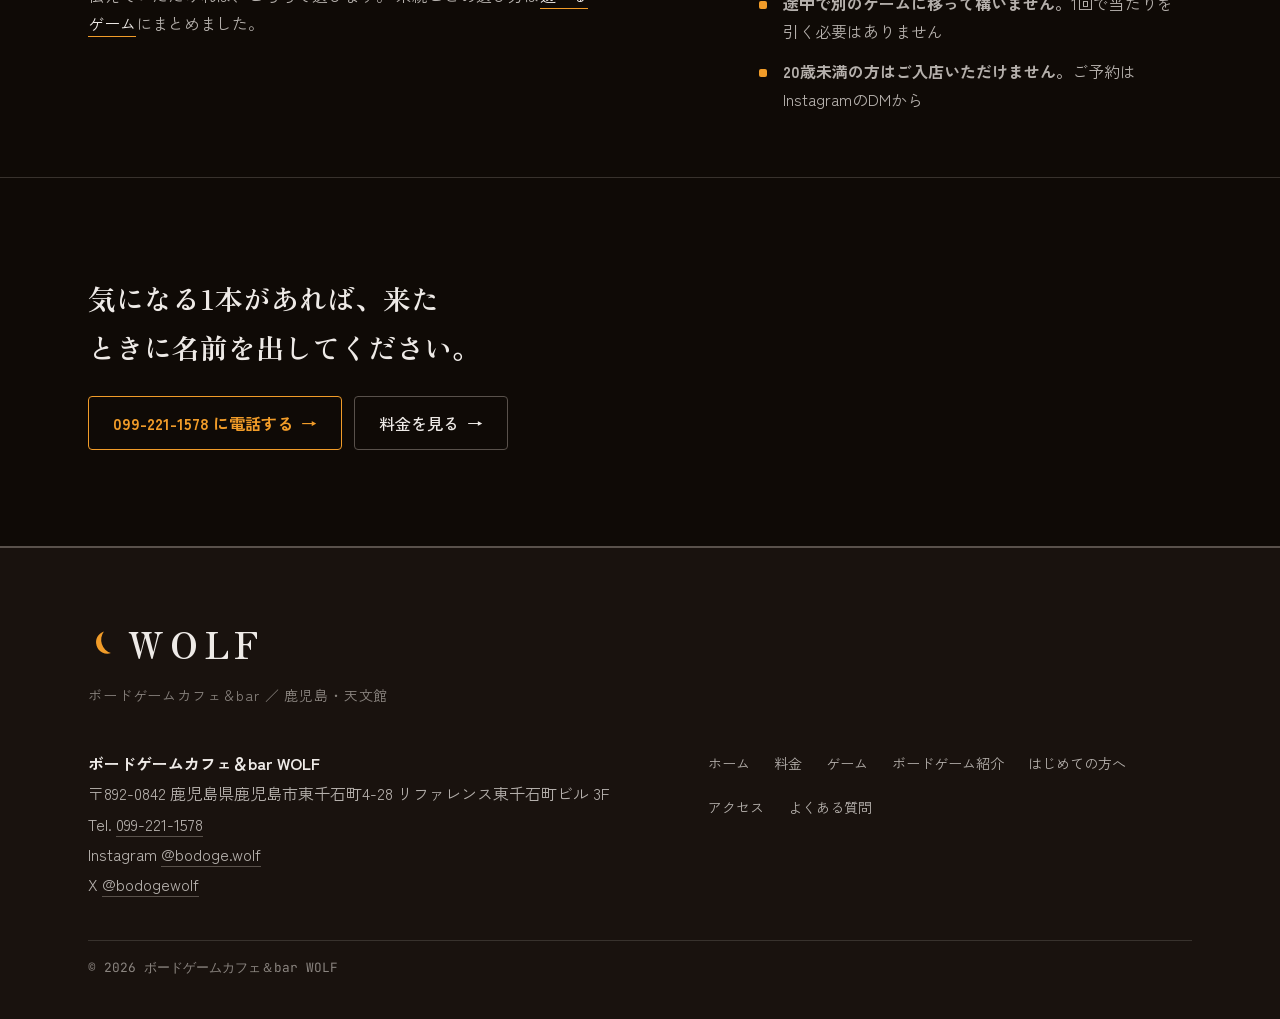
<file: gamelist.html>
<!DOCTYPE html>
<html lang="ja">
<head>
<meta charset="utf-8">
<meta name="viewport" content="width=device-width, initial-scale=1">

<title>ボードゲーム紹介｜ボードゲームカフェ＆bar WOLF（鹿児島・天文館）</title>
<meta name="description" content="鹿児島・天文館のボードゲームカフェ＆bar WOLF で遊べるボードゲームを、1本ずつ紹介していきます。人数・所要時間・どんなゲームかをまとめました。深夜1:30〜朝8:30、ルールは説明から入れます。">
<link rel="canonical" href="https://wolf-tenmonkan.com/gamelist.html">
<meta name="robots" content="index,follow,max-image-preview:large">
<meta name="theme-color" content="#0f0a06">

<meta property="og:type" content="article">
<meta property="og:site_name" content="ボードゲームカフェ＆bar WOLF">
<meta property="og:title" content="ボードゲーム紹介｜ボードゲームカフェ＆bar WOLF">
<meta property="og:description" content="当店で遊べるボードゲームを1本ずつ紹介していきます。人数・所要時間・どんなゲームか。">
<meta property="og:url" content="https://wolf-tenmonkan.com/gamelist.html">
<meta property="og:locale" content="ja_JP">
<meta name="twitter:card" content="summary_large_image">
<meta name="twitter:site" content="@bodogewolf">
<meta property="og:image" content="https://wolf-tenmonkan.com/img/ogp.png">
<meta property="og:image:width" content="1200">
<meta property="og:image:height" content="630">
<meta name="twitter:image" content="https://wolf-tenmonkan.com/img/ogp.png">

<link rel="icon" href="favicon.svg" type="image/svg+xml">
<link rel="icon" href="img/favicon-64.png" sizes="64x64" type="image/png">
<link rel="apple-touch-icon" href="img/apple-touch-icon.png">
<link rel="preconnect" href="https://fonts.googleapis.com">
<link rel="preconnect" href="https://fonts.gstatic.com" crossorigin>
<link rel="stylesheet" href="https://fonts.googleapis.com/css2?family=JetBrains+Mono:wght@400;600&family=Zen+Kaku+Gothic+New:wght@400;500;700&family=Zen+Old+Mincho:wght@700;900&display=swap">
<link rel="stylesheet" href="css/style.css">

<script type="application/ld+json">
{
  "@context": "https://schema.org",
  "@graph": [
    {
      "@type": "BreadcrumbList",
      "itemListElement": [
        { "@type": "ListItem", "position": 1, "name": "ホーム", "item": "https://wolf-tenmonkan.com/" },
        { "@type": "ListItem", "position": 2, "name": "遊べるゲーム", "item": "https://wolf-tenmonkan.com/games.html" },
        { "@type": "ListItem", "position": 3, "name": "ボードゲーム紹介", "item": "https://wolf-tenmonkan.com/gamelist.html" }
      ]
    },
    {
      "@type": "ItemList",
      "name": "ボードゲーム紹介",
      "itemListElement": [
        { "@type": "ListItem", "position": 1, "name": "コードネーム", "url": "https://wolf-tenmonkan.com/game-codenames.html" },
        { "@type": "ListItem", "position": 2, "name": "ドミニオン", "url": "https://wolf-tenmonkan.com/game-dominion.html" },
        { "@type": "ListItem", "position": 3, "name": "カタンの開拓者たち", "url": "https://wolf-tenmonkan.com/game-catan.html" }
      ]
    }
  ]
}
</script>
</head>

<body>
<a class="skip" href="#main">本文へスキップ</a>

<header class="nav">
  <nav class="nav__pill" aria-label="メインナビゲーション">
    <a class="nav__brand" href="index.html" aria-label="ボードゲームカフェ＆bar WOLF ホーム">
      <svg class="mark" viewBox="0 0 32 32" aria-hidden="true" focusable="false"><path d="M22.5 3A13 13 0 1 0 22.5 29A16 16 0 0 1 22.5 3Z" fill="currentColor" transform="rotate(-18 16 16)"/></svg>
      <span class="nav__wordmark">WOLF</span>
    </a>
    <button class="nav__toggle" type="button" aria-expanded="false" aria-controls="nav-menu">メニュー</button>
    <ul class="nav__menu" id="nav-menu" data-open="false">
      <li><a href="price.html">料金</a></li>
      <li><a href="games.html">ゲーム</a></li>
      <li><a href="beginner.html">はじめて</a></li>
      <li><a href="access.html">アクセス</a></li>
      <li><a href="faq.html">よくある質問</a></li>
      <li><a class="nav__menu-cta" href="tel:+81992211578">099-221-1578</a></li>
    </ul>
    <a class="nav__cta" href="tel:+81992211578">099-221-1578</a>
  </nav>
</header>

<main id="main">
  <section class="pagehead">
    <div class="container">
      <nav class="crumbs" aria-label="パンくずリスト">
        <a href="index.html">ホーム</a>
        <span class="crumbs__sep" aria-hidden="true">/</span>
        <a href="games.html">遊べるゲーム</a>
        <span class="crumbs__sep" aria-hidden="true">/</span>
        <span aria-current="page">ボードゲーム紹介</span>
      </nav>
      <h1 class="pagehead__title enter">ボードゲーム紹介</h1>
      <p class="pagehead__lede enter enter--2">
        当店に置いてあるボードゲームを、1本ずつ紹介していきます。
        何人で、どれくらいの時間で、どんな時間になるゲームなのか。
        読まずに来ていただいても構いませんが、来る前に1本だけ目星をつけておくのも悪くありません。
      </p>
    </div>
  </section>

  <section class="section section--tight">
    <div class="container">
      <div class="head">
        <h2 class="head__title">紹介したゲーム</h2>
        <p class="head__sub">随時追加していきます。まだ載っていないゲームもたくさん置いてあります。</p>
      </div>

      <div class="cards cards--list">
        <article class="card">
          <a class="shot card__shot" href="game-codenames.html" aria-label="コードネームの紹介ページへ">
            <img src="img/games/codenames-thumb.jpg" width="1108" height="693" loading="lazy" decoding="async"
                 alt="ボードゲームカフェ＆bar WOLF（鹿児島・天文館）の卓に並んだコードネームの単語カード">
          </a>
          <p class="proof__key">ワードゲーム・大人数</p>
          <h3 class="card__title">コードネーム</h3>
          <p class="card__body">
            並んだ25枚の単語から、味方のカードを当ててもらう。
            伝えていいのは単語ひとつと数字ひとつだけ。
            人数が集まった夜にいちばん出番の多い1本です。
          </p>
          <p class="mt-lg">
            <a class="tlink" href="game-codenames.html">コードネームを詳しく見る<span class="chip__arrow" aria-hidden="true">→</span></a>
          </p>
          <p class="proof__note">2〜8人以上 ／ 15分ほど</p>
        </article>

        <article class="card">
          <a class="shot card__shot" href="game-dominion.html" aria-label="ドミニオンの紹介ページへ">
            <img src="img/games/dominion-thumb.jpg" width="1478" height="924" loading="lazy" decoding="async"
                 alt="ボードゲームカフェ＆bar WOLF（鹿児島・天文館）に置いてあるドミニオン 第二版の箱">
          </a>
          <p class="proof__key">デッキ構築・2人可</p>
          <h3 class="card__title">ドミニオン</h3>
          <p class="card__body">
            買ったカードが、次の周回の手札になる。
            全員同じ10枚から始めて、山札の育て方だけで差がつくゲームです。
            デッキ構築ゲームの元祖。
          </p>
          <p class="mt-lg">
            <a class="tlink" href="game-dominion.html">ドミニオンを詳しく見る<span class="chip__arrow" aria-hidden="true">→</span></a>
          </p>
          <p class="proof__note">2〜4人 ／ 30分ほど</p>
        </article>

        <article class="card">
          <a class="shot card__shot" href="game-catan.html" aria-label="カタンの開拓者たちの紹介ページへ">
            <img src="img/games/catan-thumb.jpg" width="1108" height="693" loading="lazy" decoding="async"
                 alt="ボードゲームカフェ＆bar WOLF（鹿児島・天文館）のテーブルに広げたカタンの開拓者たちの盤面">
          </a>
          <p class="proof__key">戦略級・交渉</p>
          <h3 class="card__title">カタンの開拓者たち</h3>
          <p class="card__body">
            無人島を開拓して、いちばん早く10点を取った人が勝ち。
            サイコロで資源が出て、足りないぶんは他のプレイヤーと交渉して手に入れます。
            ボードゲームの代名詞と言っていい1本です。
          </p>
          <p class="mt-lg">
            <a class="tlink" href="game-catan.html">カタンを詳しく見る<span class="chip__arrow" aria-hidden="true">→</span></a>
          </p>
          <p class="proof__note">3〜4人 ／ 60〜90分</p>
        </article>
      </div>
    </div>
  </section>

  <section class="section section--tight">
    <div class="container split">
      <div>
        <div class="head">
          <h2 class="head__title">読んでこなくて大丈夫です</h2>
        </div>
        <div class="prose">
          <p>
            ここに書いてあるのは「どんなゲームか」であって、覚えてくるためのものではありません。
            ルールは<strong>その場で説明から入ります</strong>ので、予習は不要です。
          </p>
          <p>
            紹介ページにないゲームも常時置いています。
            人数とその日の気分を伝えていただければ、こちらで選びます。
            系統ごとの選び方は<a href="games.html">遊べるゲーム</a>にまとめました。
          </p>
        </div>
      </div>

      <div>
        <div class="head">
          <h2 class="head__title">遊ぶ前に</h2>
        </div>
        <ul class="ticks">
          <li><strong>営業は深夜1:30〜朝8:30、年中無休。</strong>長い1本を腰を据えて遊べる時間帯です</li>
          <li><strong>ひとりでのご来店も普通です。</strong>同じ卓につく前提で回っています</li>
          <li><strong>途中で別のゲームに移って構いません。</strong>1回で当たりを引く必要はありません</li>
          <li><strong>20歳未満の方はご入店いただけません。</strong>ご予約は<a href="https://www.instagram.com/bodoge.wolf/" rel="noopener" target="_blank">Instagram</a>のDMから</li>
        </ul>
      </div>
    </div>
  </section>

  <section class="close-strip">
    <div class="container">
      <p class="close-strip__line">気になる1本があれば、来たときに名前を出してください。</p>
      <div class="close-strip__actions">
        <a class="chip chip--primary" href="tel:+81992211578">099-221-1578 に電話する<span class="chip__arrow" aria-hidden="true">→</span></a>
        <a class="chip" href="price.html">料金を見る<span class="chip__arrow" aria-hidden="true">→</span></a>
      </div>
    </div>
  </section>
</main>

<footer class="foot">
  <div class="container">
    <div class="foot__mast">
      <svg class="mark" viewBox="0 0 32 32" aria-hidden="true" focusable="false"><path d="M22.5 3A13 13 0 1 0 22.5 29A16 16 0 0 1 22.5 3Z" fill="currentColor" transform="rotate(-18 16 16)"/></svg>
      <span class="foot__wordmark">WOLF</span>
    </div>
    <p class="foot__tagline">ボードゲームカフェ＆bar ／ 鹿児島・天文館</p>
    <div class="foot__grid">
      <address class="foot__nap">
        <span class="foot__name">ボードゲームカフェ＆bar WOLF</span><br>
        〒892-0842 鹿児島県鹿児島市東千石町4-28 リファレンス東千石町ビル 3F<br>
        Tel. <a href="tel:+81992211578">099-221-1578</a><br>
        Instagram <a href="https://www.instagram.com/bodoge.wolf/" rel="me noopener" target="_blank">@bodoge.wolf</a><br>
        X <a href="https://x.com/bodogewolf" rel="me noopener" target="_blank">@bodogewolf</a>
      </address>
      <ul class="foot__links">
        <li><a href="index.html">ホーム</a></li>
        <li><a href="price.html">料金</a></li>
        <li><a href="games.html">ゲーム</a></li>
        <li><a href="gamelist.html">ボードゲーム紹介</a></li>
        <li><a href="beginner.html">はじめての方へ</a></li>
        <li><a href="access.html">アクセス</a></li>
        <li><a href="faq.html">よくある質問</a></li>
      </ul>
    </div>
    <p class="foot__legal">© 2026 ボードゲームカフェ＆bar WOLF</p>
  </div>
</footer>

<script src="js/site.js" defer></script>
</body>
</html>
</file>
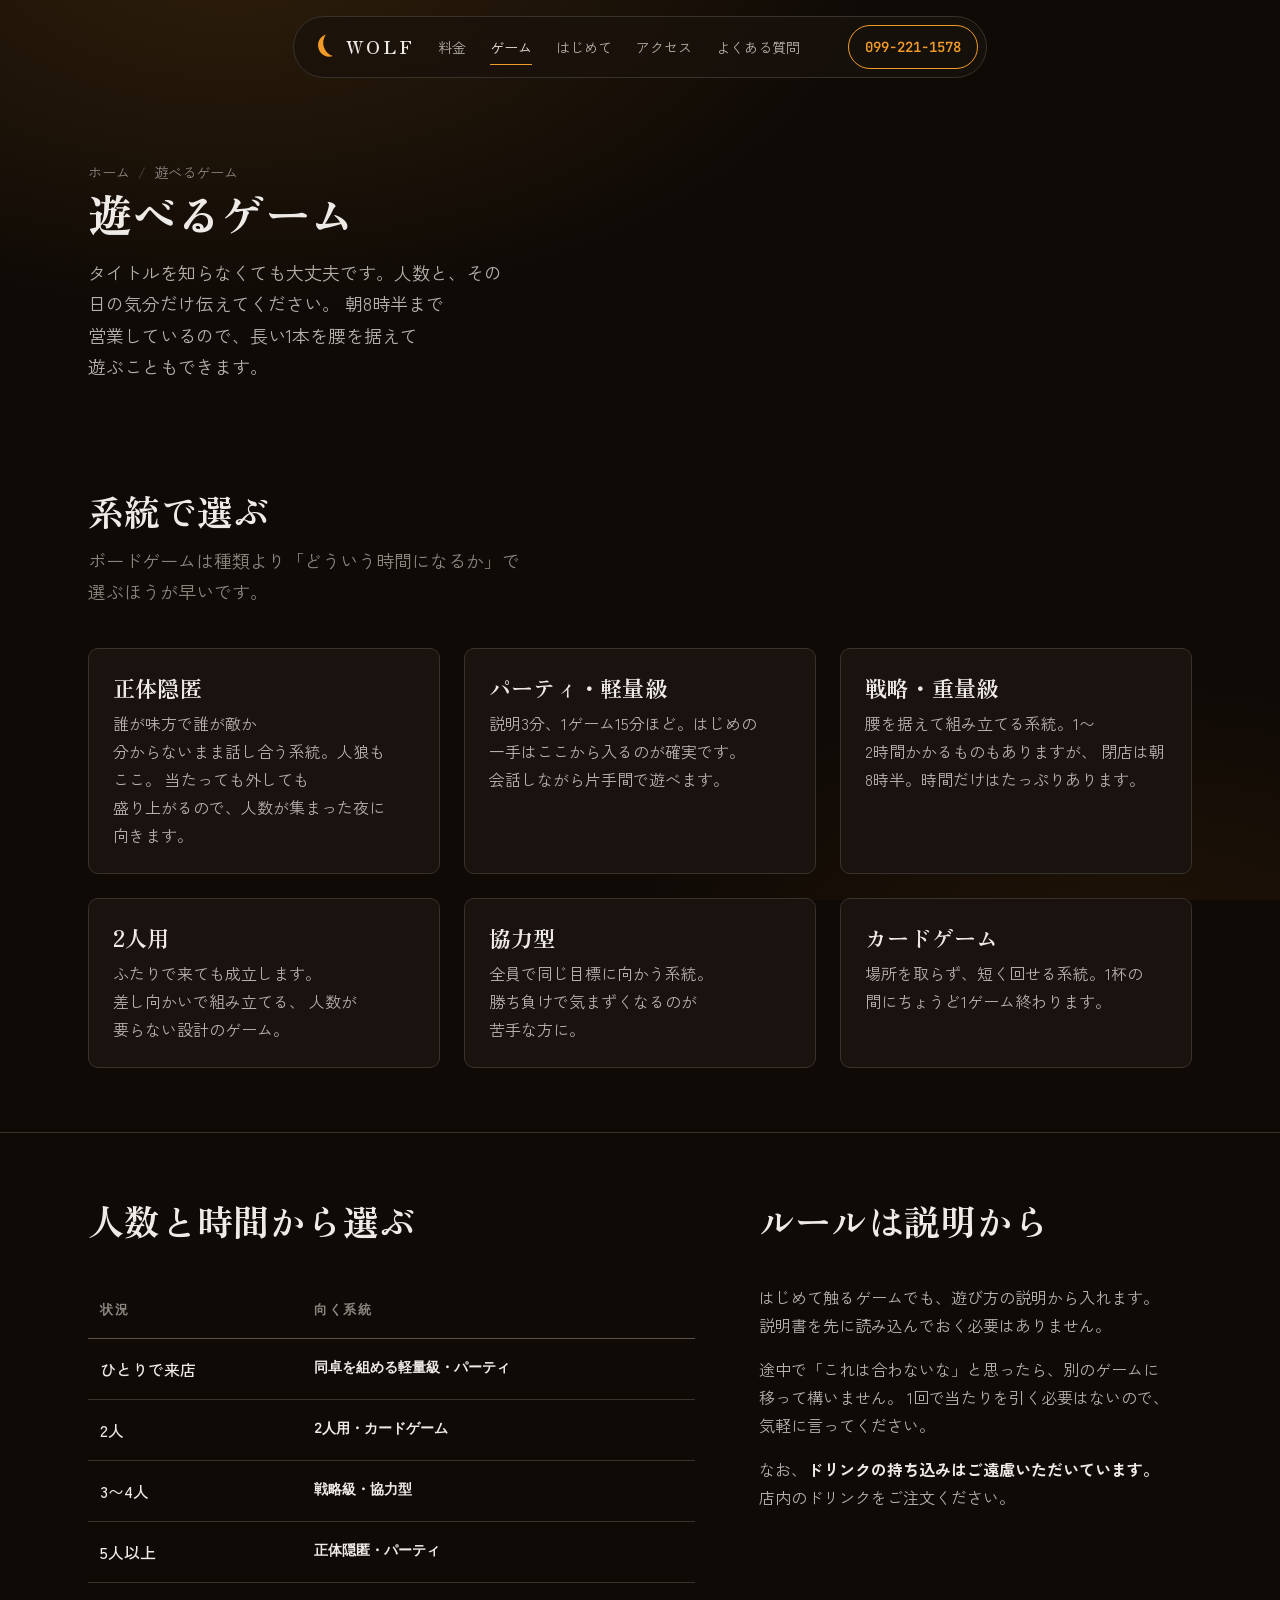
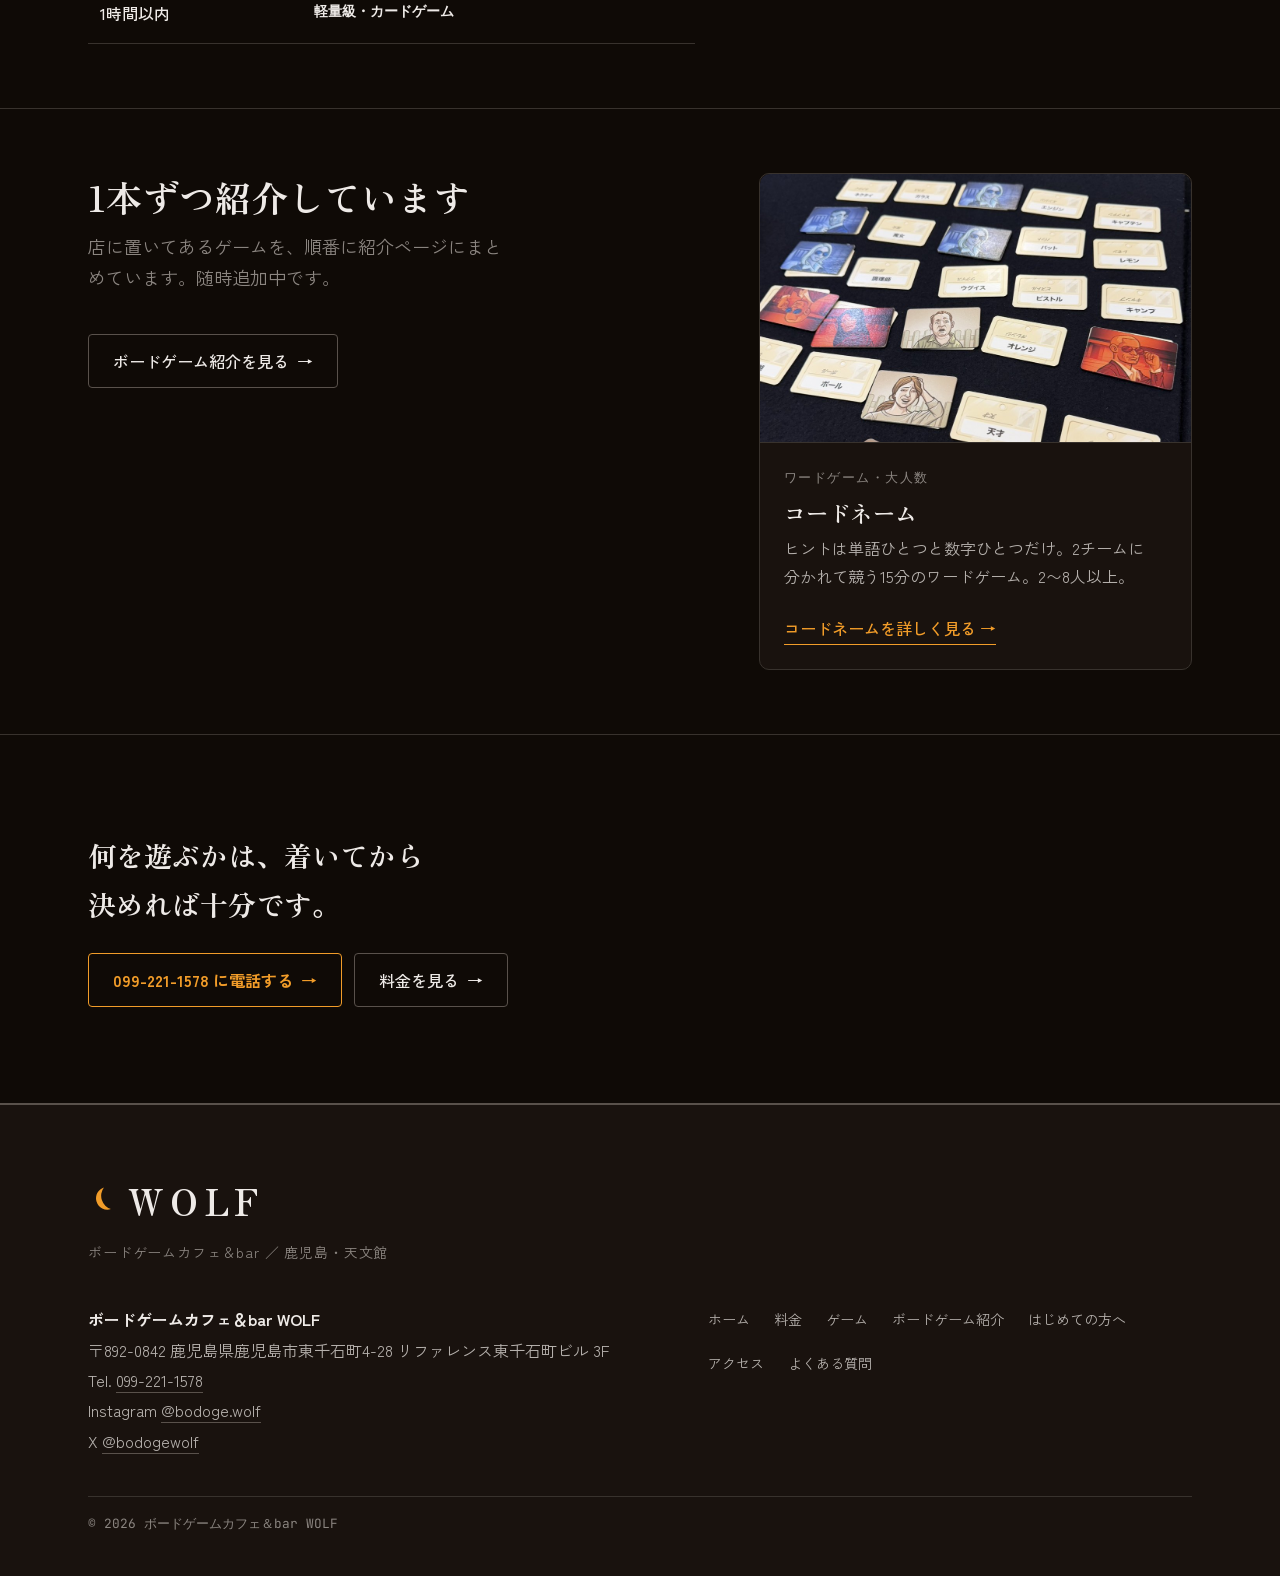
<file: games.html>
<!DOCTYPE html>
<html lang="ja">
<head>
<meta charset="utf-8">
<meta name="viewport" content="width=device-width, initial-scale=1">

<title>遊べるゲーム｜ボードゲームカフェ＆bar WOLF（鹿児島・天文館）</title>
<meta name="description" content="鹿児島・天文館のボードゲームカフェ＆bar WOLF で遊べるゲーム。正体隠匿・軽量級・戦略級・2人用まで、人数と気分で選べます。深夜1:30〜朝8:30、ルールは説明から入れます。">
<link rel="canonical" href="https://wolf-tenmonkan.com/games.html">
<meta name="robots" content="index,follow,max-image-preview:large">
<meta name="theme-color" content="#0f0a06">

<meta property="og:type" content="article">
<meta property="og:site_name" content="ボードゲームカフェ＆bar WOLF">
<meta property="og:title" content="遊べるゲーム｜ボードゲームカフェ＆bar WOLF">
<meta property="og:description" content="正体隠匿・軽量級・戦略級・2人用。人数と気分で選べます。">
<meta property="og:url" content="https://wolf-tenmonkan.com/games.html">
<meta property="og:locale" content="ja_JP">
<meta name="twitter:card" content="summary_large_image">
<meta name="twitter:site" content="@bodogewolf">
<meta property="og:image" content="https://wolf-tenmonkan.com/img/ogp.png">
<meta property="og:image:width" content="1200">
<meta property="og:image:height" content="630">
<meta name="twitter:image" content="https://wolf-tenmonkan.com/img/ogp.png">

<link rel="icon" href="favicon.svg" type="image/svg+xml">
<link rel="icon" href="img/favicon-64.png" sizes="64x64" type="image/png">
<link rel="apple-touch-icon" href="img/apple-touch-icon.png">
<link rel="preconnect" href="https://fonts.googleapis.com">
<link rel="preconnect" href="https://fonts.gstatic.com" crossorigin>
<link rel="stylesheet" href="https://fonts.googleapis.com/css2?family=JetBrains+Mono:wght@400;600&family=Zen+Kaku+Gothic+New:wght@400;500;700&family=Zen+Old+Mincho:wght@700;900&display=swap">
<link rel="stylesheet" href="css/style.css">

<script type="application/ld+json">
{
  "@context": "https://schema.org",
  "@type": "BreadcrumbList",
  "itemListElement": [
    { "@type": "ListItem", "position": 1, "name": "ホーム", "item": "https://wolf-tenmonkan.com/" },
    { "@type": "ListItem", "position": 2, "name": "遊べるゲーム", "item": "https://wolf-tenmonkan.com/games.html" }
  ]
}
</script>
</head>

<body>
<a class="skip" href="#main">本文へスキップ</a>

<header class="nav">
  <nav class="nav__pill" aria-label="メインナビゲーション">
    <a class="nav__brand" href="index.html" aria-label="ボードゲームカフェ＆bar WOLF ホーム">
      <svg class="mark" viewBox="0 0 32 32" aria-hidden="true" focusable="false"><path d="M22.5 3A13 13 0 1 0 22.5 29A16 16 0 0 1 22.5 3Z" fill="currentColor" transform="rotate(-18 16 16)"/></svg>
      <span class="nav__wordmark">WOLF</span>
    </a>
    <button class="nav__toggle" type="button" aria-expanded="false" aria-controls="nav-menu">メニュー</button>
    <ul class="nav__menu" id="nav-menu" data-open="false">
      <li><a href="price.html">料金</a></li>
      <li><a href="games.html">ゲーム</a></li>
      <li><a href="beginner.html">はじめて</a></li>
      <li><a href="access.html">アクセス</a></li>
      <li><a href="faq.html">よくある質問</a></li>
      <li><a class="nav__menu-cta" href="tel:+81992211578">099-221-1578</a></li>
    </ul>
    <a class="nav__cta" href="tel:+81992211578">099-221-1578</a>
  </nav>
</header>

<main id="main">
  <section class="pagehead">
    <div class="container">
      <nav class="crumbs" aria-label="パンくずリスト">
        <a href="index.html">ホーム</a>
        <span class="crumbs__sep" aria-hidden="true">/</span>
        <span aria-current="page">遊べるゲーム</span>
      </nav>
      <h1 class="pagehead__title enter">遊べるゲーム</h1>
      <p class="pagehead__lede enter enter--2">
        タイトルを知らなくても大丈夫です。人数と、その日の気分だけ伝えてください。
        朝8時半まで営業しているので、長い1本を腰を据えて遊ぶこともできます。
      </p>
    </div>
  </section>

  <section class="section section--tight">
    <div class="container">
      <div class="head">
        <h2 class="head__title">系統で選ぶ</h2>
        <p class="head__sub">ボードゲームは種類より「どういう時間になるか」で選ぶほうが早いです。</p>
      </div>

      <div class="cards">
        <div class="card">
          <h3 class="card__title">正体隠匿</h3>
          <p class="card__body">
            誰が味方で誰が敵か分からないまま話し合う系統。人狼もここ。
            当たっても外しても盛り上がるので、人数が集まった夜に向きます。
          </p>
        </div>
        <div class="card">
          <h3 class="card__title">パーティ・軽量級</h3>
          <p class="card__body">
            説明3分、1ゲーム15分ほど。はじめの一手はここから入るのが確実です。
            会話しながら片手間で遊べます。
          </p>
        </div>
        <div class="card">
          <h3 class="card__title">戦略・重量級</h3>
          <p class="card__body">
            腰を据えて組み立てる系統。1〜2時間かかるものもありますが、
            閉店は朝8時半。時間だけはたっぷりあります。
          </p>
        </div>
        <div class="card">
          <h3 class="card__title">2人用</h3>
          <p class="card__body">
            ふたりで来ても成立します。差し向かいで組み立てる、
            人数が要らない設計のゲーム。
          </p>
        </div>
        <div class="card">
          <h3 class="card__title">協力型</h3>
          <p class="card__body">
            全員で同じ目標に向かう系統。勝ち負けで気まずくなるのが苦手な方に。
          </p>
        </div>
        <div class="card">
          <h3 class="card__title">カードゲーム</h3>
          <p class="card__body">
            場所を取らず、短く回せる系統。1杯の間にちょうど1ゲーム終わります。
          </p>
        </div>
      </div>
    </div>
  </section>

  <section class="section section--tight">
    <div class="container split">
      <div>
        <div class="head">
          <h2 class="head__title">人数と時間から選ぶ</h2>
        </div>
        <div class="table-scroll">
          <table class="spec">
            <caption class="visually-hidden">人数・時間別のおすすめ</caption>
            <thead>
              <tr><th scope="col">状況</th><th scope="col">向く系統</th></tr>
            </thead>
            <tbody>
              <tr><th scope="row">ひとりで来店</th><td class="spec__note">同卓を組める軽量級・パーティ</td></tr>
              <tr><th scope="row">2人</th><td class="spec__note">2人用・カードゲーム</td></tr>
              <tr><th scope="row">3〜4人</th><td class="spec__note">戦略級・協力型</td></tr>
              <tr><th scope="row">5人以上</th><td class="spec__note">正体隠匿・パーティ</td></tr>
              <tr><th scope="row">1時間以内</th><td class="spec__note">軽量級・カードゲーム</td></tr>
            </tbody>
          </table>
        </div>
      </div>

      <div>
        <div class="head">
          <h2 class="head__title">ルールは説明から</h2>
        </div>
        <div class="prose">
          <p>
            はじめて触るゲームでも、遊び方の説明から入れます。
            説明書を先に読み込んでおく必要はありません。
          </p>
          <p>
            途中で「これは合わないな」と思ったら、別のゲームに移って構いません。
            1回で当たりを引く必要はないので、気軽に言ってください。
          </p>
          <p>
            なお、<strong>ドリンクの持ち込みはご遠慮いただいています。</strong>
            店内のドリンクをご注文ください。
          </p>
        </div>
      </div>
    </div>
  </section>

  <section class="section section--tight">
    <div class="container split">
      <div>
        <div class="head">
          <h2 class="head__title">1本ずつ紹介しています</h2>
          <p class="head__sub">店に置いてあるゲームを、順番に紹介ページにまとめています。随時追加中です。</p>
        </div>
        <a class="chip" href="gamelist.html">ボードゲーム紹介を見る<span class="chip__arrow" aria-hidden="true">→</span></a>
      </div>

      <div class="cards">
        <article class="card">
          <a class="shot card__shot" href="game-codenames.html" aria-label="コードネームの紹介ページへ">
            <img src="img/games/codenames-thumb.jpg" width="1108" height="693" loading="lazy" decoding="async"
                 alt="ボードゲームカフェ＆bar WOLF（鹿児島・天文館）の卓に並んだコードネームの単語カード">
          </a>
          <p class="proof__key">ワードゲーム・大人数</p>
          <h3 class="card__title">コードネーム</h3>
          <p class="card__body">
            ヒントは単語ひとつと数字ひとつだけ。2チームに分かれて競う15分のワードゲーム。2〜8人以上。
          </p>
          <p class="mt-lg">
            <a class="tlink" href="game-codenames.html">コードネームを詳しく見る<span class="chip__arrow" aria-hidden="true">→</span></a>
          </p>
        </article>
      </div>
    </div>
  </section>

  <section class="close-strip">
    <div class="container">
      <p class="close-strip__line">何を遊ぶかは、着いてから決めれば十分です。</p>
      <div class="close-strip__actions">
        <a class="chip chip--primary" href="tel:+81992211578">099-221-1578 に電話する<span class="chip__arrow" aria-hidden="true">→</span></a>
        <a class="chip" href="price.html">料金を見る<span class="chip__arrow" aria-hidden="true">→</span></a>
      </div>
    </div>
  </section>
</main>

<footer class="foot">
  <div class="container">
    <div class="foot__mast">
      <svg class="mark" viewBox="0 0 32 32" aria-hidden="true" focusable="false"><path d="M22.5 3A13 13 0 1 0 22.5 29A16 16 0 0 1 22.5 3Z" fill="currentColor" transform="rotate(-18 16 16)"/></svg>
      <span class="foot__wordmark">WOLF</span>
    </div>
    <p class="foot__tagline">ボードゲームカフェ＆bar ／ 鹿児島・天文館</p>
    <div class="foot__grid">
      <address class="foot__nap">
        <span class="foot__name">ボードゲームカフェ＆bar WOLF</span><br>
        〒892-0842 鹿児島県鹿児島市東千石町4-28 リファレンス東千石町ビル 3F<br>
        Tel. <a href="tel:+81992211578">099-221-1578</a><br>
        Instagram <a href="https://www.instagram.com/bodoge.wolf/" rel="me noopener" target="_blank">@bodoge.wolf</a><br>
        X <a href="https://x.com/bodogewolf" rel="me noopener" target="_blank">@bodogewolf</a>
      </address>
      <ul class="foot__links">
        <li><a href="index.html">ホーム</a></li>
        <li><a href="price.html">料金</a></li>
        <li><a href="games.html">ゲーム</a></li>
        <li><a href="gamelist.html">ボードゲーム紹介</a></li>
        <li><a href="beginner.html">はじめての方へ</a></li>
        <li><a href="access.html">アクセス</a></li>
        <li><a href="faq.html">よくある質問</a></li>
      </ul>
    </div>
    <p class="foot__legal">© 2026 ボードゲームカフェ＆bar WOLF</p>
  </div>
</footer>

<script src="js/site.js" defer></script>
</body>
</html>
</file>
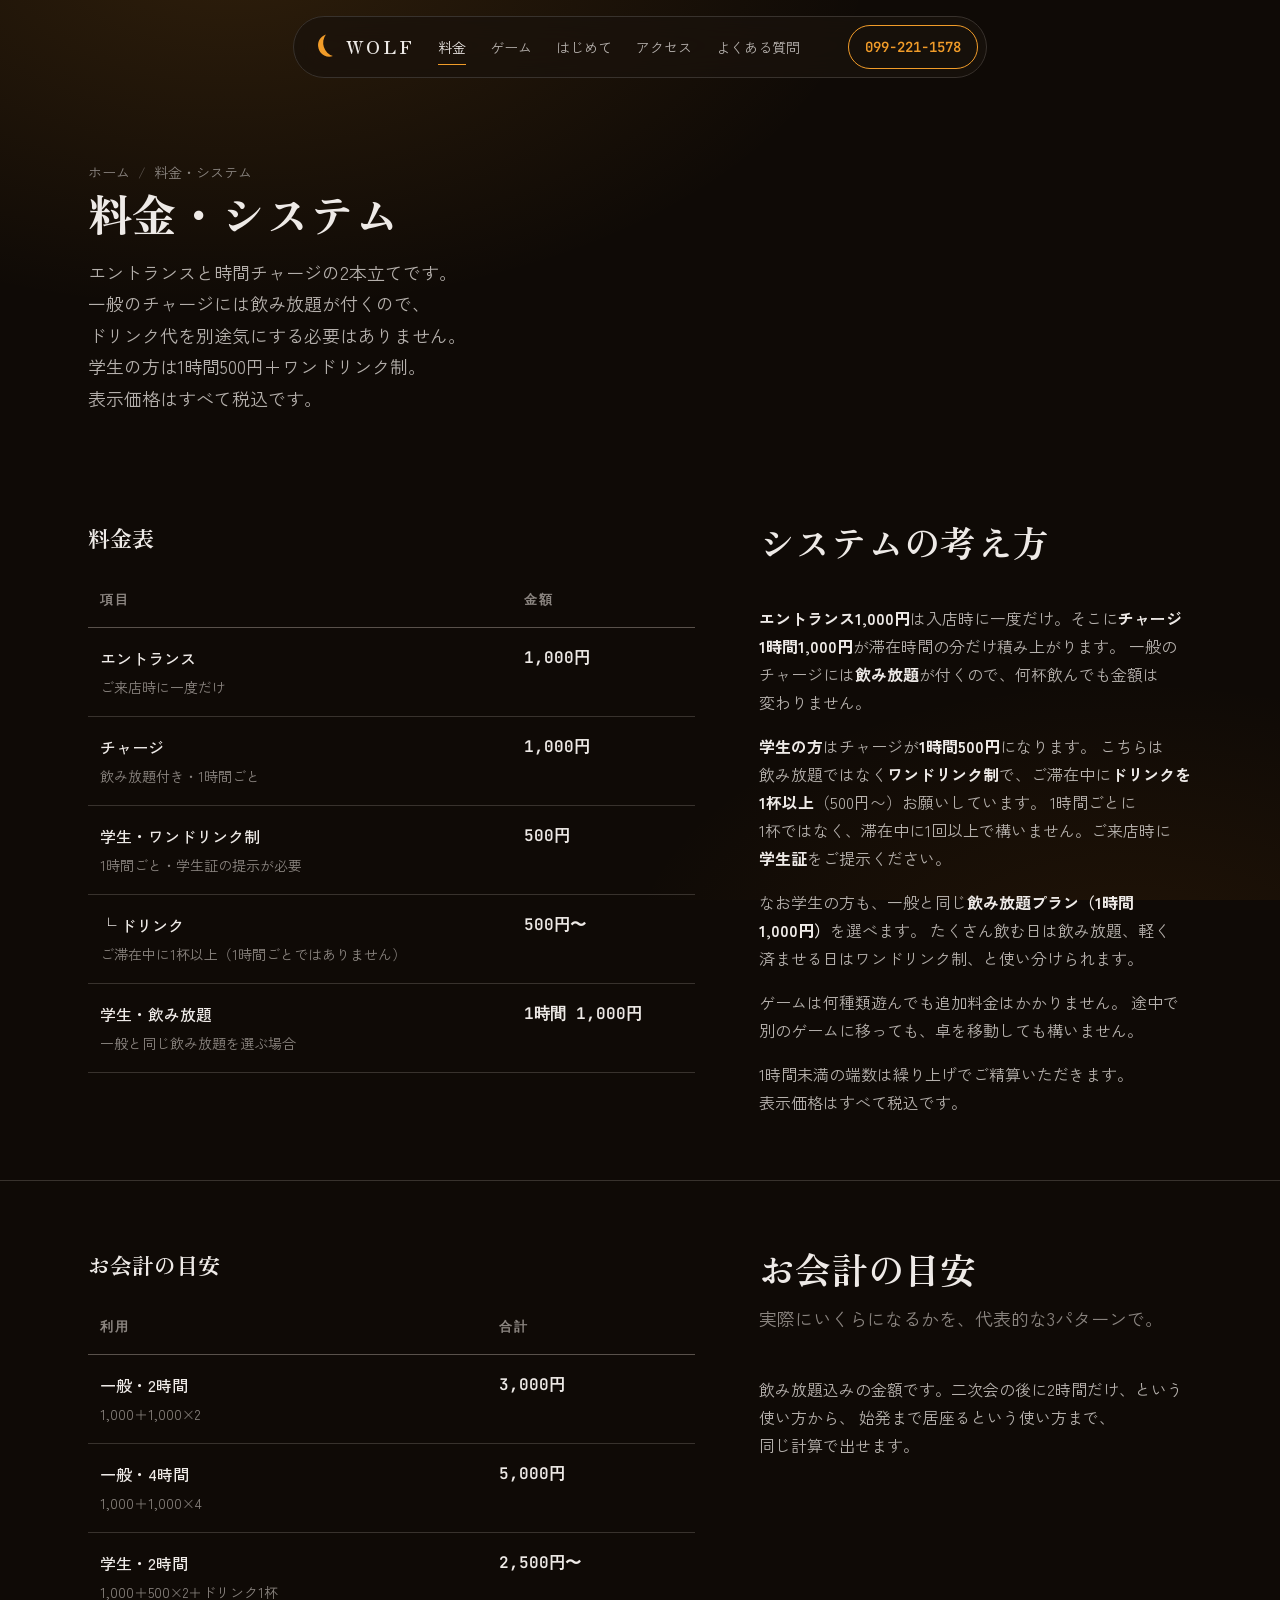
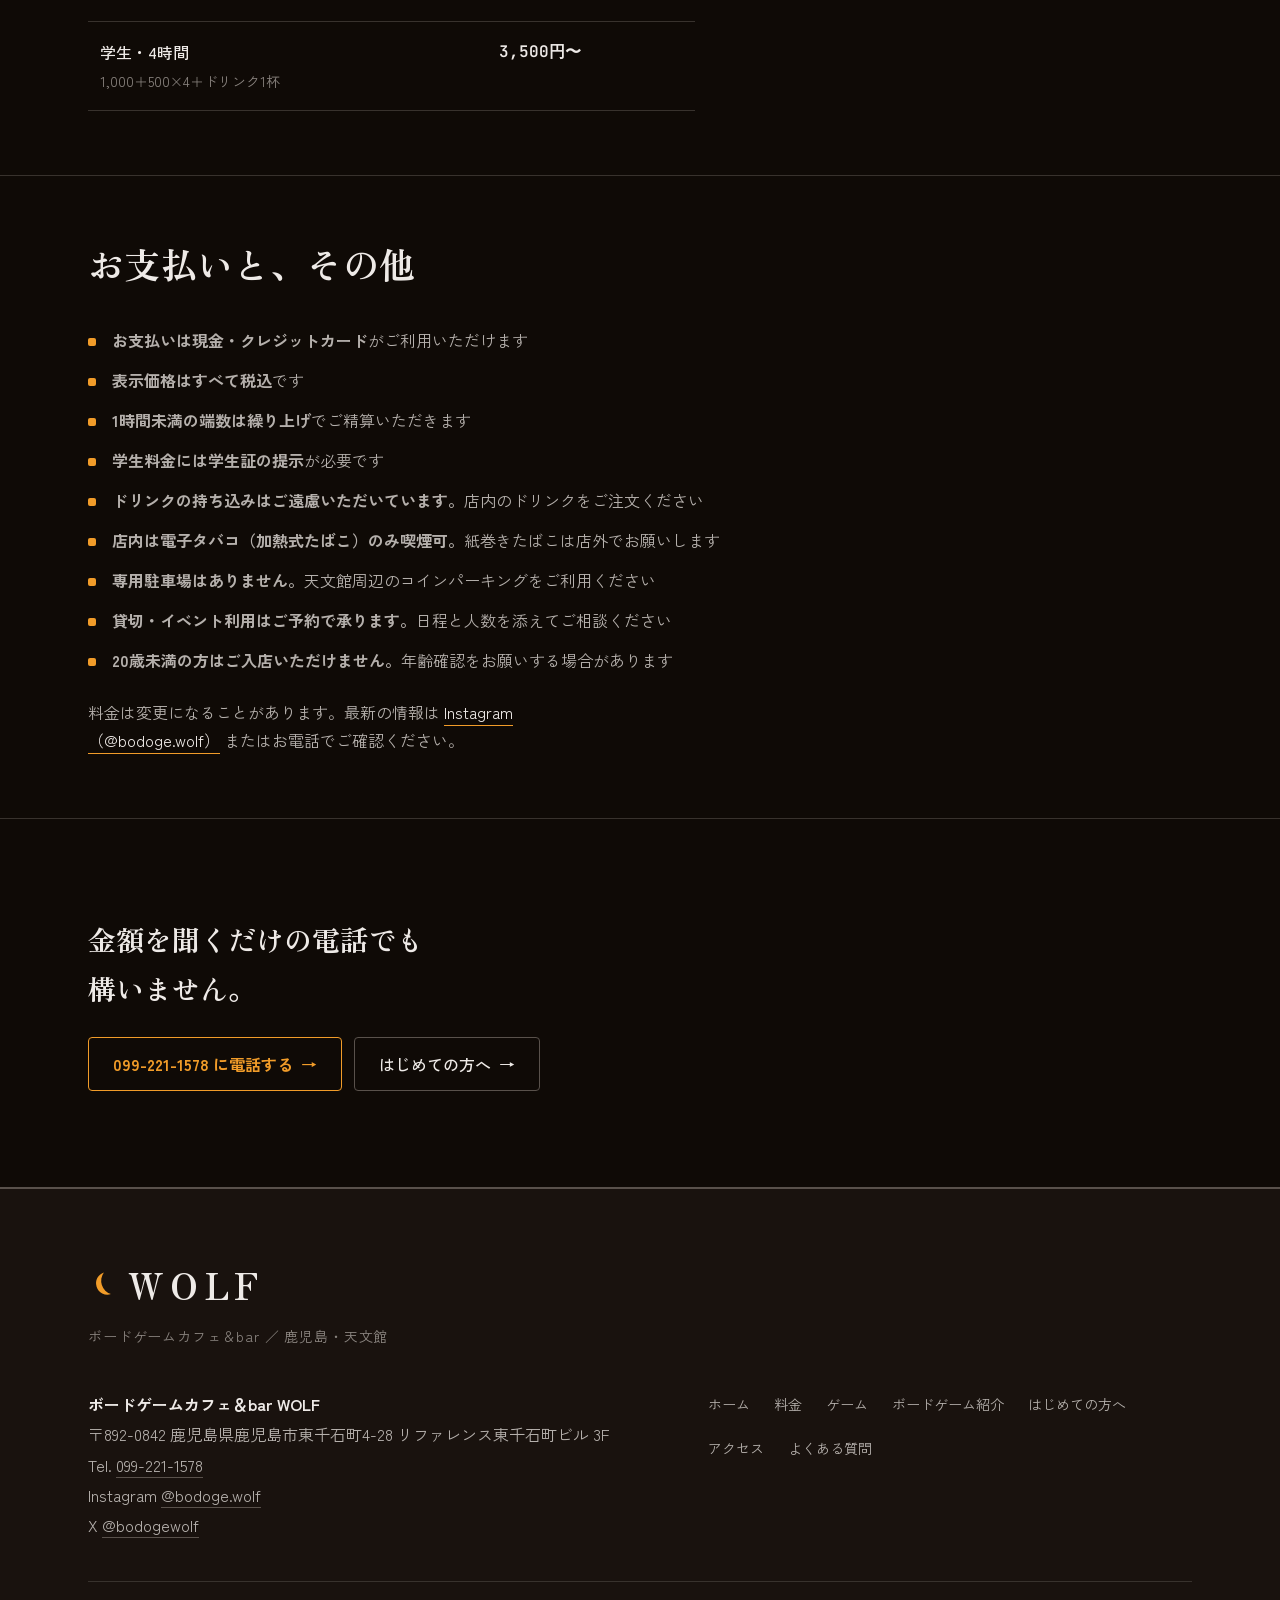
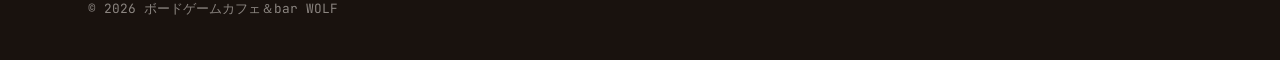
<file: price.html>
<!DOCTYPE html>
<html lang="ja">
<head>
<meta charset="utf-8">
<meta name="viewport" content="width=device-width, initial-scale=1">

<title>料金・システム｜ボードゲームカフェ＆bar WOLF（鹿児島・天文館）</title>
<meta name="description" content="エントランス1,000円＋チャージ1時間1,000円（飲み放題付き）。学生は1時間500円＋ワンドリンク制。鹿児島・天文館のボードゲームカフェ＆bar WOLF の料金とシステム。全て税込。">
<link rel="canonical" href="https://wolf-tenmonkan.com/price.html">
<meta name="robots" content="index,follow,max-image-preview:large">
<meta name="theme-color" content="#0f0a06">

<meta property="og:type" content="article">
<meta property="og:site_name" content="ボードゲームカフェ＆bar WOLF">
<meta property="og:title" content="料金・システム｜ボードゲームカフェ＆bar WOLF">
<meta property="og:description" content="エントランス1,000円＋チャージ1時間1,000円（飲み放題付き）。学生は1時間500円＋ワンドリンク制。">
<meta property="og:url" content="https://wolf-tenmonkan.com/price.html">
<meta property="og:locale" content="ja_JP">
<meta name="twitter:card" content="summary_large_image">
<meta name="twitter:site" content="@bodogewolf">
<meta property="og:image" content="https://wolf-tenmonkan.com/img/ogp.png">
<meta property="og:image:width" content="1200">
<meta property="og:image:height" content="630">
<meta name="twitter:image" content="https://wolf-tenmonkan.com/img/ogp.png">

<link rel="icon" href="favicon.svg" type="image/svg+xml">
<link rel="icon" href="img/favicon-64.png" sizes="64x64" type="image/png">
<link rel="apple-touch-icon" href="img/apple-touch-icon.png">
<link rel="preconnect" href="https://fonts.googleapis.com">
<link rel="preconnect" href="https://fonts.gstatic.com" crossorigin>
<link rel="stylesheet" href="https://fonts.googleapis.com/css2?family=JetBrains+Mono:wght@400;600&family=Zen+Kaku+Gothic+New:wght@400;500;700&family=Zen+Old+Mincho:wght@700;900&display=swap">
<link rel="stylesheet" href="css/style.css">

<script type="application/ld+json">
{
  "@context": "https://schema.org",
  "@type": "BreadcrumbList",
  "itemListElement": [
    { "@type": "ListItem", "position": 1, "name": "ホーム", "item": "https://wolf-tenmonkan.com/" },
    { "@type": "ListItem", "position": 2, "name": "料金・システム", "item": "https://wolf-tenmonkan.com/price.html" }
  ]
}
</script>
</head>

<body>
<a class="skip" href="#main">本文へスキップ</a>

<header class="nav">
  <nav class="nav__pill" aria-label="メインナビゲーション">
    <a class="nav__brand" href="index.html" aria-label="ボードゲームカフェ＆bar WOLF ホーム">
      <svg class="mark" viewBox="0 0 32 32" aria-hidden="true" focusable="false"><path d="M22.5 3A13 13 0 1 0 22.5 29A16 16 0 0 1 22.5 3Z" fill="currentColor" transform="rotate(-18 16 16)"/></svg>
      <span class="nav__wordmark">WOLF</span>
    </a>
    <button class="nav__toggle" type="button" aria-expanded="false" aria-controls="nav-menu">メニュー</button>
    <ul class="nav__menu" id="nav-menu" data-open="false">
      <li><a href="price.html">料金</a></li>
      <li><a href="games.html">ゲーム</a></li>
      <li><a href="beginner.html">はじめて</a></li>
      <li><a href="access.html">アクセス</a></li>
      <li><a href="faq.html">よくある質問</a></li>
      <li><a class="nav__menu-cta" href="tel:+81992211578">099-221-1578</a></li>
    </ul>
    <a class="nav__cta" href="tel:+81992211578">099-221-1578</a>
  </nav>
</header>

<main id="main">
  <section class="pagehead">
    <div class="container">
      <nav class="crumbs" aria-label="パンくずリスト">
        <a href="index.html">ホーム</a>
        <span class="crumbs__sep" aria-hidden="true">/</span>
        <span aria-current="page">料金・システム</span>
      </nav>
      <h1 class="pagehead__title enter">料金・システム</h1>
      <p class="pagehead__lede enter enter--2">
        エントランスと時間チャージの2本立てです。
        一般のチャージには飲み放題が付くので、ドリンク代を別途気にする必要はありません。
        学生の方は1時間500円＋ワンドリンク制。表示価格はすべて税込です。
      </p>
    </div>
  </section>

  <section class="section section--tight">
    <div class="container split">
      <div class="table-scroll">
        <table class="spec">
          <caption>料金表</caption>
          <thead>
            <tr><th scope="col">項目</th><th scope="col">金額</th></tr>
          </thead>
          <tbody>
            <tr>
              <th scope="row">エントランス<span class="spec__note"><br>ご来店時に一度だけ</span></th>
              <td>1,000円</td>
            </tr>
            <tr>
              <th scope="row">チャージ<span class="spec__note"><br>飲み放題付き・1時間ごと</span></th>
              <td>1,000円</td>
            </tr>
            <tr>
              <th scope="row">学生・ワンドリンク制<span class="spec__note"><br>1時間ごと・学生証の提示が必要</span></th>
              <td>500円</td>
            </tr>
            <tr>
              <th scope="row">└ ドリンク<span class="spec__note"><br>ご滞在中に1杯以上（1時間ごとではありません）</span></th>
              <td>500円〜</td>
            </tr>
            <tr>
              <th scope="row">学生・飲み放題<span class="spec__note"><br>一般と同じ飲み放題を選ぶ場合</span></th>
              <td>1時間 1,000円</td>
            </tr>
          </tbody>
        </table>
      </div>

      <div>
        <div class="head">
          <h2 class="head__title">システムの考え方</h2>
        </div>
        <div class="prose">
          <p>
            <strong>エントランス1,000円</strong>は入店時に一度だけ。そこに<strong>チャージ1時間1,000円</strong>が滞在時間の分だけ積み上がります。
            一般のチャージには<strong>飲み放題</strong>が付くので、何杯飲んでも金額は変わりません。
          </p>
          <p>
            <strong>学生の方</strong>はチャージが<strong>1時間500円</strong>になります。
            こちらは飲み放題ではなく<strong>ワンドリンク制</strong>で、ご滞在中に<strong>ドリンクを1杯以上</strong>（500円〜）お願いしています。
            1時間ごとに1杯ではなく、滞在中に1回以上で構いません。ご来店時に<strong>学生証</strong>をご提示ください。
          </p>
          <p>
            なお学生の方も、一般と同じ<strong>飲み放題プラン（1時間1,000円）</strong>を選べます。
            たくさん飲む日は飲み放題、軽く済ませる日はワンドリンク制、と使い分けられます。
          </p>
          <p>
            ゲームは何種類遊んでも追加料金はかかりません。
            途中で別のゲームに移っても、卓を移動しても構いません。
          </p>
          <p>
            1時間未満の端数は繰り上げでご精算いただきます。表示価格はすべて税込です。
          </p>
        </div>
      </div>
    </div>
  </section>

  <section class="section section--tight">
    <div class="container split split--flip">
      <div>
        <div class="head">
          <h2 class="head__title">お会計の目安</h2>
          <p class="head__sub">実際にいくらになるかを、代表的な3パターンで。</p>
        </div>
        <div class="prose">
          <p>
            飲み放題込みの金額です。二次会の後に2時間だけ、という使い方から、
            始発まで居座るという使い方まで、同じ計算で出せます。
          </p>
        </div>
      </div>

      <div class="table-scroll">
        <table class="spec">
          <caption>お会計の目安</caption>
          <thead>
            <tr><th scope="col">利用</th><th scope="col">合計</th></tr>
          </thead>
          <tbody>
            <tr>
              <th scope="row">一般・2時間<span class="spec__note"><br>1,000＋1,000×2</span></th>
              <td>3,000円</td>
            </tr>
            <tr>
              <th scope="row">一般・4時間<span class="spec__note"><br>1,000＋1,000×4</span></th>
              <td>5,000円</td>
            </tr>
            <tr>
              <th scope="row">学生・2時間<span class="spec__note"><br>1,000＋500×2＋ドリンク1杯</span></th>
              <td>2,500円〜</td>
            </tr>
            <tr>
              <th scope="row">学生・4時間<span class="spec__note"><br>1,000＋500×4＋ドリンク1杯</span></th>
              <td>3,500円〜</td>
            </tr>
          </tbody>
        </table>
      </div>
    </div>
  </section>

  <section class="section section--tight">
    <div class="container">
      <div class="head">
        <h2 class="head__title">お支払いと、その他</h2>
      </div>
      <ul class="ticks">
        <li><strong>お支払いは現金・クレジットカード</strong>がご利用いただけます</li>
        <li><strong>表示価格はすべて税込</strong>です</li>
        <li><strong>1時間未満の端数は繰り上げ</strong>でご精算いただきます</li>
        <li><strong>学生料金には学生証の提示</strong>が必要です</li>
        <li><strong>ドリンクの持ち込みはご遠慮いただいています。</strong>店内のドリンクをご注文ください</li>
        <li><strong>店内は電子タバコ（加熱式たばこ）のみ喫煙可。</strong>紙巻きたばこは店外でお願いします</li>
        <li><strong>専用駐車場はありません。</strong>天文館周辺のコインパーキングをご利用ください</li>
        <li><strong>貸切・イベント利用はご予約で承ります。</strong>日程と人数を添えてご相談ください</li>
        <li><strong>20歳未満の方はご入店いただけません。</strong>年齢確認をお願いする場合があります</li>
      </ul>
      <p class="prose mt-lg">
        料金は変更になることがあります。最新の情報は
        <a href="https://www.instagram.com/bodoge.wolf/" rel="noopener" target="_blank">Instagram（@bodoge.wolf）</a>
        またはお電話でご確認ください。
      </p>
    </div>
  </section>

  <section class="close-strip">
    <div class="container">
      <p class="close-strip__line">金額を聞くだけの電話でも構いません。</p>
      <div class="close-strip__actions">
        <a class="chip chip--primary" href="tel:+81992211578">099-221-1578 に電話する<span class="chip__arrow" aria-hidden="true">→</span></a>
        <a class="chip" href="beginner.html">はじめての方へ<span class="chip__arrow" aria-hidden="true">→</span></a>
      </div>
    </div>
  </section>
</main>

<footer class="foot">
  <div class="container">
    <div class="foot__mast">
      <svg class="mark" viewBox="0 0 32 32" aria-hidden="true" focusable="false"><path d="M22.5 3A13 13 0 1 0 22.5 29A16 16 0 0 1 22.5 3Z" fill="currentColor" transform="rotate(-18 16 16)"/></svg>
      <span class="foot__wordmark">WOLF</span>
    </div>
    <p class="foot__tagline">ボードゲームカフェ＆bar ／ 鹿児島・天文館</p>
    <div class="foot__grid">
      <address class="foot__nap">
        <span class="foot__name">ボードゲームカフェ＆bar WOLF</span><br>
        〒892-0842 鹿児島県鹿児島市東千石町4-28 リファレンス東千石町ビル 3F<br>
        Tel. <a href="tel:+81992211578">099-221-1578</a><br>
        Instagram <a href="https://www.instagram.com/bodoge.wolf/" rel="me noopener" target="_blank">@bodoge.wolf</a><br>
        X <a href="https://x.com/bodogewolf" rel="me noopener" target="_blank">@bodogewolf</a>
      </address>
      <ul class="foot__links">
        <li><a href="index.html">ホーム</a></li>
        <li><a href="price.html">料金</a></li>
        <li><a href="games.html">ゲーム</a></li>
        <li><a href="gamelist.html">ボードゲーム紹介</a></li>
        <li><a href="beginner.html">はじめての方へ</a></li>
        <li><a href="access.html">アクセス</a></li>
        <li><a href="faq.html">よくある質問</a></li>
      </ul>
    </div>
    <p class="foot__legal">© 2026 ボードゲームカフェ＆bar WOLF</p>
  </div>
</footer>

<script src="js/site.js" defer></script>
</body>
</html>
</file>
<file: css/style.css>
/* Hallmark · genre: atmospheric · macrostructure: Split Studio
 * theme: custom (tuned) · vibe: "深夜のバー、ランタン、盤上の嘘"
 * paper oklch(15% 0.012 60) · accent oklch(76% 0.155 68) warm
 * display Zen Old Mincho (roman) · body Zen Kaku Gothic New · outlier JetBrains Mono
 * nav: N5 floating pill · footer: Ft1 mast-headed
 * hero: H2 split diptych (ratio 7/5, right = proof column, divider = negative space)
 * features: F3 tabular spec sheet · F4 step sequence · CTA: C1 outlined chip
 * enrichment: Tier-B hand-built SVG (crescent moon, single two-arc path) + one lamp glow
 * pre-emit critique: P5 H5 E4 S5 R4 V5
 */

@import url("tokens.css");

/* ====================================================================
   Base
   ==================================================================== */

*, *::before, *::after { box-sizing: border-box; }

html {
  overflow-x: clip;
  scroll-behavior: smooth;
  -webkit-text-size-adjust: 100%;
}

body {
  overflow-x: clip;
  margin: 0;
  background-color: var(--color-paper);
  background-image: var(--glow-lamp), var(--glow-ember);
  background-repeat: no-repeat;
  background-attachment: fixed;
  color: var(--color-ink);
  font-family: var(--font-body);
  font-size: var(--text-base);
  font-weight: 400;
  line-height: 1.75;
  font-feature-settings: "palt" 1;
  /* 日本語を文節（バンセツ）単位で折り返し、「開いてい／ます」のような
     語中改行や末尾の孤立を防ぐ。未対応ブラウザは normal に自然フォールバック。 */
  word-break: auto-phrase;
  line-break: strict;
  text-rendering: optimizeLegibility;
  -webkit-font-smoothing: antialiased;
}

@media (prefers-reduced-motion: reduce) {
  html { scroll-behavior: auto; }
}

h1, h2, h3, h4 {
  font-family: var(--font-display);
  font-style: normal;
  font-weight: 700;
  line-height: 1.28;
  letter-spacing: 0.01em;
  margin: 0;
  min-width: 0;
  overflow-wrap: anywhere;
  line-break: strict;
  word-break: auto-phrase;
  text-wrap: balance;
}

p { margin: 0; }
ul, ol, dl, dd { margin: 0; padding: 0; }
li { list-style: none; }

a {
  color: inherit;
  text-decoration: none;
}

img, svg, iframe { max-width: 100%; }
img { height: auto; display: block; }

:focus-visible {
  outline: var(--rule-thick) solid var(--color-focus);
  outline-offset: 3px;
  border-radius: var(--radius-xs);
}

::selection {
  background: var(--color-accent);
  color: var(--color-paper);
}

.skip {
  position: absolute;
  left: var(--space-md);
  top: calc(var(--space-md) * -6);
  z-index: var(--z-top);
  padding: var(--space-sm) var(--space-md);
  background: var(--color-accent);
  color: var(--color-paper);
  border-radius: var(--radius-sm);
  font-weight: 700;
  white-space: nowrap;
}
.skip:focus { top: var(--space-md); }

.visually-hidden {
  position: absolute;
  width: 1px; height: 1px;
  padding: 0; margin: -1px;
  overflow: hidden;
  clip-path: inset(50%);
  white-space: nowrap;
}

/* ====================================================================
   Layout primitives
   ==================================================================== */

.container {
  width: 100%;
  max-width: var(--container);
  margin-inline: auto;
  padding-inline: var(--gutter);
}

.section { padding-block: var(--space-3xl); }
.section--tight { padding-block: var(--space-2xl); }
.section--wide  { padding-block: var(--space-4xl) var(--space-3xl); }

.section + .section { border-top: var(--rule-hair) solid var(--color-rule); }

/* Split Studio — the page's structural signature.
   Text on one half, hard proof on the other; direction alternates. */
.split {
  display: grid;
  grid-template-columns: minmax(0, 7fr) minmax(0, 5fr);
  gap: clamp(2rem, 5vw, 4.5rem);
  align-items: start;
}
.split--even { grid-template-columns: minmax(0, 1fr) minmax(0, 1fr); }
.split--flip > :first-child { order: 2; }

@media (max-width: 60rem) {
  .split { grid-template-columns: minmax(0, 1fr); gap: var(--space-xl); }
  .split--flip > :first-child { order: 0; }
}

.stack > * + * { margin-top: var(--space-md); }
.stack-lg > * + * { margin-top: var(--space-lg); }
.mt-lg { margin-top: var(--space-lg); }
.mt-xl { margin-top: var(--space-xl); }

.lede {
  font-size: var(--text-md);
  color: var(--color-muted);
  max-width: 42ch;
}

.prose {
  max-width: var(--measure);
  color: var(--color-muted);
}
.prose > * + * { margin-top: var(--space-md); }
.prose strong { color: var(--color-ink); font-weight: 700; }
.prose a {
  color: var(--color-ink);
  border-bottom: var(--rule-hair) solid var(--color-accent);
  padding-bottom: 1px;
  transition: border-bottom-width var(--dur-short) var(--ease-out);
}
.prose a:hover { border-bottom-width: var(--rule-thick); }

/* Section head — S2 hanging. Title floats in negative space, no rule,
   no eyebrow, single column (never tag-left / heading-right). */
.head { margin-bottom: var(--space-xl); }
.head__title {
  font-size: var(--text-2xl);
  font-weight: 700;
}
.head__sub {
  margin-top: var(--space-sm);
  color: var(--color-neutral);
  font-size: var(--text-md);
  max-width: 48ch;
}

/* ====================================================================
   Marks — hand-built SVG (Tier B)
   ==================================================================== */

.mark { width: 1.75em; height: 1.75em; flex: none; color: var(--color-accent); }
.mark--xl { width: min(20rem, 60vw); height: auto; }

/* ====================================================================
   Nav — N5 floating pill
   (content-sized · blur+saturate backdrop · top-centred)
   ==================================================================== */

.nav {
  position: fixed;
  inset-block-start: var(--space-md);
  inset-inline: 0;
  z-index: var(--z-nav);
  display: flex;
  justify-content: center;
  padding-inline: var(--gutter);
  pointer-events: none;
}

.nav__pill {
  pointer-events: auto;
  display: flex;
  align-items: center;
  gap: var(--space-lg);
  max-width: 100%;
  padding: var(--space-xs) var(--space-xs) var(--space-xs) var(--space-md);
  border: var(--rule-hair) solid var(--color-rule);
  border-radius: var(--radius-pill);
  background: var(--scrim-nav);
  backdrop-filter: blur(14px) saturate(150%);
  -webkit-backdrop-filter: blur(14px) saturate(150%);
}

.nav__brand {
  display: flex;
  align-items: center;
  gap: var(--space-xs);
  min-height: 44px;
  white-space: nowrap;
}
.nav__wordmark {
  font-family: var(--font-display);
  font-weight: 900;
  font-size: var(--text-md);
  letter-spacing: 0.14em;
}

.nav__menu {
  display: flex;
  align-items: center;
  gap: var(--space-lg);
}
.nav__menu a {
  position: relative;
  display: block;
  font-size: var(--text-sm);
  color: var(--color-muted);
  white-space: nowrap;
  padding-block: var(--space-2xs);
  transition: color var(--dur-short) var(--ease-out);
}
.nav__menu a::after {
  content: "";
  position: absolute;
  inset-inline: 0;
  inset-block-end: -2px;
  height: var(--rule-hair);
  background: var(--color-accent);
  transform: scaleX(0);
  transform-origin: left;
  transition: transform var(--dur-short) var(--ease-out);
}
.nav__menu a:hover { color: var(--color-ink); }
.nav__menu a:hover::after { transform: scaleX(1); }
.nav__menu a[aria-current="page"] {
  color: var(--color-ink);
}
.nav__menu a[aria-current="page"]::after { transform: scaleX(1); }

.nav__cta {
  display: inline-flex;
  align-items: center;
  gap: var(--space-2xs);
  padding: var(--space-xs) var(--space-md);
  border: var(--rule-hair) solid var(--color-accent);
  border-radius: var(--radius-pill);
  color: var(--color-accent);
  font-family: var(--font-mono);
  font-size: var(--text-sm);
  font-weight: 600;
  font-variant-numeric: tabular-nums;
  white-space: nowrap;
  min-height: 44px;
  transition: background-color var(--dur-short) var(--ease-out),
              color var(--dur-short) var(--ease-out);
}
.nav__cta:hover {
  background: var(--color-accent);
  color: var(--color-paper);
}

.nav__toggle {
  display: none;
  align-items: center;
  justify-content: center;
  min-width: 44px;
  min-height: 44px;
  padding: 0 var(--space-sm);
  border: var(--rule-hair) solid var(--color-rule);
  border-radius: var(--radius-pill);
  background: transparent;
  color: var(--color-ink);
  font-family: var(--font-body);
  font-size: var(--text-sm);
  line-height: 1;
  white-space: nowrap;
  cursor: pointer;
}

@media (max-width: 62rem) {
  /* backdrop-filter makes an element the containing block for its
     position:fixed descendants — with it on, the full-screen menu sheet
     gets trapped inside the pill's own box. Drop the blur at this width
     and carry legibility with a near-opaque scrim instead. */
  .nav__pill {
    width: 100%;
    justify-content: space-between;
    gap: var(--space-sm);
    background: var(--scrim-nav-solid);
    backdrop-filter: none;
    -webkit-backdrop-filter: none;
  }
  .nav__toggle { display: inline-flex; }
  .nav__cta { display: none; }

  /* Brand and toggle stay above the sheet so 閉じる is always reachable. */
  .nav__brand,
  .nav__toggle { position: relative; z-index: var(--z-top); }

  .nav__menu {
    position: fixed;
    inset: 0;
    z-index: var(--z-overlay);
    flex-direction: column;
    justify-content: center;
    gap: var(--space-lg);
    padding: var(--space-3xl) var(--gutter);
    overflow-y: auto;
    /* Opaque, one elevation step up from the page — dark-mode elevation
       is carried by lightness, not shadow. */
    background: var(--color-paper-2);
    visibility: hidden;
    opacity: 0;
    transition: opacity var(--dur-short) var(--ease-out),
                visibility 0s linear var(--dur-short);
  }
  .nav__menu[data-open="true"] {
    visibility: visible;
    opacity: 1;
    transition: opacity var(--dur-short) var(--ease-out);
  }
  .nav__menu a {
    font-family: var(--font-display);
    font-size: var(--text-xl);
    color: var(--color-ink);
    min-height: 44px;
    display: flex;
    align-items: center;
  }
  .nav__menu .nav__menu-cta {
    font-family: var(--font-mono);
    font-size: var(--text-lg);
    color: var(--color-accent);
    font-variant-numeric: tabular-nums;
  }
}

@media (min-width: 62.0625rem) {
  .nav__menu .nav__menu-cta { display: none; }
}

/* ====================================================================
   Hero — H2 split diptych (7/5, proof column right, divider = space)
   ==================================================================== */

.hero {
  position: relative;
  padding-block: clamp(7rem, 14vw, 11rem) var(--space-3xl);
}

.hero__display {
  font-size: var(--text-display);
  font-weight: 900;
  line-height: 1.22;
  letter-spacing: 0.005em;
}

/* The single most distinctive fact about this shop is the clock.
   Give it typographic weight rather than burying it in a details list. */
.hero__hours {
  margin-top: var(--space-lg);
  display: flex;
  flex-wrap: wrap;
  align-items: baseline;
  gap: var(--space-xs) var(--space-md);
}
.hero__hours-num {
  font-family: var(--font-mono);
  font-size: var(--text-xl);
  font-weight: 600;
  font-variant-numeric: tabular-nums;
  letter-spacing: 0.02em;
  color: var(--color-accent);
  white-space: nowrap;
}
.hero__hours-label {
  font-size: var(--text-sm);
  color: var(--color-neutral);
}

.hero__lede {
  margin-top: var(--space-md);
  font-size: var(--text-md);
  color: var(--color-muted);
  max-width: 34ch;
}

.hero__actions {
  display: flex;
  flex-wrap: wrap;
  gap: var(--space-sm);
  margin-top: var(--space-xl);
}

/* Proof column — the facts a Maps visitor came for. */
.proof {
  border: var(--rule-hair) solid var(--color-rule);
  border-radius: var(--radius-md);
  background: var(--color-paper-2);
  padding: var(--space-lg);
}

.proof__row + .proof__row {
  margin-top: var(--space-md);
  padding-top: var(--space-md);
  border-top: var(--rule-hair) solid var(--color-rule);
}

.proof__key {
  font-family: var(--font-mono);
  font-size: var(--text-xs);
  letter-spacing: 0.12em;
  text-transform: uppercase;
  color: var(--color-neutral);
}

.proof__val {
  margin-top: var(--space-2xs);
  font-size: var(--text-md);
  color: var(--color-ink);
  font-variant-numeric: tabular-nums;
}
.proof__val a {
  border-bottom: var(--rule-hair) solid var(--color-rule-strong);
  transition: border-color var(--dur-short) var(--ease-out);
}
.proof__val a:hover { border-color: var(--color-accent); }

.proof__note {
  margin-top: var(--space-2xs);
  font-size: var(--text-sm);
  color: var(--color-neutral);
}

/* ====================================================================
   Buttons — C1 outlined chip (rectangular-soft, spacious, arrow)
   ==================================================================== */

.chip {
  display: inline-flex;
  align-items: center;
  gap: var(--space-xs);
  min-height: 48px;
  padding: var(--space-sm) var(--space-lg);
  border: var(--rule-hair) solid var(--color-rule-strong);
  border-radius: var(--radius-sm);
  color: var(--color-ink);
  font-family: var(--font-body);
  font-size: var(--text-base);
  font-weight: 500;
  white-space: nowrap;
  cursor: pointer;
  background: transparent;
  transition: border-color var(--dur-short) var(--ease-out),
              color var(--dur-short) var(--ease-out),
              transform var(--dur-instant) var(--ease-out);
}
.chip:hover { border-color: var(--color-accent); color: var(--color-accent); }
.chip:active { transform: translateY(1px); }
.chip[aria-disabled="true"] { opacity: 0.45; pointer-events: none; }

.chip--primary {
  border-color: var(--color-accent);
  color: var(--color-accent);
  font-weight: 700;
}
.chip--primary:hover {
  background: var(--color-accent);
  color: var(--color-paper);
}

.chip__arrow { transition: transform var(--dur-short) var(--ease-out); }
.chip:hover .chip__arrow { transform: translateX(3px); }

/* C3 typographic link */
.tlink {
  display: inline-flex;
  align-items: center;
  gap: var(--space-2xs);
  color: var(--color-accent);
  font-weight: 500;
  white-space: nowrap;
  border-bottom: var(--rule-hair) solid var(--color-accent);
  padding-bottom: 2px;
  transition: border-bottom-width var(--dur-short) var(--ease-out);
}
.tlink:hover { border-bottom-width: var(--rule-thick); }

/* ====================================================================
   F3 — tabular spec sheet (料金 / システム)
   ==================================================================== */

.spec {
  width: 100%;
  border-collapse: collapse;
  font-variant-numeric: tabular-nums;
}
.spec caption {
  text-align: left;
  font-family: var(--font-display);
  font-size: var(--text-lg);
  font-weight: 700;
  padding-bottom: var(--space-md);
}
.spec th, .spec td {
  text-align: left;
  padding: var(--space-md) var(--space-sm);
  border-bottom: var(--rule-hair) solid var(--color-rule);
  vertical-align: top;
}
.spec thead th {
  font-family: var(--font-mono);
  font-size: var(--text-xs);
  font-weight: 600;
  letter-spacing: 0.12em;
  text-transform: uppercase;
  color: var(--color-neutral);
  border-bottom-color: var(--color-rule-strong);
}
.spec tbody th {
  font-family: var(--font-body);
  font-weight: 500;
  color: var(--color-ink);
}
.spec td:last-child {
  font-family: var(--font-mono);
  font-weight: 600;
  color: var(--color-ink);
  white-space: nowrap;
}
.spec__note {
  font-family: var(--font-body);
  font-weight: 400;
  font-size: var(--text-sm);
  color: var(--color-neutral);
  white-space: normal;
}

.table-scroll { overflow-x: auto; }

/* ====================================================================
   F4 — step sequence (来店の流れ)
   ==================================================================== */

.steps {
  display: grid;
  gap: var(--space-lg);
  counter-reset: step;
}
@media (min-width: 48rem) {
  .steps { grid-template-columns: repeat(2, minmax(0, 1fr)); gap: var(--space-xl); }
}

.step {
  position: relative;
  padding-left: var(--space-xl);
  counter-increment: step;
}
.step::before {
  content: counter(step, decimal-leading-zero);
  position: absolute;
  left: 0;
  top: 0.15em;
  font-family: var(--font-mono);
  font-size: var(--text-sm);
  font-weight: 600;
  color: var(--color-accent);
  font-variant-numeric: tabular-nums;
}
.step__title {
  font-size: var(--text-lg);
  font-weight: 700;
}
.step__body {
  margin-top: var(--space-xs);
  color: var(--color-muted);
}

/* ====================================================================
   Cards & lists
   ==================================================================== */

.cards {
  display: grid;
  gap: var(--space-lg);
  grid-template-columns: repeat(auto-fit, minmax(min(100%, 17rem), 1fr));
}

/* A list that grows over time. auto-fill holds the track width, so the
   first entry reads as one of many rather than stretching into a hero. */
.cards--list {
  grid-template-columns: repeat(auto-fill, minmax(min(100%, 20rem), 1fr));
}

.card {
  border: var(--rule-hair) solid var(--color-rule);
  border-radius: var(--radius-md);
  background: var(--color-paper-2);
  padding: var(--space-lg);
  transition: border-color var(--dur-short) var(--ease-out);
}
.card:hover { border-color: var(--color-rule-strong); }
.card__title {
  font-size: var(--text-lg);
  font-weight: 700;
}
.card__body {
  margin-top: var(--space-xs);
  color: var(--color-muted);
  font-size: var(--text-base);
}
.card .proof__key { margin-bottom: var(--space-xs); }

/* Marked list */
.ticks > li {
  position: relative;
  padding-left: var(--space-lg);
  color: var(--color-muted);
}
.ticks > li + li { margin-top: var(--space-sm); }
.ticks > li::before {
  content: "";
  position: absolute;
  left: 0;
  top: 0.75em;
  width: 8px; height: 8px;
  background: var(--color-accent);
  border-radius: var(--radius-xs);
}

/* ====================================================================
   FAQ — details/summary
   ==================================================================== */

.qa { border-top: var(--rule-hair) solid var(--color-rule); }
.qa__item { border-bottom: var(--rule-hair) solid var(--color-rule); }
.qa__q {
  display: flex;
  align-items: baseline;
  justify-content: space-between;
  gap: var(--space-md);
  padding: var(--space-lg) 0;
  cursor: pointer;
  font-family: var(--font-display);
  font-size: var(--text-md);
  font-weight: 700;
  list-style: none;
  min-height: 44px;
  transition: color var(--dur-short) var(--ease-out);
}
.qa__q::-webkit-details-marker { display: none; }
.qa__q:hover { color: var(--color-accent); }
.qa__sign {
  flex: none;
  font-family: var(--font-mono);
  font-size: var(--text-md);
  color: var(--color-accent);
}
.qa__item[open] .qa__sign { transform: rotate(45deg); }
.qa__a {
  padding-bottom: var(--space-lg);
  color: var(--color-muted);
  max-width: var(--measure);
}
.qa__a > * + * { margin-top: var(--space-sm); }

/* ====================================================================
   要確認 marker — a deliberate hole, not a fabricated value
   ==================================================================== */

.tbc {
  display: inline-flex;
  align-items: center;
  gap: var(--space-2xs);
  padding: 0.1em 0.6em;
  border: var(--rule-hair) dashed var(--color-accent);
  border-radius: var(--radius-xs);
  color: var(--color-accent);
  font-family: var(--font-body);
  font-size: var(--text-sm);
  font-weight: 500;
  white-space: nowrap;
}

/* ====================================================================
   Map
   ==================================================================== */

.map {
  position: relative;
  border: var(--rule-hair) solid var(--color-rule);
  border-radius: var(--radius-md);
  overflow: hidden;
  aspect-ratio: 4 / 3;
  background: var(--color-paper-2);
}
.map iframe { width: 100%; height: 100%; border: 0; display: block; }

/* ====================================================================
   Photos — same framed-well idiom as .map, so a photo and a map read
   as the same kind of object on the page.
   ==================================================================== */

.shot {
  /* .shot is used on <a> as well as <div> — aspect-ratio is ignored on
     inline non-replaced boxes, so the display is not optional here. */
  display: block;
  position: relative;
  border: var(--rule-hair) solid var(--color-rule);
  border-radius: var(--radius-md);
  overflow: hidden;
  aspect-ratio: 3 / 2;
  background: var(--color-paper-2);
}
.shot img {
  width: 100%;
  height: 100%;
  object-fit: cover;
}

/* Photo + caption. The caption sits outside the frame, like a plate. */
.shot-fig { margin: 0; }
.shot-fig__caption {
  margin-top: var(--space-sm);
  font-size: var(--text-sm);
  color: var(--color-neutral);
}

/* Gallery row. Wraps to one column on narrow screens. */
.shots {
  display: grid;
  gap: var(--space-lg);
  grid-template-columns: repeat(auto-fit, minmax(min(100%, 14rem), 1fr));
}

/* Thumbnail bled to a card's edges — cancels the card's own padding,
   so the photo meets the border with no seam. */
.card__shot {
  margin: calc(var(--space-lg) * -1) calc(var(--space-lg) * -1) var(--space-lg);
  border: 0;
  border-bottom: var(--rule-hair) solid var(--color-rule);
  border-radius: var(--radius-md) var(--radius-md) 0 0;
  aspect-ratio: 16 / 10;
}
.card__shot img { transition: transform var(--dur-mid) var(--ease-out); }
@media (prefers-reduced-motion: no-preference) {
  .card:hover .card__shot img { transform: scale(1.03); }
}

/* ====================================================================
   Breadcrumbs
   ==================================================================== */

.crumbs {
  display: flex;
  flex-wrap: wrap;
  align-items: center;
  gap: var(--space-xs);
  font-size: var(--text-sm);
  color: var(--color-neutral);
  padding-block: var(--space-md) 0;
}
.crumbs a { white-space: nowrap; }
.crumbs a:hover { color: var(--color-accent); }
.crumbs__sep { color: var(--color-rule-strong); }

/* Page header for sub-pages */
.pagehead { padding-block: clamp(6.5rem, 12vw, 9rem) var(--space-xl); }
.pagehead__title {
  font-size: var(--text-display-s);
  font-weight: 900;
}
.pagehead__lede {
  margin-top: var(--space-md);
  font-size: var(--text-md);
  color: var(--color-muted);
  max-width: 46ch;
}

/* ====================================================================
   Closing CTA strip
   ==================================================================== */

.close-strip {
  border-top: var(--rule-hair) solid var(--color-rule);
  padding-block: var(--space-3xl);
  text-align: left;
}
.close-strip__line {
  font-family: var(--font-display);
  font-size: var(--text-xl);
  font-weight: 700;
  max-width: 22ch;
}
.close-strip__actions {
  display: flex;
  flex-wrap: wrap;
  gap: var(--space-sm);
  margin-top: var(--space-lg);
}

/* ====================================================================
   Footer — Ft1 mast-headed (wordmark 2xl · tagline roman · links inline)
   ==================================================================== */

.foot {
  border-top: var(--rule-thick) solid var(--color-rule-strong);
  padding-block: var(--space-2xl) var(--space-xl);
  background: var(--color-paper-2);
}

.foot__mast {
  display: flex;
  align-items: center;
  gap: var(--space-sm);
}
.foot__wordmark {
  font-family: var(--font-display);
  font-size: var(--text-2xl);
  font-weight: 900;
  letter-spacing: 0.16em;
}
.foot__tagline {
  margin-top: var(--space-xs);
  color: var(--color-neutral);
  font-size: var(--text-sm);
  letter-spacing: 0.06em;
}

.foot__grid {
  display: grid;
  gap: var(--space-xl);
  margin-top: var(--space-xl);
  grid-template-columns: minmax(0, 1fr);
}
@media (min-width: 48rem) {
  .foot__grid { grid-template-columns: minmax(0, 1.2fr) minmax(0, 1fr); }
}

.foot__nap {
  font-style: normal;
  color: var(--color-muted);
  line-height: 1.9;
}
.foot__nap a {
  border-bottom: var(--rule-hair) solid var(--color-rule-strong);
  white-space: nowrap;
  transition: border-color var(--dur-short) var(--ease-out);
}
.foot__nap a:hover { border-color: var(--color-accent); }
.foot__nap .foot__name { color: var(--color-ink); font-weight: 700; }

.foot__links {
  display: flex;
  flex-wrap: wrap;
  gap: var(--space-md) var(--space-lg);
  align-content: start;
}
.foot__links a {
  color: var(--color-muted);
  font-size: var(--text-sm);
  white-space: nowrap;
  border-bottom: var(--rule-hair) solid transparent;
  transition: border-color var(--dur-short) var(--ease-out),
              color var(--dur-short) var(--ease-out);
}
.foot__links a:hover {
  color: var(--color-ink);
  border-bottom-color: var(--color-accent);
}

.foot__legal {
  margin-top: var(--space-xl);
  padding-top: var(--space-md);
  border-top: var(--rule-hair) solid var(--color-rule);
  color: var(--color-neutral);
  font-size: var(--text-xs);
  font-family: var(--font-mono);
}

/* ====================================================================
   Motion — one orchestrated entrance, then the page just is
   ==================================================================== */

@media (prefers-reduced-motion: no-preference) {
  .enter {
    opacity: 0;
    transform: translateY(10px);
    animation: enter var(--dur-long) var(--ease-out) forwards;
  }
  .enter--2 { animation-delay: 80ms; }
  .enter--3 { animation-delay: 160ms; }
}

@keyframes enter {
  to { opacity: 1; transform: none; }
}

@media (prefers-reduced-motion: reduce) {
  *, *::before, *::after {
    animation-duration: 0.01ms !important;
    animation-iteration-count: 1 !important;
    transition-duration: 150ms !important;
  }
  .enter { opacity: 1; transform: none; }
}
</file>
